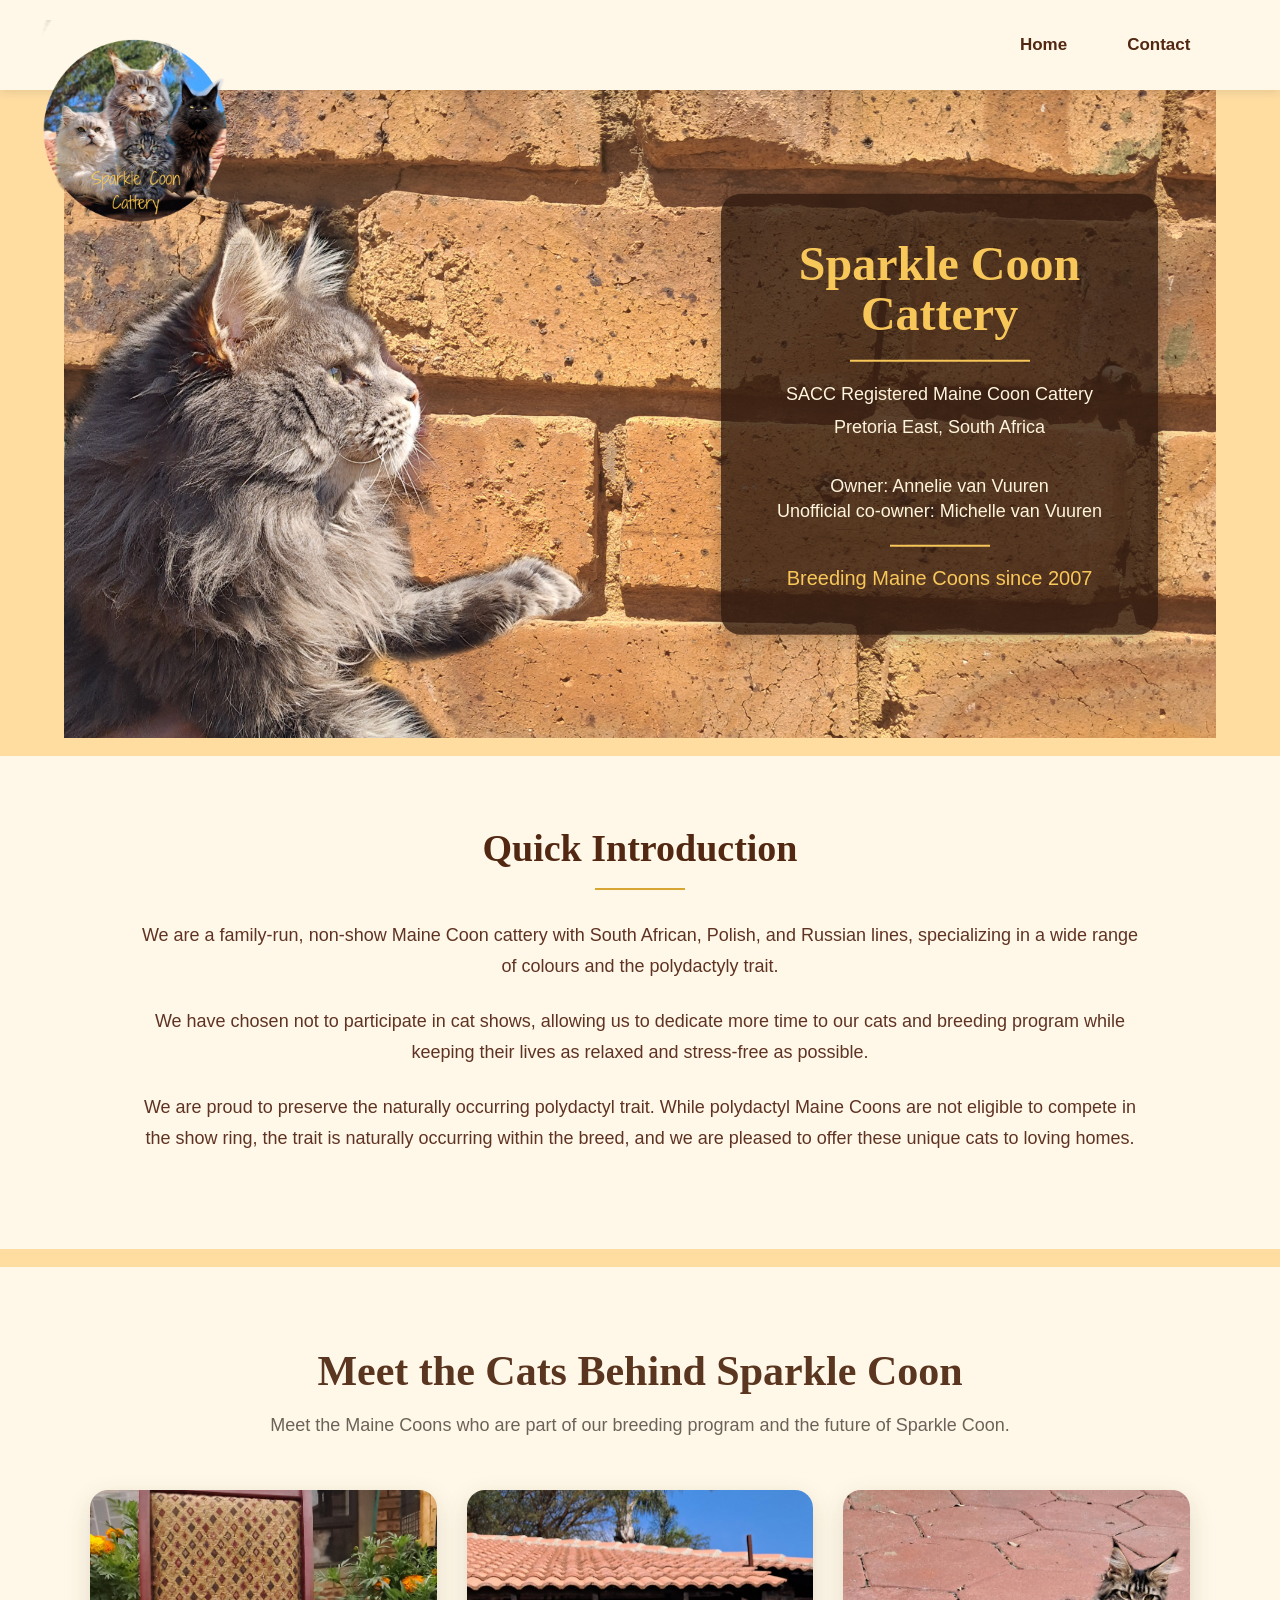
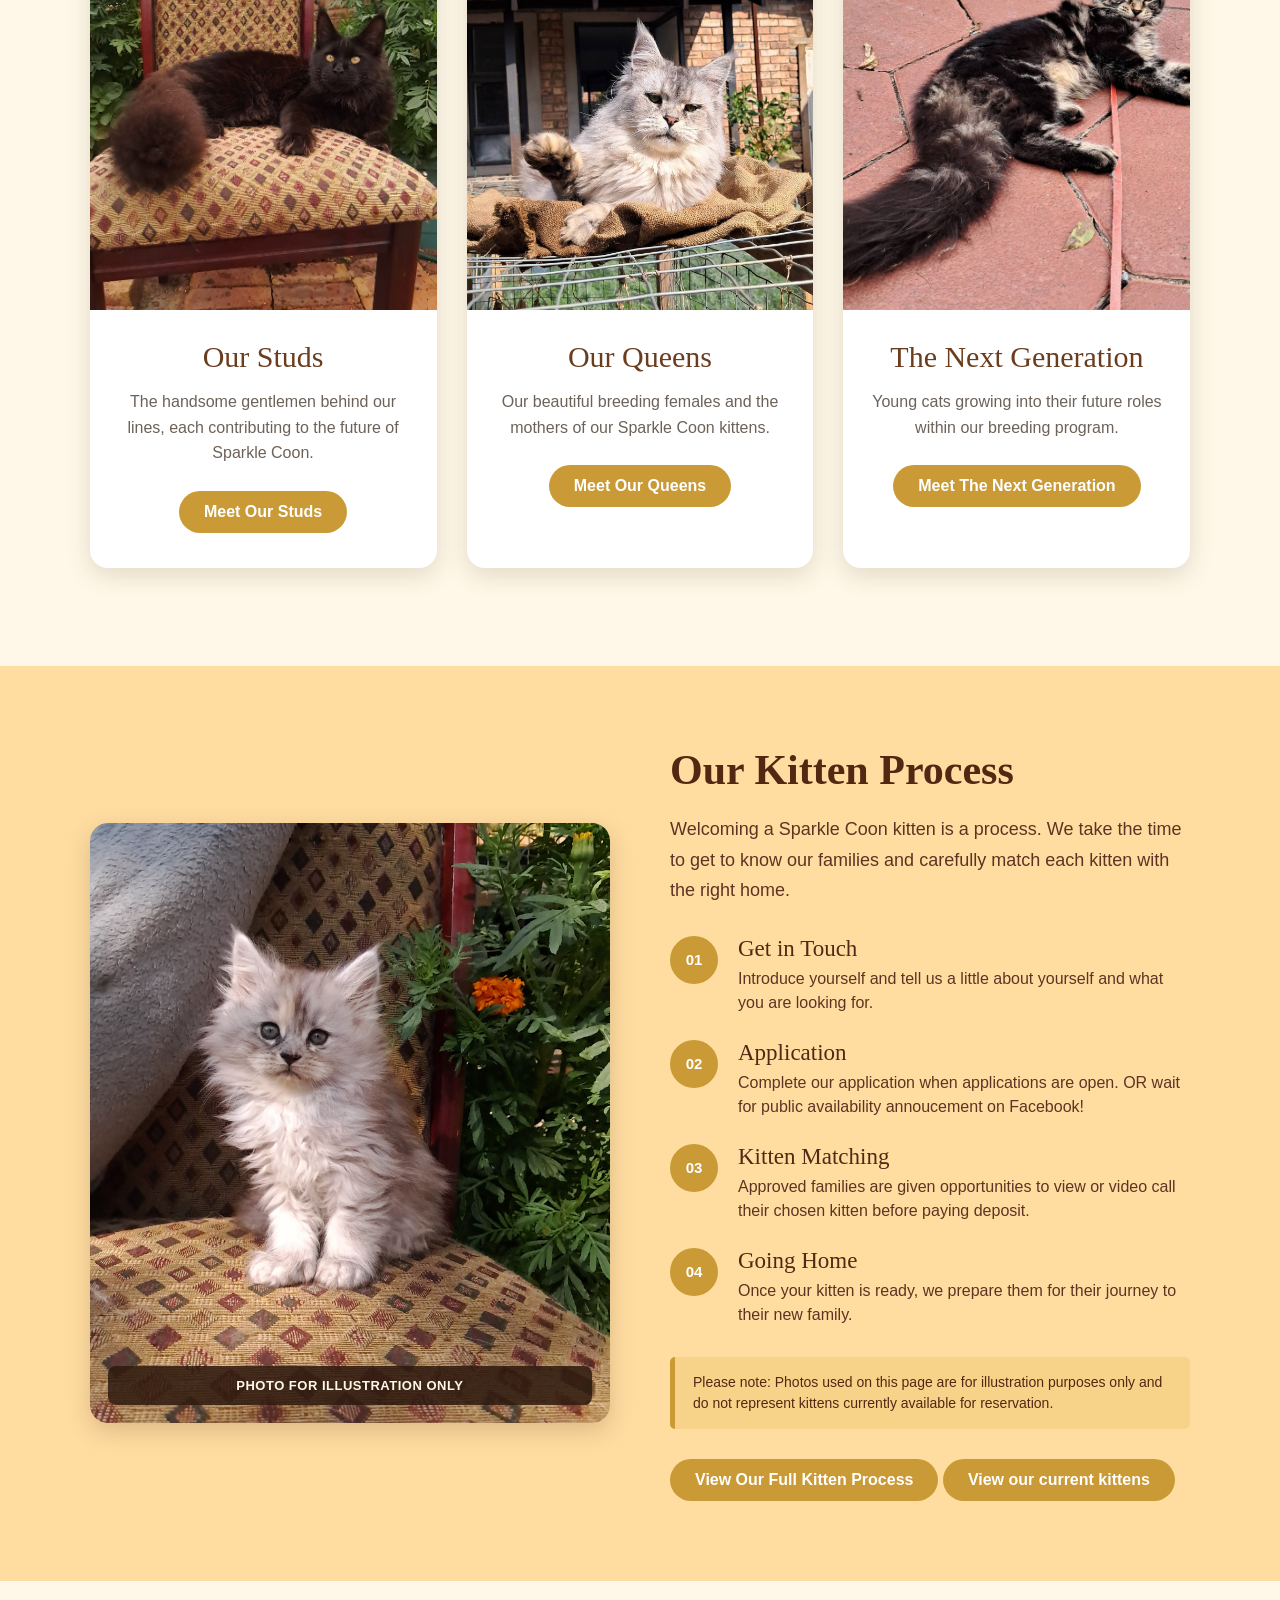
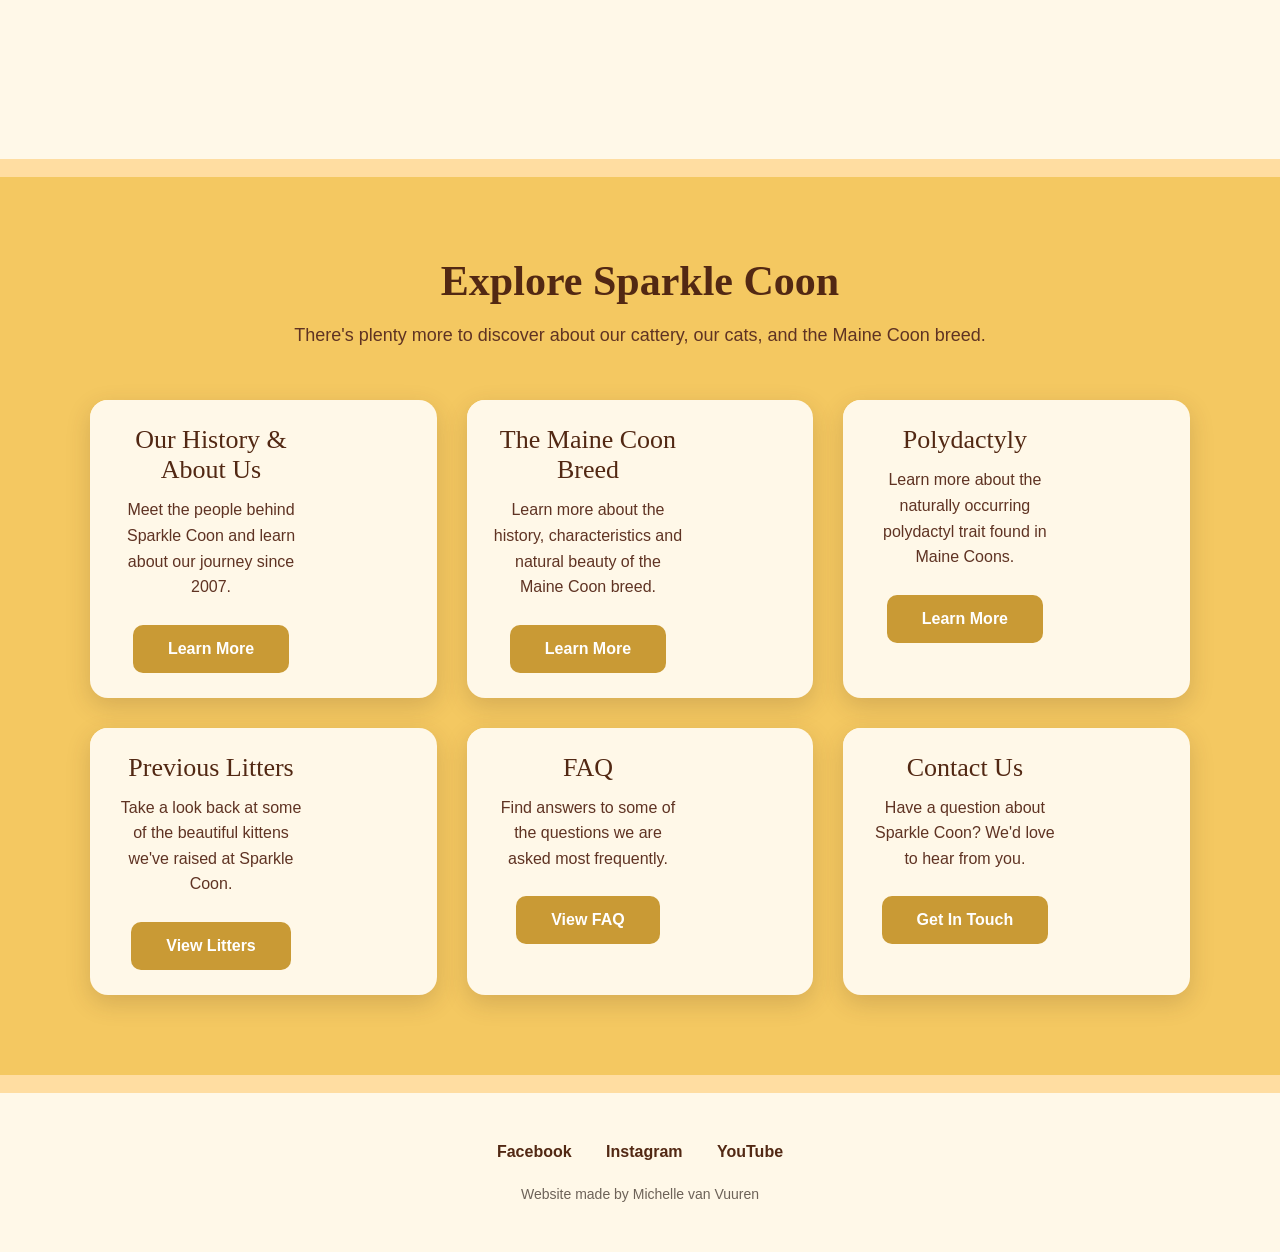
<file: index.html>
<!DOCTYPE html>
<html  lang="en">

<head>
    <meta charset="UTF-8">

    <meta name="viewport" content="width=device-width, initial-scale=1.0">

    <title> Sparkle Coon Cattery </title>
    <link rel="stylesheet" href="style.css">
    
</head>

<body>
    
<header class="site-header">

    <img class="site-logo" src="images/Logo.png" alt="Sparkle Coon Cattery Logo">

    <nav>
        <a href="index.html">Home</a>
        <a href="Contact-us.html">Contact</a>
    </nav>

</header>


<section class="hero">

    <img class="hero-image" src="images/ThunderWelcome.png" alt="Sparkle Coon's Thunder">

    <div class="hero-overlay">

        <h1>Sparkle Coon<br>Cattery</h1>

        <div class="hero-line"></div>

        <p>SACC Registered Maine Coon Cattery</p>

        <p>Pretoria East, South Africa</p>
        <br>
        <p>Owner: Annelie van Vuuren <br>
        Unofficial co-owner: Michelle van Vuuren</p>

        <div class="hero-line small"></div>

        <h3>Breeding Maine Coons since 2007</h3>

    </div>

</section>
<br>
 <section class="about">

    <div class="about-content">

        <h2>Quick Introduction</h2>

        <p>
            We are a family-run, non-show Maine Coon cattery with
            South African, Polish, and Russian lines, specializing
            in a wide range of colours and the polydactyly trait.
        </p>

        <p>
            We have chosen not to participate in cat shows, allowing
            us to dedicate more time to our cats and breeding program
            while keeping their lives as relaxed and stress-free as
            possible.
        </p>

        <p>
            We are proud to preserve the naturally occurring
            polydactyl trait. While polydactyl Maine Coons are not
            eligible to compete in the show ring, the trait is
            naturally occurring within the breed, and we are pleased
            to offer these unique cats to loving homes.
        </p>


    </div>

</section>
<br>

<section class="our-cats">

    <div class="our-cats-heading">
        <h2>Meet the Cats Behind Sparkle Coon</h2>

        <p>
            Meet the Maine Coons who are part of our breeding program
            and the future of Sparkle Coon.
        </p>
    </div>


    <div class="cat-cards">

        <!-- STUDS -->
        <div class="cat-card">

            <div class="cat-image">
                <img src="images/LeeuLeeu.jpg" alt="Sparkle Coon Stud">
            </div>

            <div class="cat-card-content">

                <h3>Our Studs</h3>

                <p>
                    The handsome gentlemen behind our lines,
                    each contributing to the future of Sparkle Coon.
                </p>

                <a href="Studs.html" class="cat-button">
                    Meet Our Studs
                </a>

            </div>

        </div>


        <!-- QUEENS -->
        <div class="cat-card">

            <div class="cat-image">
                <img src="images/Silvy.jpg" alt="Sparkle Coon Queen">
            </div>

            <div class="cat-card-content">

                <h3>Our Queens</h3>

                <p>
                    Our beautiful breeding females and the mothers
                    of our Sparkle Coon kittens.
                </p>

                <a href="queens.html" class="cat-button">
                    Meet Our Queens
                </a>

            </div>

        </div>


        <!-- NEXT GENERATION -->
        <div class="cat-card">

            <div class="cat-image">
                <img src="images/Echonxtgen.jpg" alt="Sparkle Coon Future Breeding Cat">
            </div>

            <div class="cat-card-content">

                <h3>The Next Generation</h3>

                <p>
                    Young cats growing into their future roles
                    within our breeding program.
                </p>

                <a href="Nextgeneration.html" class="cat-button">
                    Meet The Next Generation
                </a>

            </div>

        </div>

    </div>
    <br>
</section>
<section class="kitten-process">

    <div class="kitten-process-content">

        <!-- KITTEN PHOTO -->

        <div class="kitten-process-image">

            <img src="images/BabyMystique.jpg"
                 alt="Maine Coon kitten">

            <div class="kitten-photo-notice">
                PHOTO FOR ILLUSTRATION ONLY
            </div>

        </div>


        <!-- PROCESS INFORMATION -->

        <div class="kitten-process-info">

            <h2>Our Kitten Process</h2>

            <p class="kitten-intro">
                Welcoming a Sparkle Coon kitten is a process.
                We take the time to get to know our families and
                carefully match each kitten with the right home.
            </p>


            <div class="process-step">

                <span class="process-number">01</span>

                <div>
                    <h3>Get in Touch</h3>

                    <p>
                        Introduce yourself and tell us a little
                        about yourself and what you are looking for.
                    </p>
                </div>

            </div>


            <div class="process-step">

                <span class="process-number">02</span>

                <div>
                    <h3>Application</h3>

                    <p>
                        Complete our application when applications
                        are open. OR wait for public availability annoucement on Facebook!
                    </p>
                </div>

            </div>


            <div class="process-step">

                <span class="process-number">03</span>

                <div>
                    <h3>Kitten Matching</h3>

                    <p>
                        Approved families are given opportunities to view or video call their chosen kitten before paying deposit.
                    </p>
                </div>

            </div>


            <div class="process-step">

                <span class="process-number">04</span>

                <div>
                    <h3>Going Home</h3>

                    <p>
                        Once your kitten is ready, we prepare them
                        for their journey to their new family.
                    </p>
                </div>

            </div>


            <p class="kitten-photo-warning">
                Please note: Photos used on this page are for
                illustration purposes only and do not represent
                kittens currently available for reservation.
            </p>


            <a href="Kitten-process.html" class="cat-button">
                View Our Full Kitten Process
            </a>
            <a href="Currentkittens.html" class="cat-button">
                View our current kittens
            </a>

        </div>

    </div>

</section>

  <section class="empty">
        <br>
    </section>
    <br>

    <section class="explore-section">

    <div class="explore-heading">

        <h2>Explore Sparkle Coon</h2>

        <p>
            There's plenty more to discover about our cattery,
            our cats, and the Maine Coon breed.
        </p>

    </div>


    <div class="explore-grid">


        <!-- OUR HISTORY -->

        <div class="explore-card">

            

            <div class="explore-content">

                <h3>Our History &amp; About Us</h3>

                <p>
                    Meet the people behind Sparkle Coon and
                    learn about our journey since 2007.
                </p>

                <a href="Our History.html" class="cat-button">
                    Learn More
                </a>

            </div>

        </div>



        <!-- MAINE COON BREED -->

        <div class="explore-card">

            <div class="explore-content">

                <h3>The Maine Coon Breed</h3>

                <p>
                    Learn more about the history, characteristics
                    and natural beauty of the Maine Coon breed.
                </p>

                <a href="Mainecoon.html" class="cat-button">
                    Learn More
                </a>

            </div>

        </div>



        <!-- POLYDACTYLY -->

        <div class="explore-card">


            <div class="explore-content">

                <h3>Polydactyly</h3>

                <p>
                    Learn more about the naturally occurring
                    polydactyl trait found in Maine Coons.
                </p>

                <a href="Polydactyly.html" class="cat-button">
                    Learn More
                </a>

            </div>

        </div>



        <!-- PREVIOUS LITTERS -->


        <div class="explore-card">

            <div class="explore-content">

                <h3>Previous Litters</h3>

                <p>
                    Take a look back at some of the beautiful
                    kittens we've raised at Sparkle Coon.
                </p>

                <a href="previous-litters.html" class="cat-button">
                    View Litters
                </a>

            </div>

        </div>



        <!-- FAQ -->

        <div class="explore-card">

            <div class="explore-content">

                <h3>FAQ</h3>

                <p>
                    Find answers to some of the questions
                    we are asked most frequently.
                </p>

                <a href="FAQ.html" class="cat-button">
                    View FAQ
                </a>

            </div>

        </div>



        <!-- CONTACT -->

        <div class="explore-card">

            <div class="explore-content">

                <h3>Contact Us</h3>

                <p>
                    Have a question about Sparkle Coon?
                    We'd love to hear from you.
                </p>

                <a href="Contact-us.html" class="cat-button">
                    Get In Touch
                </a>

            </div>

        </div>


    </div>

</section>


    <br>

    <!-- ==============================
     FOOTER
================================= -->

<section class="moreinfo">

    <a href="https://www.facebook.com/Sparklecoon"
       target="_blank">
        Facebook
    </a>

    <a href="https://www.instagram.com/sparklecoon_mainecooncattery/"
       target="_blank">
        Instagram
    </a>

    <a href="https://www.youtube.com/@MaineCoon_SparkleCoon"
       target="_blank">
        YouTube
    </a>

    <p>
        Website made by Michelle van Vuuren
    </p>

</section>
    


    <script src="script.js"></script>
</body>









</html>
</file>
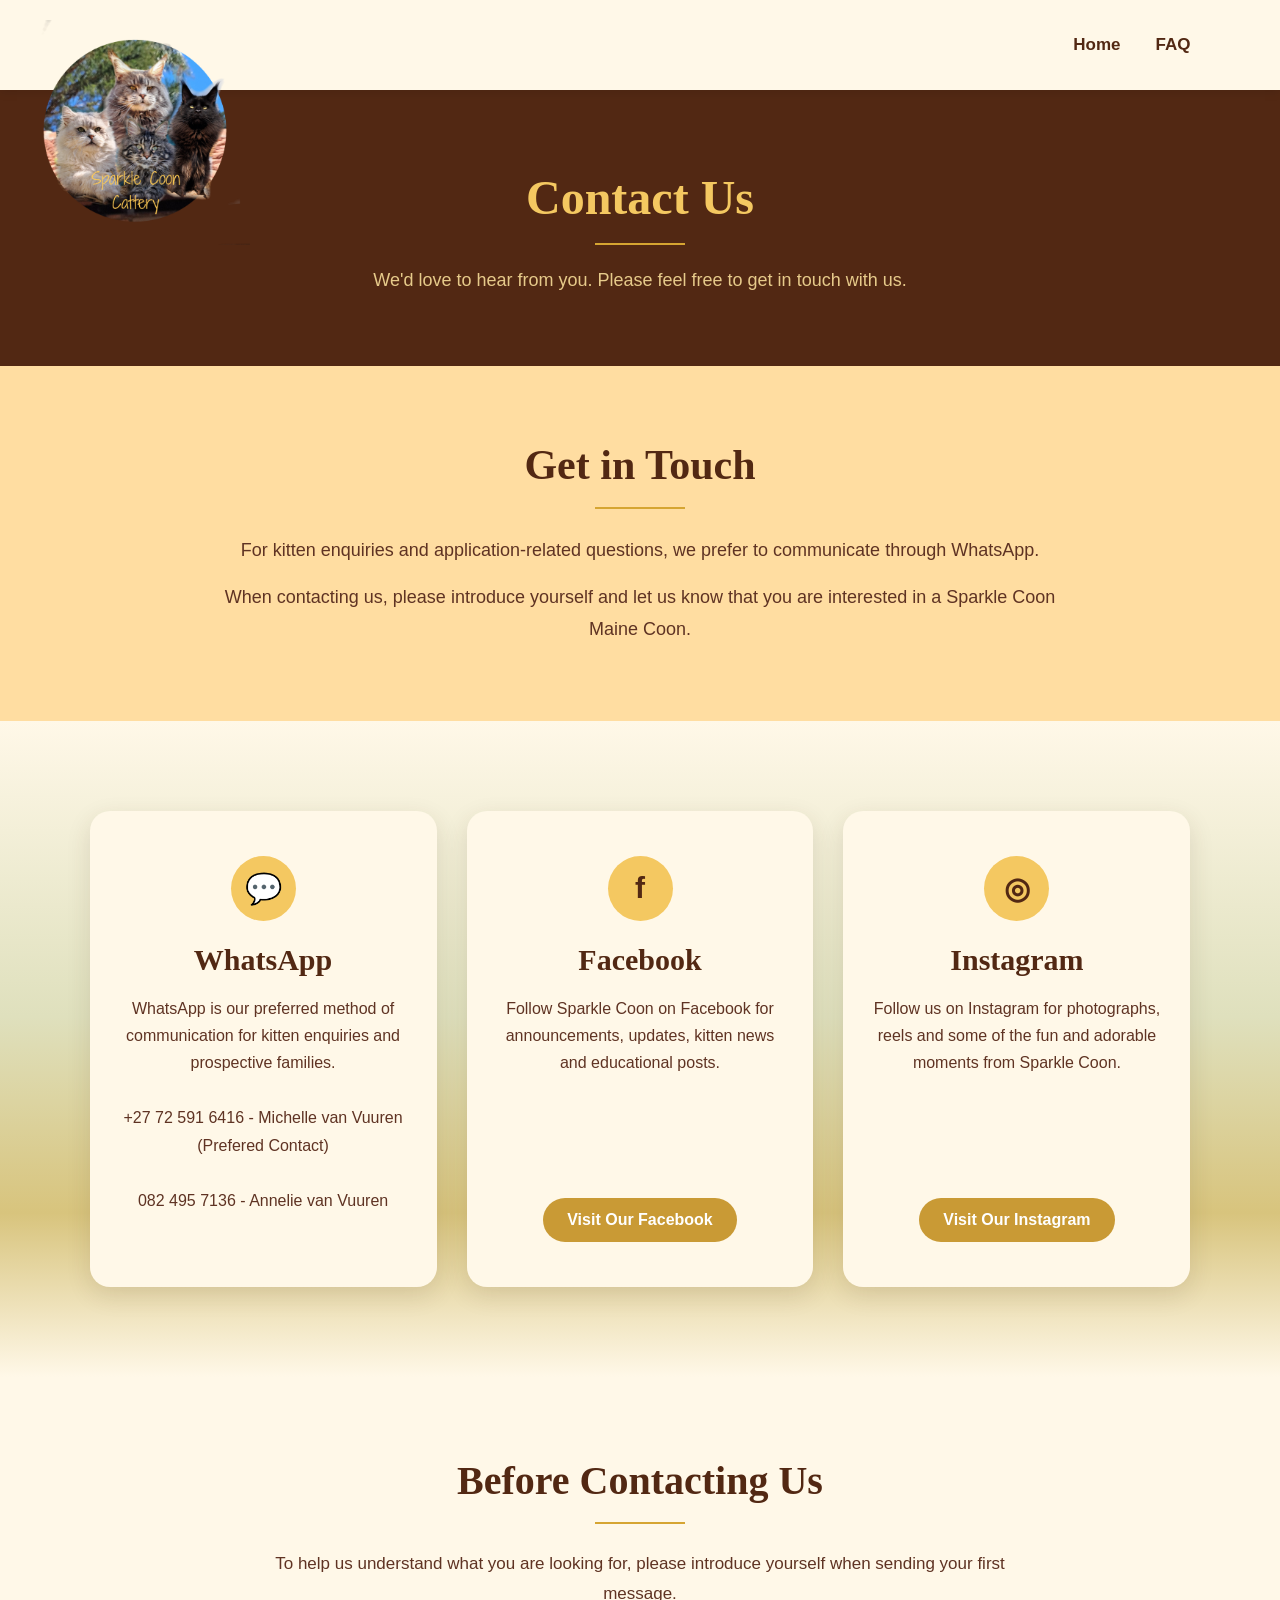
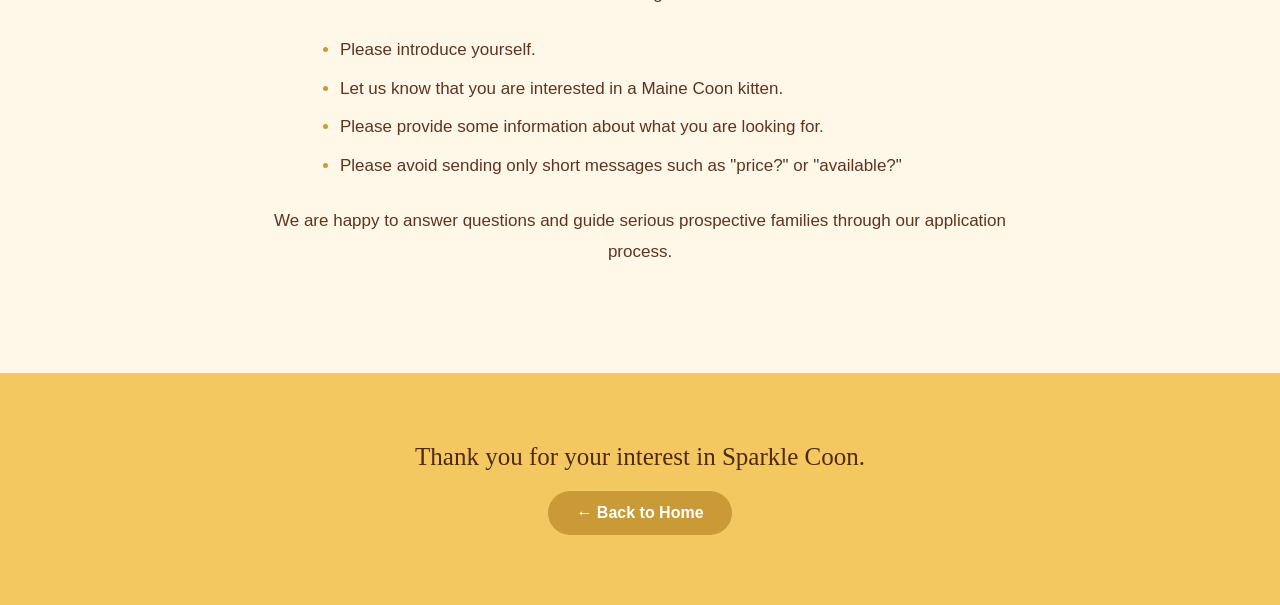
<file: Contact-us.html>
<!DOCTYPE html>
<html lang="en">

<head>

    <meta charset="UTF-8">

    <meta name="viewport" content="width=device-width, initial-scale=1.0">

    <title>Contact Us - Sparkle Coon</title>

    <link rel="stylesheet" href="StyleContact-us.css">

</head>


<body>


<!-- =========================
     HEADER
========================= -->

<header class="site-header">

    <a href="index.html">

        <img
            class="site-logo"
            src="images/Logo.png"
            alt="Sparkle Coon Cattery Logo"
        >

    </a>


    <nav>

        <a href="index.html">Home</a>

        <a href="FAQ.html">FAQ</a>

    </nav>

</header>



<!-- =========================
     PAGE INTRO
========================= -->

<section class="contact-intro">

    <h1>Contact Us</h1>

    <p>
        We'd love to hear from you.
        Please feel free to get in touch with us.
    </p>

</section>



<!-- =========================
     CONTACT INTRODUCTION
========================= -->

<section class="contact-about">

    <h2>Get in Touch</h2>

    <div class="heading-line"></div>

    <p>
        For kitten enquiries and application-related questions,
        we prefer to communicate through WhatsApp.
    </p>

    <p>
        When contacting us, please introduce yourself and let us
        know that you are interested in a Sparkle Coon Maine Coon.
    </p>

</section>



<!-- =========================
     CONTACT OPTIONS
========================= -->

<section class="contact-section">


    <!-- =========================
         WHATSAPP
    ========================== -->

    <div class="contact-card">

        <div class="contact-icon">
            💬
        </div>

        <h2>WhatsApp</h2>

        <p>
            WhatsApp is our preferred method of communication
            for kitten enquiries and prospective families.
        </p>

        <p> +27 72 591 6416 - Michelle van Vuuren (Prefered Contact)</p>
        <p> 082 495 7136 - Annelie van Vuuren </p>
        

    </div>



    <!-- =========================
         FACEBOOK
    ========================== -->

    <div class="contact-card">

        <div class="contact-icon">
            f
        </div>

        <h2>Facebook</h2>

        <p>
            Follow Sparkle Coon on Facebook for announcements,
            updates, kitten news and educational posts.
        </p>

    
        <a href="https://www.facebook.com/Sparklecoon"
        class="contact-button"
       target="_blank">
        
    
            Visit Our Facebook

        </a>

    </div>



    <!-- =========================
         INSTAGRAM
    ========================== -->

    <div class="contact-card">

        <div class="contact-icon">
            ◎
        </div>

        <h2>Instagram</h2>

        <p>
            Follow us on Instagram for photographs, reels and
            some of the fun and adorable moments from Sparkle Coon.
        </p>

        <a
            href="https://www.instagram.com/sparklecoon_mainecooncattery/"
            class="contact-button"
            target="_blank"
        >
            Visit Our Instagram

        </a>

    </div>


</section>



<!-- =========================
     BEFORE CONTACTING US
========================= -->

<section class="contact-note">

    <h2>Before Contacting Us</h2>

    <div class="heading-line"></div>


    <p>
        To help us understand what you are looking for,
        please introduce yourself when sending your first message.
    </p>


    <ul>

        <li>
            Please introduce yourself.
        </li>

        <li>
            Let us know that you are interested in a Maine Coon kitten.
        </li>

        <li>
            Please provide some information about what you are looking for.
        </li>

        <li>
            Please avoid sending only short messages such as
            "price?" or "available?"
        </li>

    </ul>


    <p class="contact-note-bottom">

        We are happy to answer questions and guide serious
        prospective families through our application process.

    </p>

</section>



<!-- =========================
     FOOTER
========================= -->

<section class="contact-footer">

    <p>
        Thank you for your interest in Sparkle Coon.
    </p>

    <a href="index.html" class="cat-button">
        ← Back to Home
    </a>

</section>



</body>

</html>
</file>
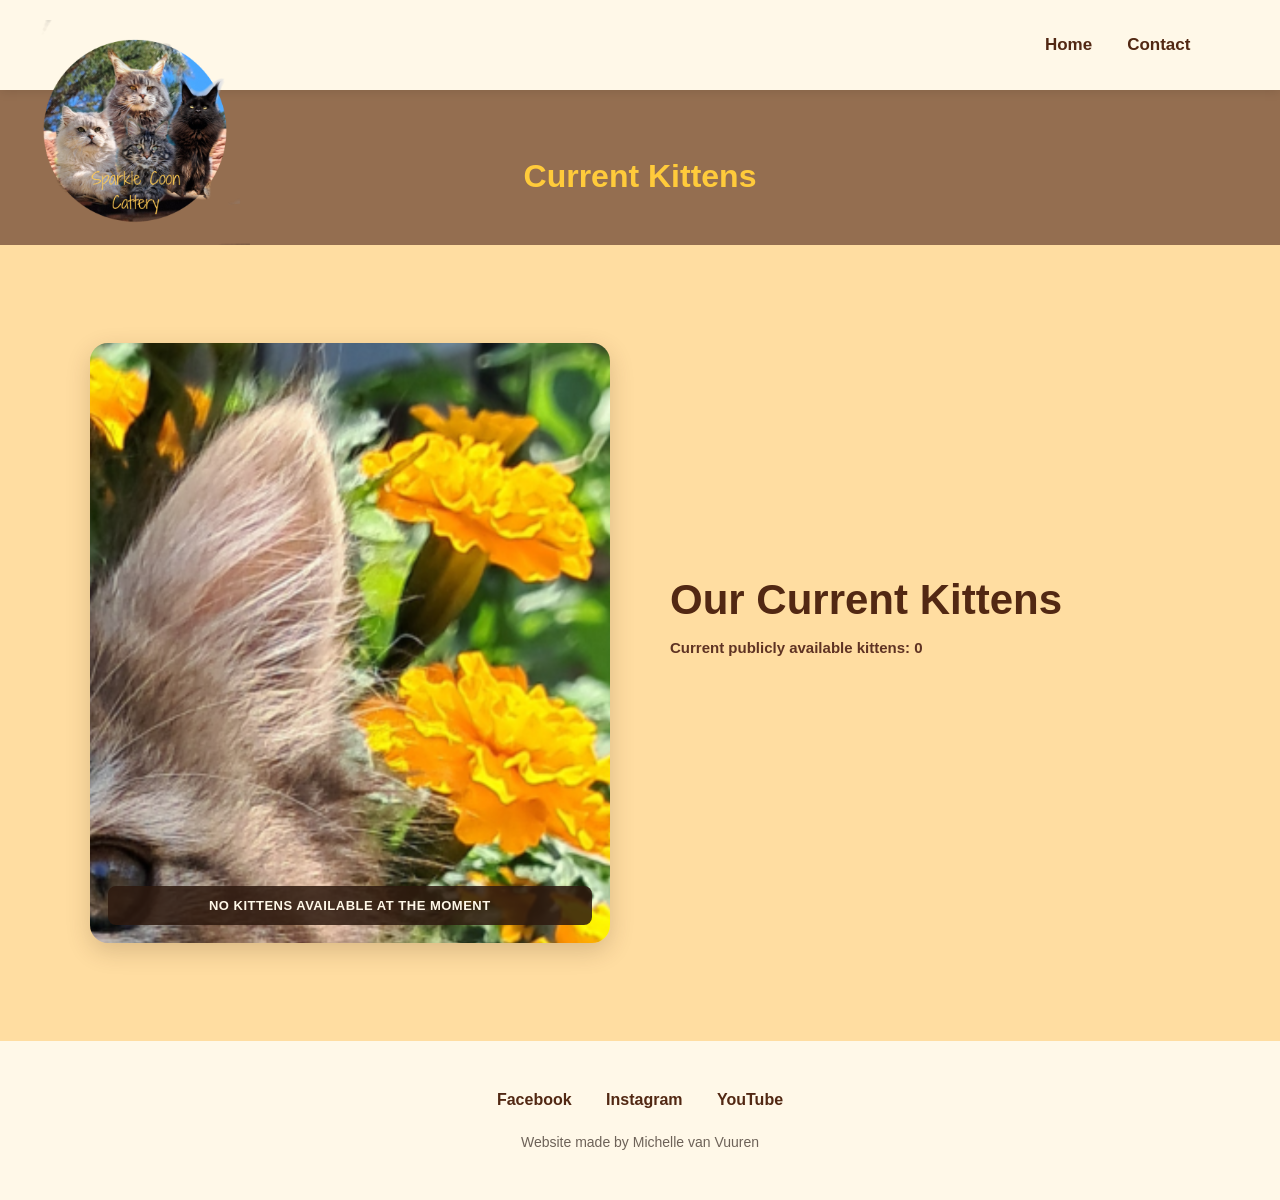
<file: Currentkittens.html>
<!DOCTYPE html>
<html  lang="en">

<head>
    <meta charset="UTF-8">

    <meta name="viewport" content="width=device-width, initial-scale=1.0">

    <title> Sparkle Coon Cattery </title>
    <link rel="stylesheet" href="Currentkittens.css">
    
</head>

<body>
    
<header class="site-header">

    <img class="site-logo" src="images/Logo.png" alt="Sparkle Coon Cattery Logo">

    <nav>
        <a href="index.html">Home</a>
        <a href="Contact-us.html">Contact</a>
    </nav>

</header>

<section class="pagetitle">
    <br>
    <h1> Current Kittens</h1>
    <p> </p>
</section>
<br>

<section class="application-section">

    <div class="application-content">


        <!-- KITTEN PHOTO -->

        <div class="application-image">

            <img src="images/Nokittens.png"
                 alt="Maine Coon kitten">

            <div class="application-photo-notice">

                NO KITTENS AVAILABLE AT THE MOMENT

            </div>

        </div>



        <!-- APPLICATION INFORMATION -->

        <div class="application-info">

            <h2>Our Current Kittens</h2>
            <p><b>Current publicly available kittens: 0</b></p>
            <br>
            <p></p>
</div>
</section>


<br>



<section class="moreinfo">

    <a href="https://www.facebook.com/Sparklecoon"
       target="_blank">
        Facebook
    </a>

    <a href="https://www.instagram.com/sparklecoon_mainecooncattery/"
       target="_blank">
        Instagram
    </a>

    <a href="https://www.youtube.com/@MaineCoon_SparkleCoon"
       target="_blank">
        YouTube
    </a>

    <p>
        Website made by Michelle van Vuuren
    </p>

</section>

</body>

</html>
</file>
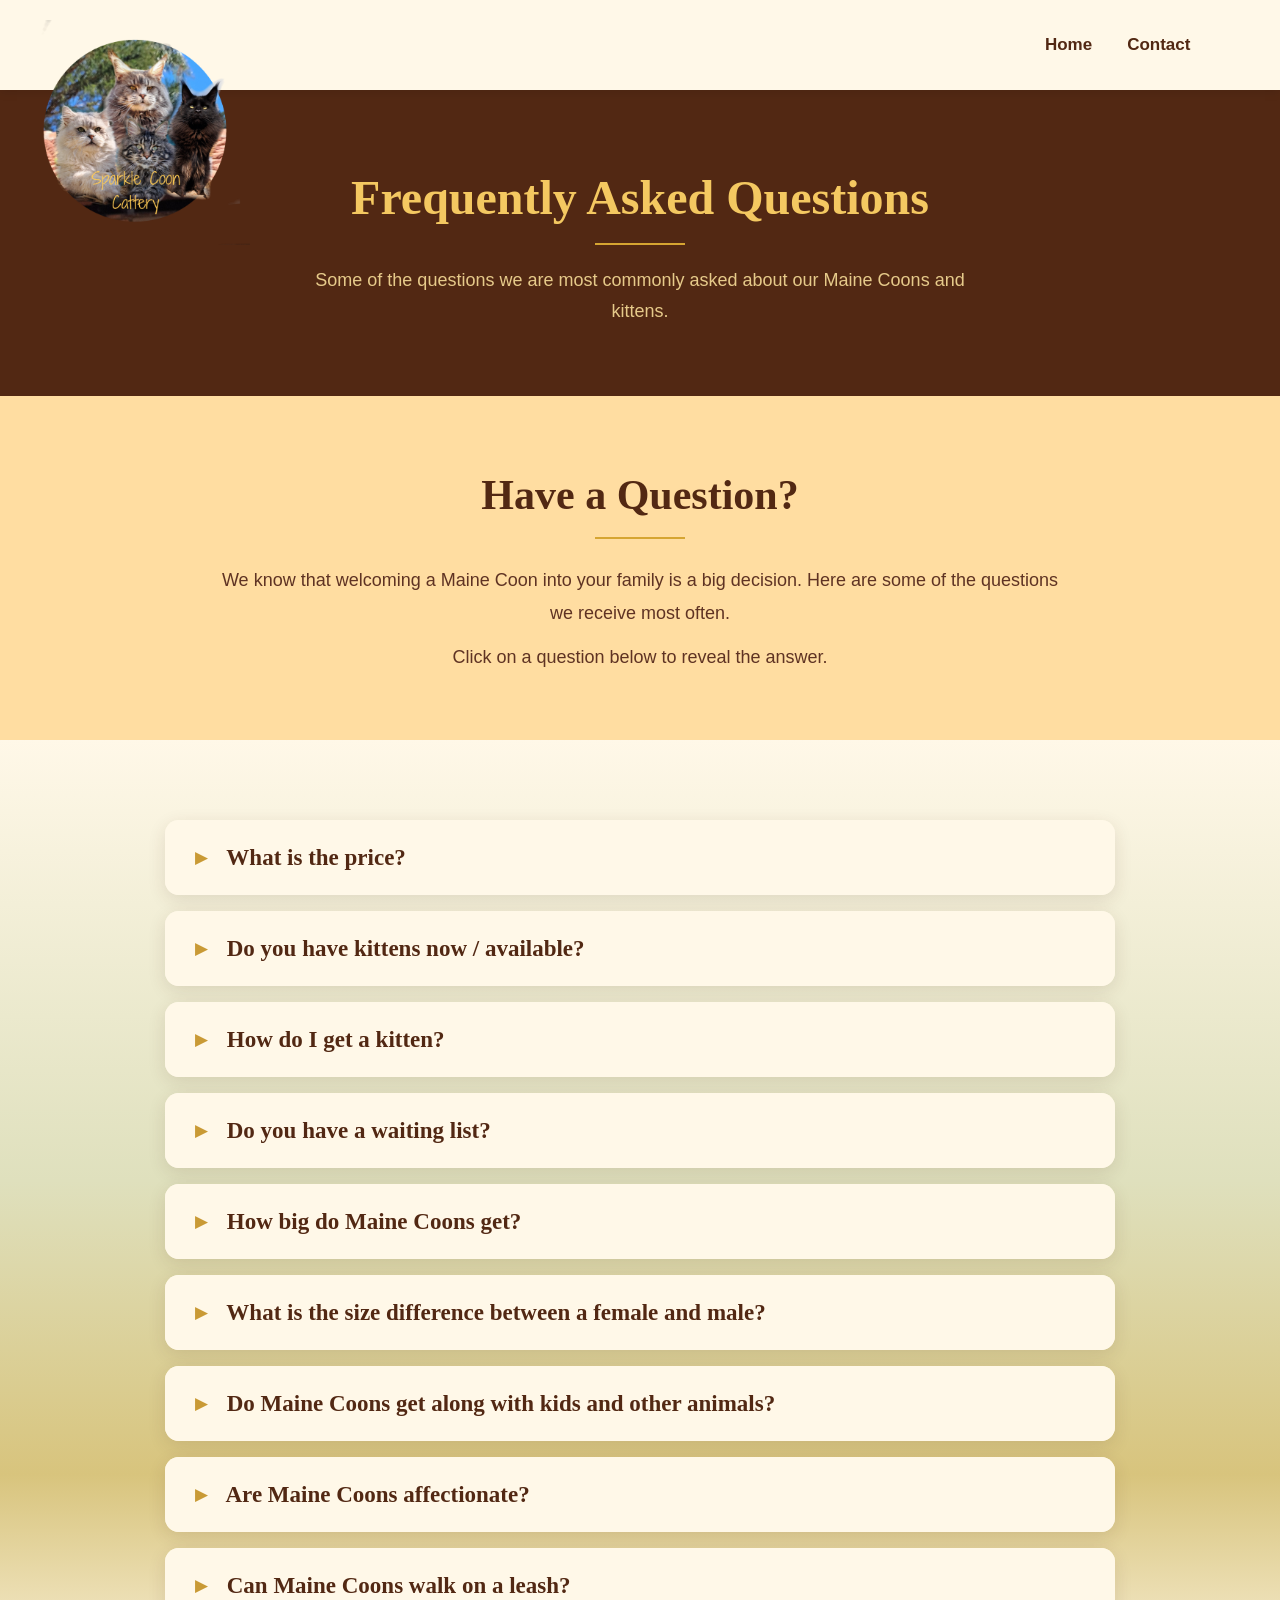
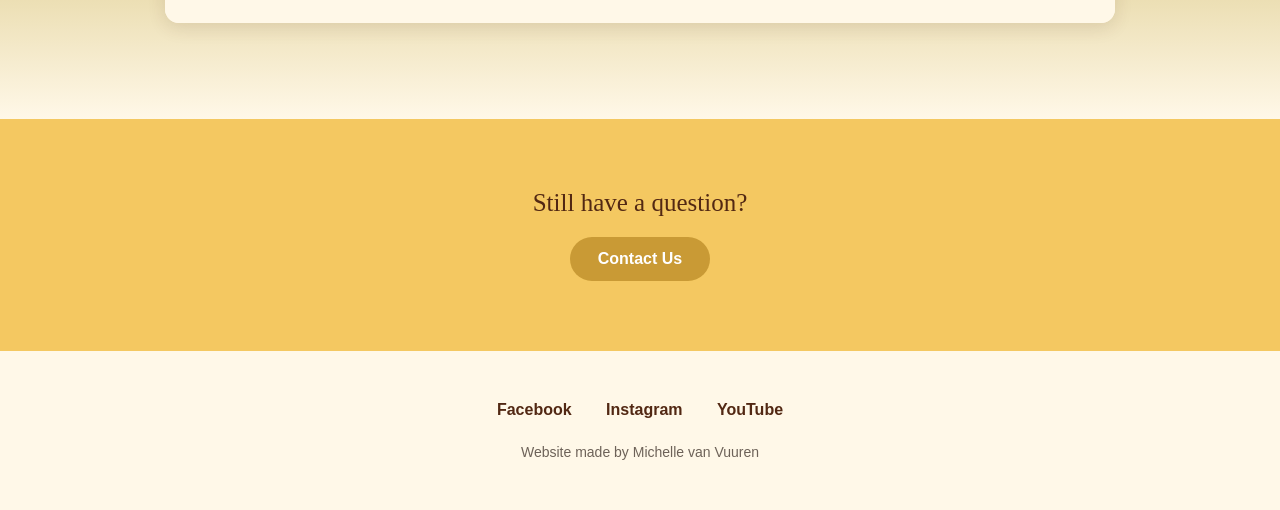
<file: FAQ.html>
<!DOCTYPE html>
<html lang="en">

<head>

    <meta charset="UTF-8">

    <meta name="viewport" content="width=device-width, initial-scale=1.0">

    <title>FAQ - Sparkle Coon</title>

    <link rel="stylesheet" href="StyleFAQ.css">

</head>


<body>


<!-- =========================
     HEADER
========================= -->

<header class="site-header">

    <a href="index.html">

        <img
            class="site-logo"
            src="images/Logo.png"
            alt="Sparkle Coon Cattery Logo"
        >

    </a>


    <nav>

        <a href="index.html">Home</a>

        <a href="Contact-us.html">Contact</a>

    </nav>

</header>



<!-- =========================
     PAGE INTRO
========================= -->

<section class="faq-intro">

    <h1>Frequently Asked Questions</h1>

    <p>
        Some of the questions we are most commonly asked
        about our Maine Coons and kittens.
    </p>

</section>



<!-- =========================
     FAQ INTRODUCTION
========================= -->

<section class="faq-about">

    <h2>Have a Question?</h2>

    <div class="heading-line"></div>

    <p>
        We know that welcoming a Maine Coon into your family
        is a big decision. Here are some of the questions we
        receive most often.
    </p>

    <p>
        Click on a question below to reveal the answer.
    </p>

</section>



<!-- =========================
     FAQ
========================= -->

<section class="faq-section">


    <!-- PRICE -->

    <details class="faq-item">

        <summary>
            What is the price?
        </summary>

        <div class="faq-answer">

            <p>
                Our kitten prices are provided to anyone that contacts us.
                We do not publish our prices publicly on the
                website.
            </p>

        </div>

    </details>



    <!-- AVAILABLE KITTENS -->

    <details class="faq-item">

        <summary>
            Do you have kittens now / available?
        </summary>

        <div class="faq-answer">

            <p>
                Kitten availability changes throughout the
                year. We do not always have kittens available,
                and upcoming litters are not necessarily
                available to everyone.
            </p>

            <p>
                Information about suitable kittens and
                upcoming availability is shared with approved
                applicants.
            </p>

        </div>

    </details>



    <!-- HOW TO GET A KITTEN -->

    <details class="faq-item">

        <summary>
            How do I get a kitten?
        </summary>

        <div class="faq-answer">

            <p>
                Our kitten process begins with an application.
                Please contact us through WhatsApp for more information.
            </p>

            <p>
                Applications are reviewed and suitable
                families are considered when kittens become
                available. We then work with approved families
                to find the right kitten match.
            </p>

            <p>
                We prefer families to meet their kitten
                in person before making their final decision.
                If an in-person visit is not possible, a video
                call is required.
            </p>

        </div>

    </details>



    <!-- WAITING LIST -->

    <details class="faq-item">

        <summary>
            Do you have a waiting list?
        </summary>

        <div class="faq-answer">

            <p>
                We do not use a traditional waiting list.
                Instead, we use an application process.
            </p>

            <p>
                Applications are opened periodically and are
                valid for six months (May be extended upon request). Approved applicants can
                then be contacted when a suitable kitten
                becomes available.
            </p>

        </div>

    </details>



    <!-- SIZE -->

    <details class="faq-item">

        <summary>
            How big do Maine Coons get?
        </summary>

        <div class="faq-answer">

            <p>
                Maine Coons are one of the largest domestic
                cat breeds. Adult cats can vary considerably
                in size, with adults generally weighing around
                4–10 kg depending on the individual cat.
            </p>

            <p>
                Maine Coons are also a slow-maturing breed and
                may continue developing for several years.
            </p>

        </div>

    </details>



    <!-- MALE VS FEMALE -->

    <details class="faq-item">

        <summary>
            What is the size difference between a female and male?
        </summary>

        <div class="faq-answer">

            <p>
                Male Maine Coons are generally larger and
                heavier than females, although there is
                considerable variation between individual cats.
            </p>

            <p>
                A female can still grow into a large Maine Coon,
                while some males may be smaller than expected.
                Size should therefore not be judged by sex alone.
            </p>

        </div>

    </details>



    <!-- CHILDREN AND ANIMALS -->

    <details class="faq-item">

        <summary>
            Do Maine Coons get along with kids and other animals?
        </summary>

        <div class="faq-answer">

            <p>
                Maine Coons are generally known for being
                social and adaptable cats, and many do well
                with children and other animals.
            </p>

            <p>
                However, every cat has its own personality.
                Introductions should always be done gradually
                and with consideration for the individual
                animals involved.
            </p>

        </div>

    </details>



    <!-- AFFECTION -->

    <details class="faq-item">

        <summary>
            Are Maine Coons affectionate?
        </summary>

        <div class="faq-answer">

            <p>
                Yes! Maine Coons are often affectionate and
                enjoy spending time with their families.
            </p>

            <p>
                However, affection can look different from
                cat to cat. Some Maine Coons are very
                people-oriented and enjoy lots of attention,
                while others prefer to stay close to you
                without necessarily sitting on your lap.
            </p>


        </div>

    </details>



    <!-- LEASH -->

    <details class="faq-item">

        <summary>
            Can Maine Coons walk on a leash?
        </summary>

        <div class="faq-answer">

            <p>
                Yes, Maine Coons can be trained to walk on a
                leash. Their intelligence and curious nature
                can make them suitable for leash training.
            </p>

            <p>
                Training should be introduced gradually and
                positively, using a properly fitted harness
                and allowing the cat to become comfortable
                with it first.
            </p>

            <p>
                Not every cat will enjoy leash walking, so it
                is important to follow the individual cat's
                comfort level.
            </p>

        </div>

    </details>


</section>



<!-- =========================
     FOOTER
========================= -->

<section class="faq-footer">

    <p>
        Still have a question?
    </p>

    <a href="Contact-us.html" class="cat-button">
        Contact Us
    </a>

</section>

<section class="moreinfo">

    <a href="https://www.facebook.com/Sparklecoon"
       target="_blank">
        Facebook
    </a>

    <a href="https://www.instagram.com/sparklecoon_mainecooncattery/"
       target="_blank">
        Instagram
    </a>

    <a href="https://www.youtube.com/@MaineCoon_SparkleCoon"
       target="_blank">
        YouTube
    </a>

    <p>
        Website made by Michelle van Vuuren
    </p>

</section>

</body>

</html>
</file>
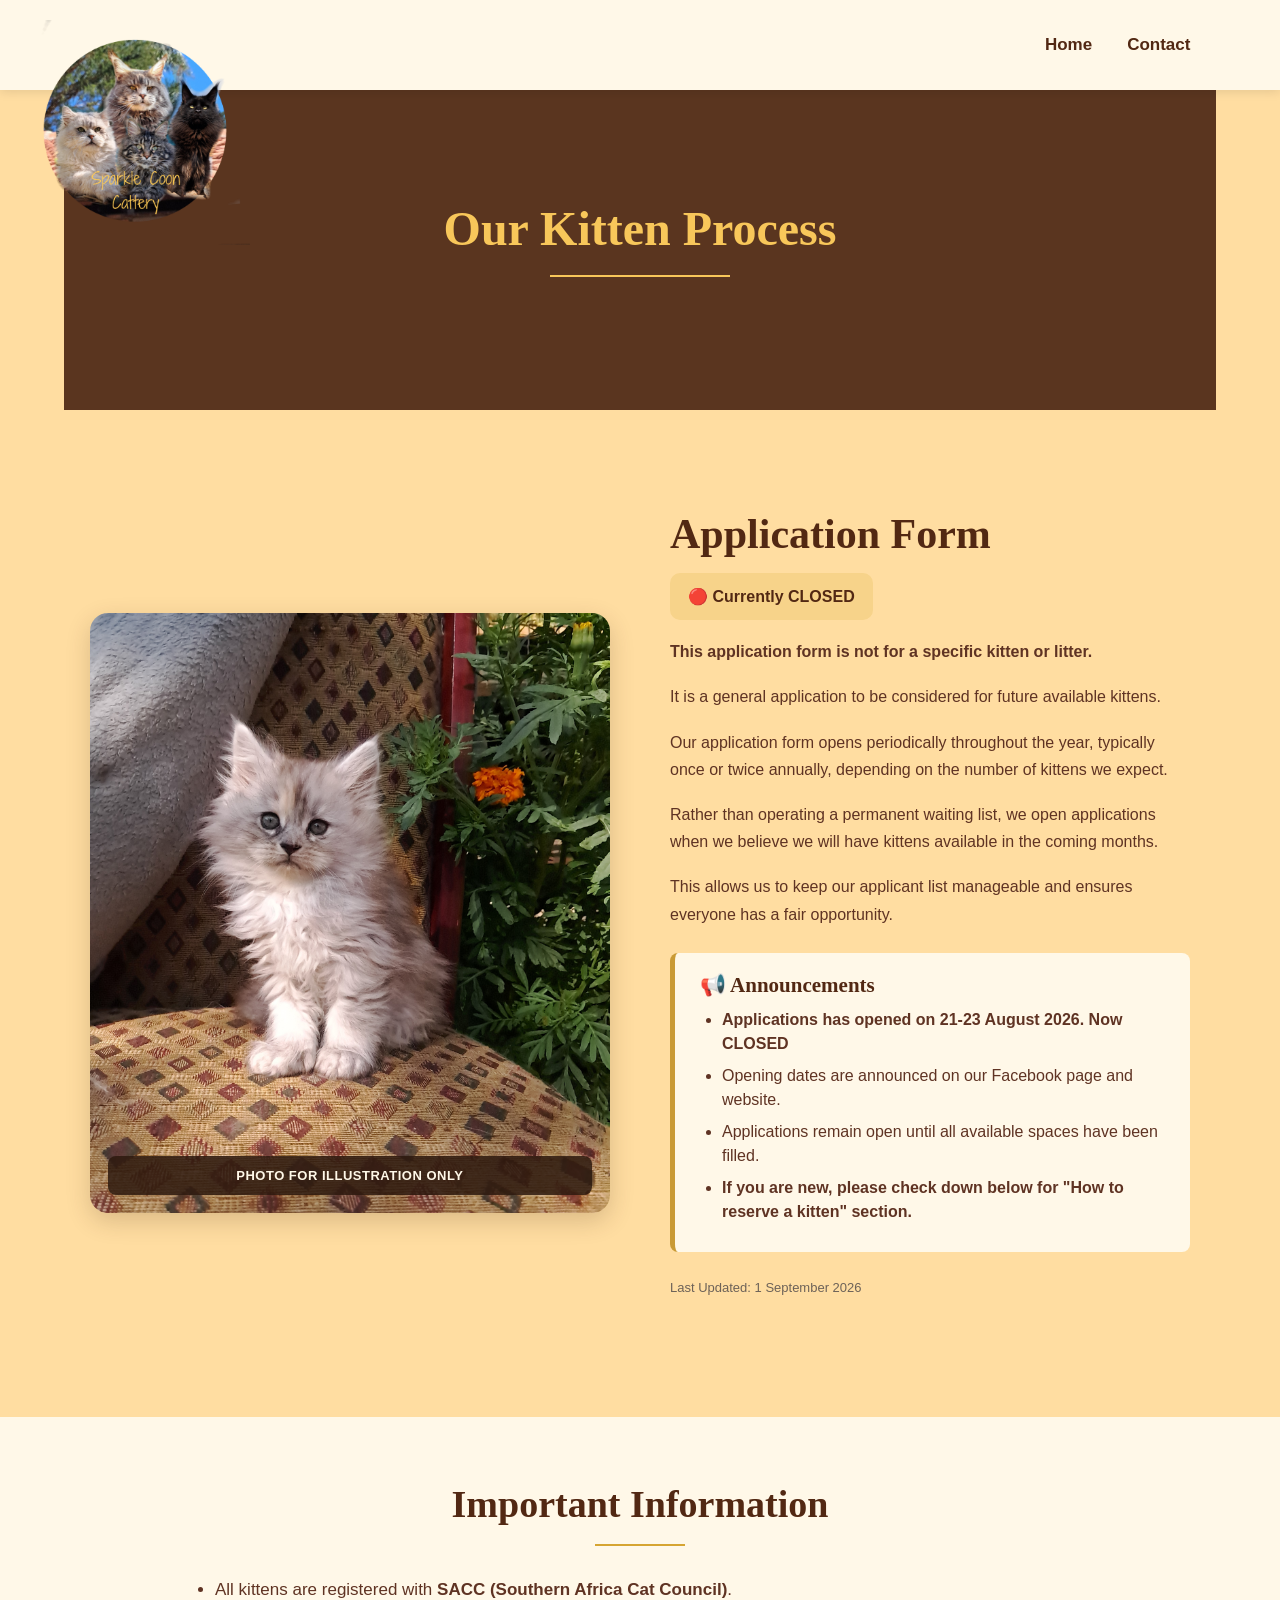
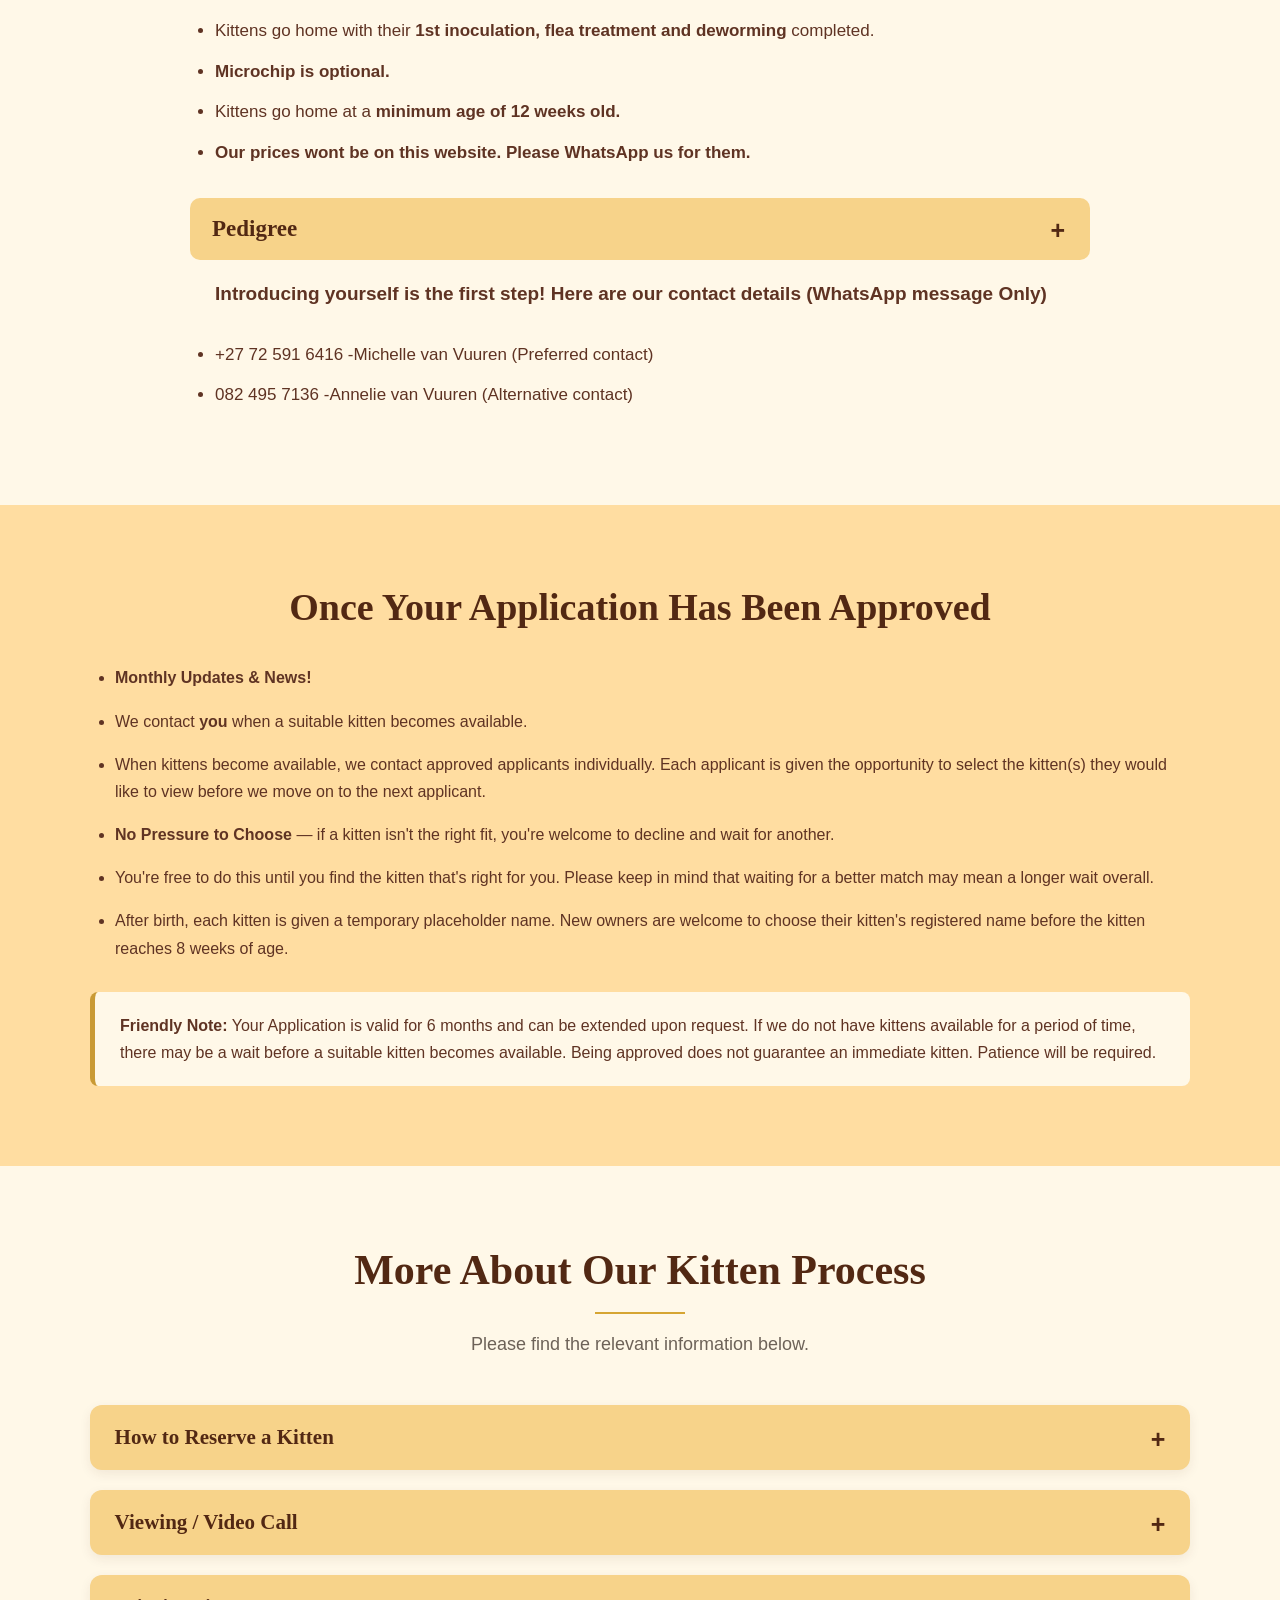
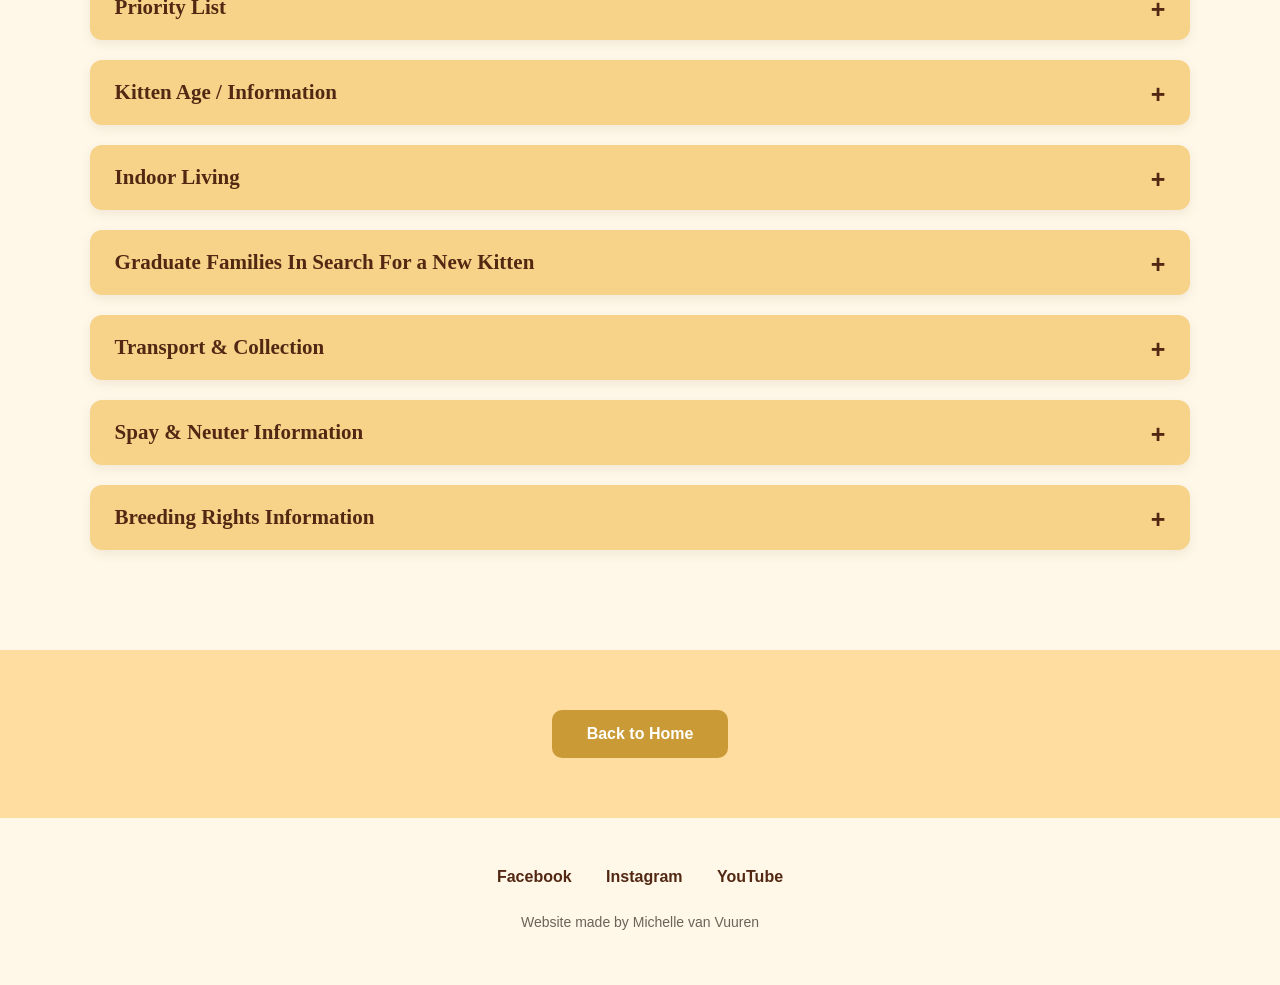
<file: Kitten-process.html>
<!DOCTYPE html>
<html lang="en">

<head>

    <meta charset="UTF-8">

    <meta name="viewport" content="width=device-width, initial-scale=1.0">

    <title>Kitten Process - Sparkle Coon</title>

    <link rel="stylesheet" href="Style-Kitprocess.css">

</head>


<body>


<!-- ==============================
     HEADER
================================= -->

<header class="site-header">

    <img class="site-logo"
         src="images/Logo.png"
         alt="Sparkle Coon Cattery Logo">

    <nav>

        <a href="index.html">Home</a>

        <a href="Contact-us.html">Contact</a>

    </nav>

</header>



<!-- ==============================
     PAGE HERO
================================= -->

<section class="page-hero">

    <div class="page-hero-content">

        <h1>Our Kitten Process</h1>

        <div class="hero-line"></div>

    </div>

</section>



<!-- ==============================
     APPLICATION FORM
================================= -->

<section class="application-section">

    <div class="application-content">


        <!-- KITTEN PHOTO -->

        <div class="application-image">

            <img src="images/BabyMystique.jpg"
                 alt="Maine Coon kitten">

            <div class="application-photo-notice">

                PHOTO FOR ILLUSTRATION ONLY

            </div>

        </div>



        <!-- APPLICATION INFORMATION -->

        <div class="application-info">

            <h2>Application Form</h2>

            <p class="application-status">
                🔴 Currently CLOSED
            </p>


            <p>
                <strong>
                    This application form is not for a specific kitten
                    or litter.
                </strong>
            </p>


            <p>
                It is a general application to be considered for
                future available kittens.
            </p>


            <p>
                Our application form opens periodically throughout
                the year, typically once or twice annually, depending
                on the number of kittens we expect.
            </p>


            <p>
                Rather than operating a permanent waiting list,
                we open applications when we believe we will have
                kittens available in the coming months.
            </p>


            <p>
                This allows us to keep our applicant list manageable
                and ensures everyone has a fair opportunity.
            </p>



            <div class="application-announcement">

                <h3>📢 Announcements</h3>

                <ul>
                    <li> <b> Applications has opened on 21-23 August 2026. Now CLOSED</b></li>
                    <li>
                        Opening dates are announced on our Facebook
                        page and website.
                    </li>

                    <li>
                        Applications remain open until all available
                        spaces have been filled.
                    </li>

                    <li><strong>If you are new, please check down below for "How to reserve a kitten" section.</strong></li>

                </ul>

            </div>


            <p class="last-updated">
                Last Updated: 1 September 2026
            </p>

        </div>

    </div>

</section>



<!-- ==============================
     IMPORTANT INFORMATION
================================= -->

<section class="important-information">

    <div class="important-information-content">

        <h2>Important Information</h2>

        <ul>
            <li>
                All kittens are registered with
                <b>SACC (Southern Africa Cat Council)</b>.
            </li>

            <li>
                Kittens go home with their
                <b>1st inoculation, flea treatment and deworming</b>
                completed.
            </li>

            <li>
                <b>Microchip is optional.</b>
            </li>

            <li>
                Kittens go home at a
                <b>minimum age of 12 weeks old.</b>
            </li>

            <li>
                <strong> Our prices wont be on this website. Please WhatsApp us for them.</strong>
            </li>
        </ul>

        <details class="pedigree-dropdown">

            <summary>Pedigree</summary>

            <div class="pedigree-content">

                <p>
                    Every Sparkle Coon kitten is registered with the
                    South African Cat Council (SACC) and comes with a
                    5-generation pedigree.
                </p>

                <p>
                    On collection day, we will show you your kitten's
                    pedigree as proof of registration and lineage.
                </p>

                <p>
                    The original pedigree certificate will be released
                    once we have received a photograph or scanned copy
                    of your kitten's veterinary booklet, signed by your
                    veterinarian, confirming that your kitten has been
                    spayed or neutered in accordance with our contract.
                </p>

                <p>
                    Please see the
                    <b>Our History / About Us</b> page for information
                    regarding spay &amp; neuter.
                </p>

            </div>

        </details>
        <br>
        <p> <strong> Introducing yourself is the first step! Here are our contact details (WhatsApp message Only)</strong></p>
        <ul>
       <li> +27 72 591 6416 -Michelle van Vuuren (Preferred contact) </li>
       <li>082 495 7136 -Annelie van Vuuren (Alternative contact)</li>
        </ul>
    </div>

</section>



<!-- ==============================
     APPROVED APPLICATION
================================= -->

<section class="approved-section">

    <div class="approved-content">

        <h2>Once Your Application Has Been Approved</h2>


        <ul>

            <li>
                <strong>Monthly Updates &amp; News!</strong>
            </li>


            <li>
                We contact <strong>you</strong> when a suitable kitten
                becomes available.
            </li>


            <li>
                When kittens become available, we contact approved
                applicants individually. Each applicant is given the
                opportunity to select the kitten(s) they would like
                to view before we move on to the next applicant.
            </li>


            <li>
                <strong>No Pressure to Choose</strong> —
                if a kitten isn't the right fit, you're welcome to
                decline and wait for another.
            </li>


            <li>
                You're free to do this until you find the kitten
                that's right for you. Please keep in mind that
                waiting for a better match may mean a longer wait
                overall.
            </li>


            <li>
                After birth, each kitten is given a temporary
                placeholder name. New owners are welcome to choose
                their kitten's registered name before the kitten
                reaches 8 weeks of age.
            </li>

        </ul>


        <div class="friendly-note">

            <strong>Friendly Note:</strong>

            Your Application is valid for 6 months and can be
            extended upon request.

            If we do not have kittens available for a period of time,
            there may be a wait before a suitable kitten becomes
            available.

            Being approved does not guarantee an immediate kitten.
            Patience will be required.

        </div>

    </div>

</section>



<!-- ==============================
     DETAILED INFORMATION
================================= -->

<section class="details-section">

    <div class="section-heading">

        <h2>More About Our Kitten Process</h2>

        <p>
            Please find the relevant information below.
        </p>

    </div>



    <!-- RESERVATION -->

    <details class="process-dropdown">

        <summary>How to Reserve a Kitten</summary>

        <div class="dropdown-content">

            <p>
                There are two ways to welcome a Sparkle Coon kitten
                into your family:
            </p>


            <h3>1. Submit an Application</h3>

            <p>
                Our preferred process is to complete an application
                form.
            </p>

            <p>
                Once approved, you will be contacted when a suitable
                kitten becomes available and given the opportunity
                to view and reserve your kitten before it is
                advertised publicly.
            </p>


            <h3>2. Publicly Available Kittens</h3>

            <p>
                Occasionally, a kitten may become publicly available on our Facebook page,
                if the kitten has not been reserved through our application
                process.
            </p>

            <p>
                These kittens are offered on a first-come,
                first-served basis and can be reserved without
                submitting an application beforehand.
            </p>

            <p>
                In-person viewing or a video call is still mandatory.
            </p>

        </div>

    </details>



    <!-- VIEWING -->

    <details class="process-dropdown">

        <summary>Viewing / Video Call</summary>

        <div class="dropdown-content">

            <p>
                We encourage all families to view their available
                kitten in person whenever possible.
            </p>

            <p>
                If an in-person visit is not feasible, a video call
                is required.
            </p>

            <p>
                Viewings are strictly by appointment only and are
                offered only after you have been given the opportunity
                to view a kitten that has become available for you.
            </p>

            <p>
                We do not offer general cattery visits.
            </p>

            <p>
                To minimise disruption to our cats and family life,
                all viewings take place on weekends only.
            </p>

            <p>
                Whether in person or by video, this gives you the
                opportunity to meet your kitten, see their home
                environment, and meet the rest of our Maine Coons.
            </p>

            <p>
                It also allows us to get to know one another, answer
                any questions, and make sure everyone is comfortable
                before your kitten joins your family.
            </p>

        </div>

    </details>



    <!-- PRIORITY -->

    <details class="process-dropdown">

        <summary>Priority List</summary>

        <div class="dropdown-content">

            <p>
                When kittens become available, they are allocated
                in the following order of priority:
            </p>

            <ol>

                <li>
                    <strong>Our Breeding Program:</strong>
                    We reserve the right to retain any kitten that
                    we feel would benefit our breeding program.
                </li>


                <li>
                    <strong>Registered Breeder Friends:</strong>
                    From time to time, kittens may be placed with
                    trusted, registered breeder friends.
                </li>


                <li>
                    <strong>Graduate Owners:</strong>
                    Families who have previously welcomed a
                    Sparkle Coon kitten into their home are given
                    priority for future kittens.
                </li>


                <li>
                    <strong>Approved Applicants:</strong>
                    Remaining kittens are then offered to approved
                    applicants in accordance with our application
                    process.
                </li>

                <li>
                    <strong>Facebook Availability</strong>
                    If kittens have not found their home with one of our applicants, then they will be advertised as availavle for viewing on our Facebook page.
                    
                    Viewing/Video call is mandatory.

                </li>

            </ol>

        </div>

    </details>



    <!-- KITTEN AGE -->

    <details class="process-dropdown">

        <summary>Kitten Age / Information</summary>

        <div class="dropdown-content">

            <p>
                Our kittens are born and remain with their mother
                in our nursery, where they receive around-the-clock
                care and monitoring.
            </p>


            <h3>4 to 5 Weeks of Age</h3>

            <p>
                Graduate Owners are given the first opportunity to
                view and reserve available kittens.
            </p>


            <h3>5 to 6 Weeks of Age</h3>

            <p>
                If any kittens remain available, they are offered
                to our approved applicants.
            </p>


            <h3>8 Weeks of Age</h3>

            <p>
                This is the latest stage at which new owners should
                submit their kitten's chosen registered name.
            </p>

            <p>
                We then submit the registration application for
                your kitten's SACC 5-generation pedigree.
            </p>


            <h3>9 Weeks of Age</h3>

            <p>
                Kittens attend their first veterinary appointment,
                where they receive their first vaccination, a
                general health examination, and flea treatment.
            </p>


            <h3>12 Weeks of Age</h3>

            <p>
                Provided your kitten is healthy, thriving, and has
                met all developmental milestones, they are ready
                to join their new family.
            </p>

        </div>

    </details>



    <!-- INDOOR -->

    <details class="process-dropdown">

        <summary>Indoor Living</summary>

        <div class="dropdown-content">

            <p>
                We do not require home inspections or photographs
                of your property.
            </p>

            <p>
                However, we do ask that all Sparkle Coon kittens
                are provided with a safe, roam-free home.
            </p>

            <p>
                This means your Maine Coon should be kept indoors
                and only allowed outside if they have access to a
                fully enclosed, escape-proof garden or a secure
                catio.
            </p>

            <p>
                Keeping your Maine Coon safe from traffic,
                predators, disease, theft, and other outdoor hazards
                helps ensure they live a long, healthy, and happy
                life.
            </p>

        </div>

    </details>



    <!-- GRADUATES -->

    <details class="process-dropdown">

        <summary>Graduate Families In Search For a New Kitten</summary>

        <div class="dropdown-content">

            <p>
                Already have a Sparkle Coon and would like another
                kitten?
            </p>

            <p>
                We would love to welcome you back!
            </p>

            <p>
                If you are interested in adding another Sparkle Coon
                kitten to your family, please contact
                Annelie van Vuuren and provide:
            </p>

            <ul>

                <li>
                    Recent photos and/or an update on your
                    Sparkle Coon Maine Coon.
                </li>

                <li>
                    Proof that your cat has been spayed or neutered
                    (mandatory).
                </li>

            </ul>


            <h3>Contact Details</h3>

            <p>
                <strong>Annelie van Vuuren</strong>
            </p>

            <p>
                082 495 7136 (WhatsApp preferred)
            </p>


            <p>
                Once we have received the required information and
                everything is in order, you will be added to our
                Sparkle Coon Family List.
            </p>

            <p>
                This list is reserved exclusively for previous
                Sparkle Coon owners and gives graduate families
                priority when future kittens become available.
            </p>

        </div>

    </details>



    <!-- TRANSPORT -->

    <details class="process-dropdown">

        <summary>Transport &amp; Collection</summary>

        <div class="dropdown-content">

            <p>
                We prefer that owners collect their kitten in person,
                as this allows for a smooth handover and gives you
                the opportunity to meet your kitten before taking
                them home.
            </p>

            <p>
                If collecting your kitten in person is not possible,
                we are happy for our kittens to travel with a trusted
                pet courier service.
            </p>

            <p>
                The owner is responsible for researching, selecting,
                booking, and paying the transport company directly.
            </p>

            <p>
                Please note that additional costs may apply to
                prepare your kitten for travel.
            </p>

            <p>
                These may include veterinary requirements, health
                documentation, or any other requirements specified
                by the transport company.
            </p>

            <p>
                These costs are the responsibility of the owner.
            </p>

            <p>
                We kindly ask that you research the transport process,
                courier company, and associated costs before
                contacting us about a kitten.
            </p>

        </div>

    </details>



    <!-- SPAY -->

    <details class="process-dropdown">

        <summary>Spay &amp; Neuter Information</summary>

        <div class="dropdown-content">

            <p>
                All Sparkle Coon kittens are sold as pet-only and
                must be spayed or neutered by their owner.
            </p>

            <p>
                We do not practice Early Spay and Neuter (ESN),
                as we believe it is in the best interests of our
                kittens to be sterilised at a more appropriate age
                to support their growth and development.
            </p>

            <p>
                Our sterilisation requirements are as follows:
            </p>

            <ul>

                <li>
                    Females: Between 6 and 8 months of age.
                </li>

                <li>
                    Males: From 6 months up to 12 months of age.
                </li>

            </ul>

            <p>
                Once your kitten has been sterilised, please send us
                a photograph or scanned copy of your kitten's
                veterinary booklet, signed by your veterinarian,
                as proof of sterilisation.
            </p>

            <p>
                Once this has been received, your kitten's SACC
                5-generation pedigree will be released to you.
            </p>

        </div>

    </details>



    <!-- BREEDING RIGHTS -->

    <details class="process-dropdown">

        <summary>Breeding Rights Information</summary>

        <div class="dropdown-content">

            <p>
                All Sparkle Coon kittens are sold as pet-only.
                Breeding rights are not routinely offered and will
                only be considered under specific circumstances.
            </p>

            <p><b>
                To be considered for breeding rights, the following
                requirements must be met:
            </p></b>

            <ol>

                <li>
                    You must be a registered breeder with a
                    recognised cat registry.
                </li>

                <li>
                    You must already have an established breeding
                    pair. We do not provide breeding pairs to new
                    or beginner breeders.
                </li>

                <li>
                    You must meet us in person before any decision
                    is made.
                </li>

            </ol>

            <p>
                We are always happy to answer questions and share
                our knowledge with new breeders.
            </p>

            <p>
                However, we believe it is important to gain
                experience and establish a breeding program before
                introducing Sparkle Coon lines.
            </p>

            <p><b>
                Please note that meeting these requirements does
                not guarantee that breeding rights will be granted.
                We reserve the right to decline any breeding enquiry
                at our sole discretion.
            </p></b>

        </div>

    </details>

</section>



<!-- ==============================
     BACK TO HOME
================================= -->

<section class="bottom-navigation">

    <a href="index.html" class="cat-button">
        Back to Home
    </a>

</section>



<!-- ==============================
     FOOTER
================================= -->

<section class="moreinfo">

    <a href="https://www.facebook.com/Sparklecoon"
       target="_blank">
        Facebook
    </a>

    <a href="https://www.instagram.com/sparklecoon_mainecooncattery/"
       target="_blank">
        Instagram
    </a>

    <a href="https://www.youtube.com/@MaineCoon_SparkleCoon"
       target="_blank">
        YouTube
    </a>

    <p>
        Website made by Michelle van Vuuren
    </p>

</section>


</body>

</html>
</file>
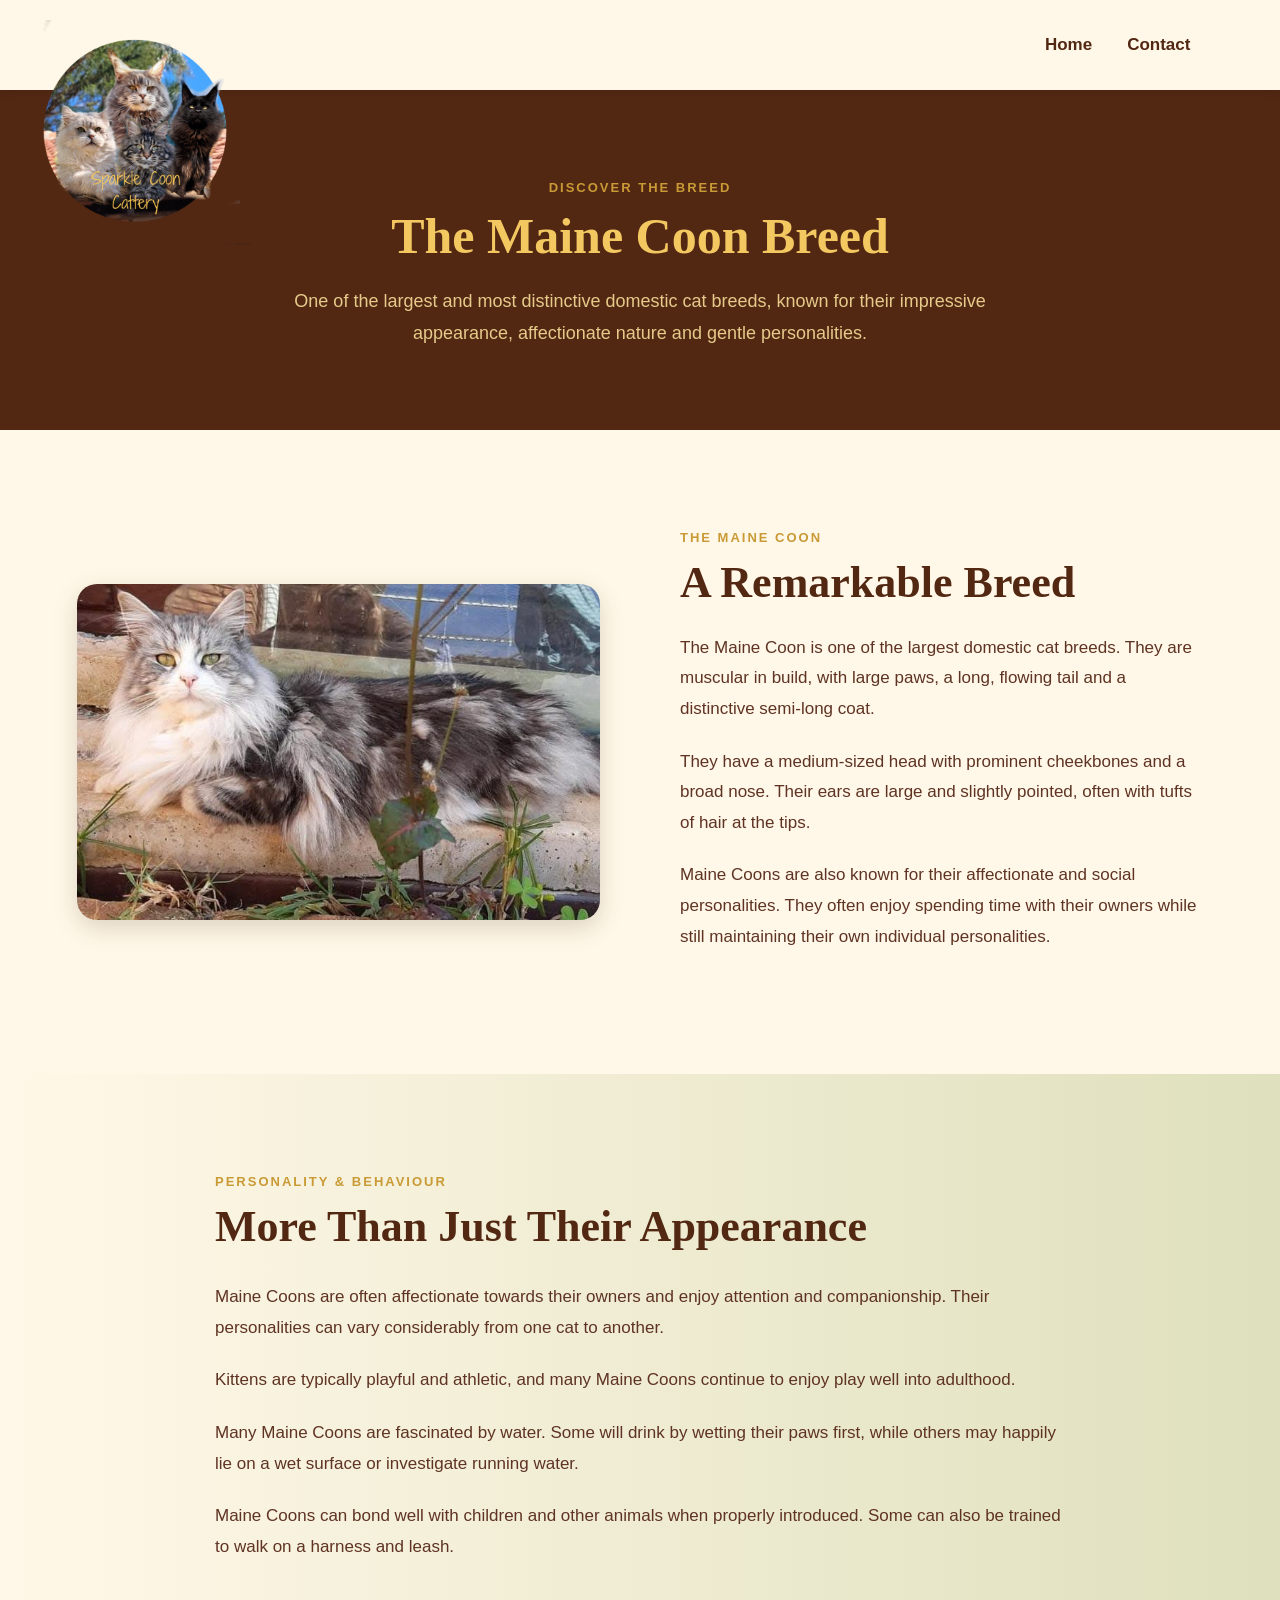
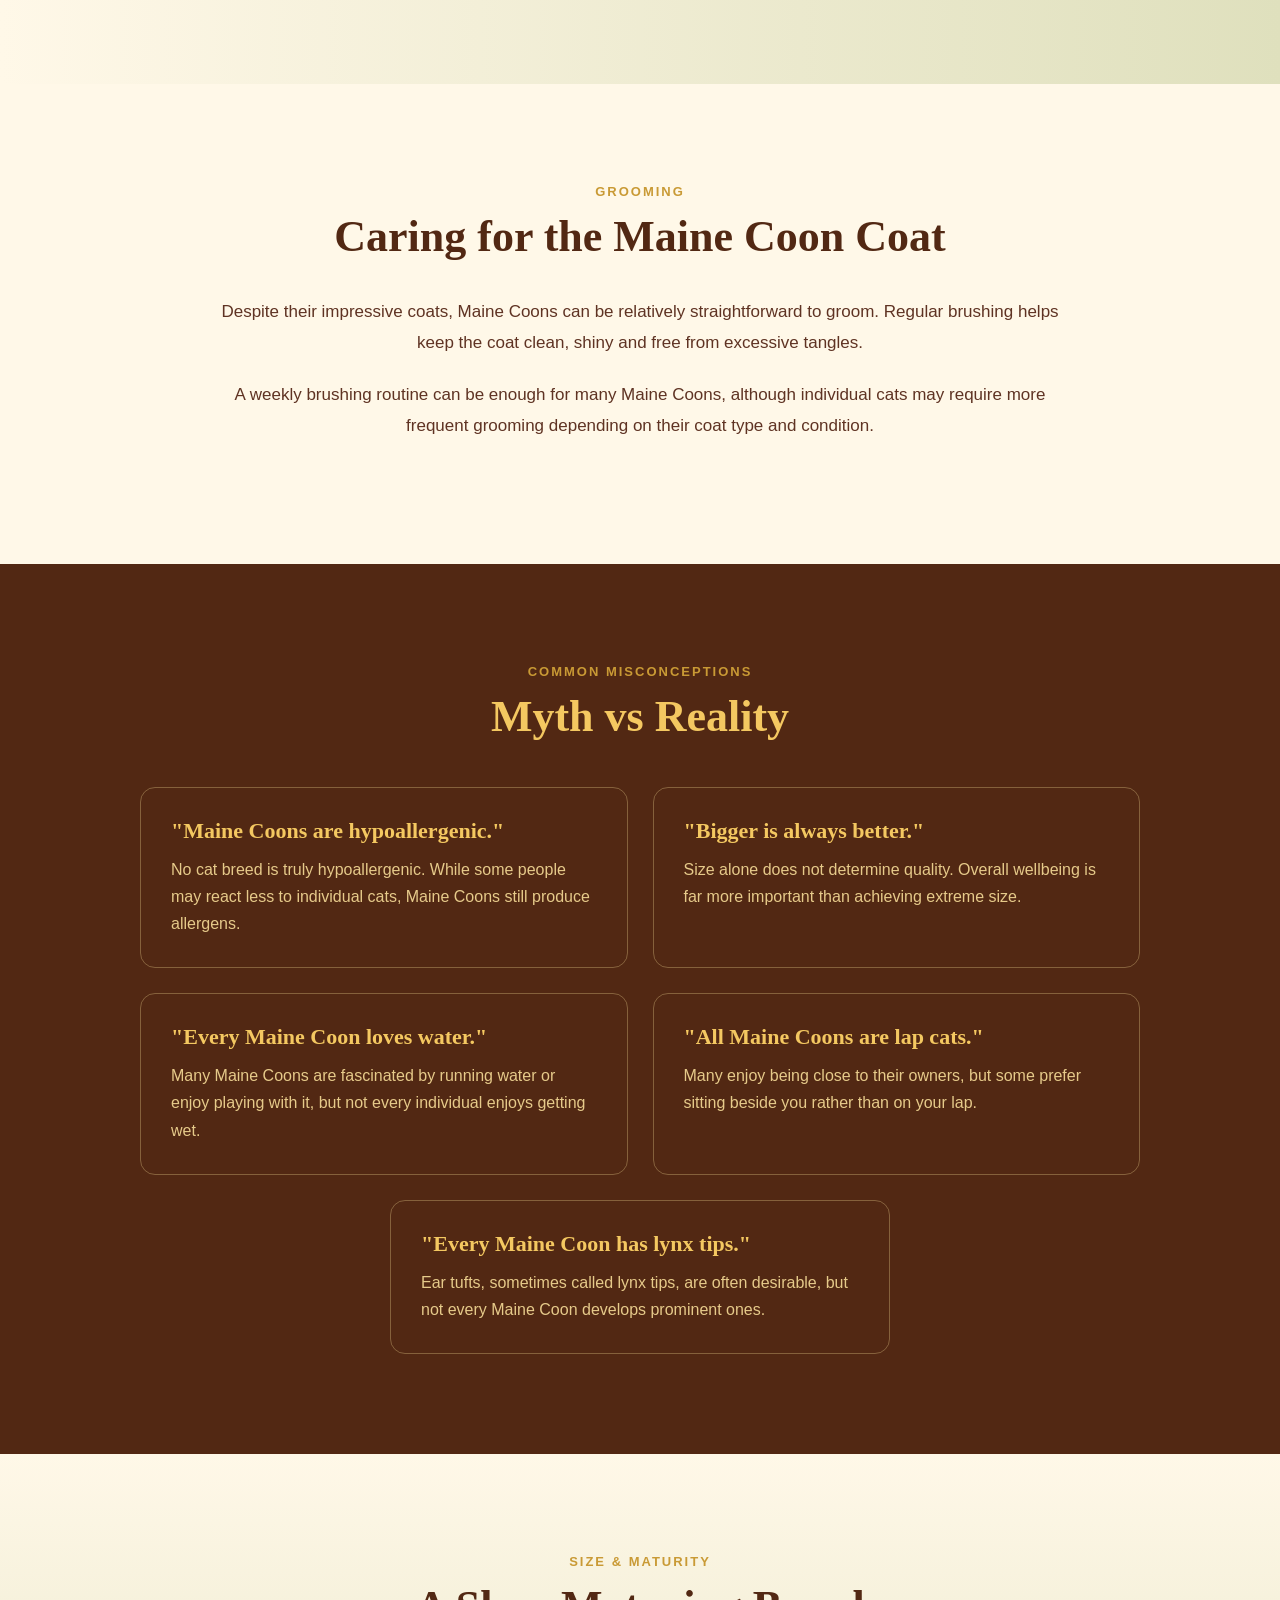
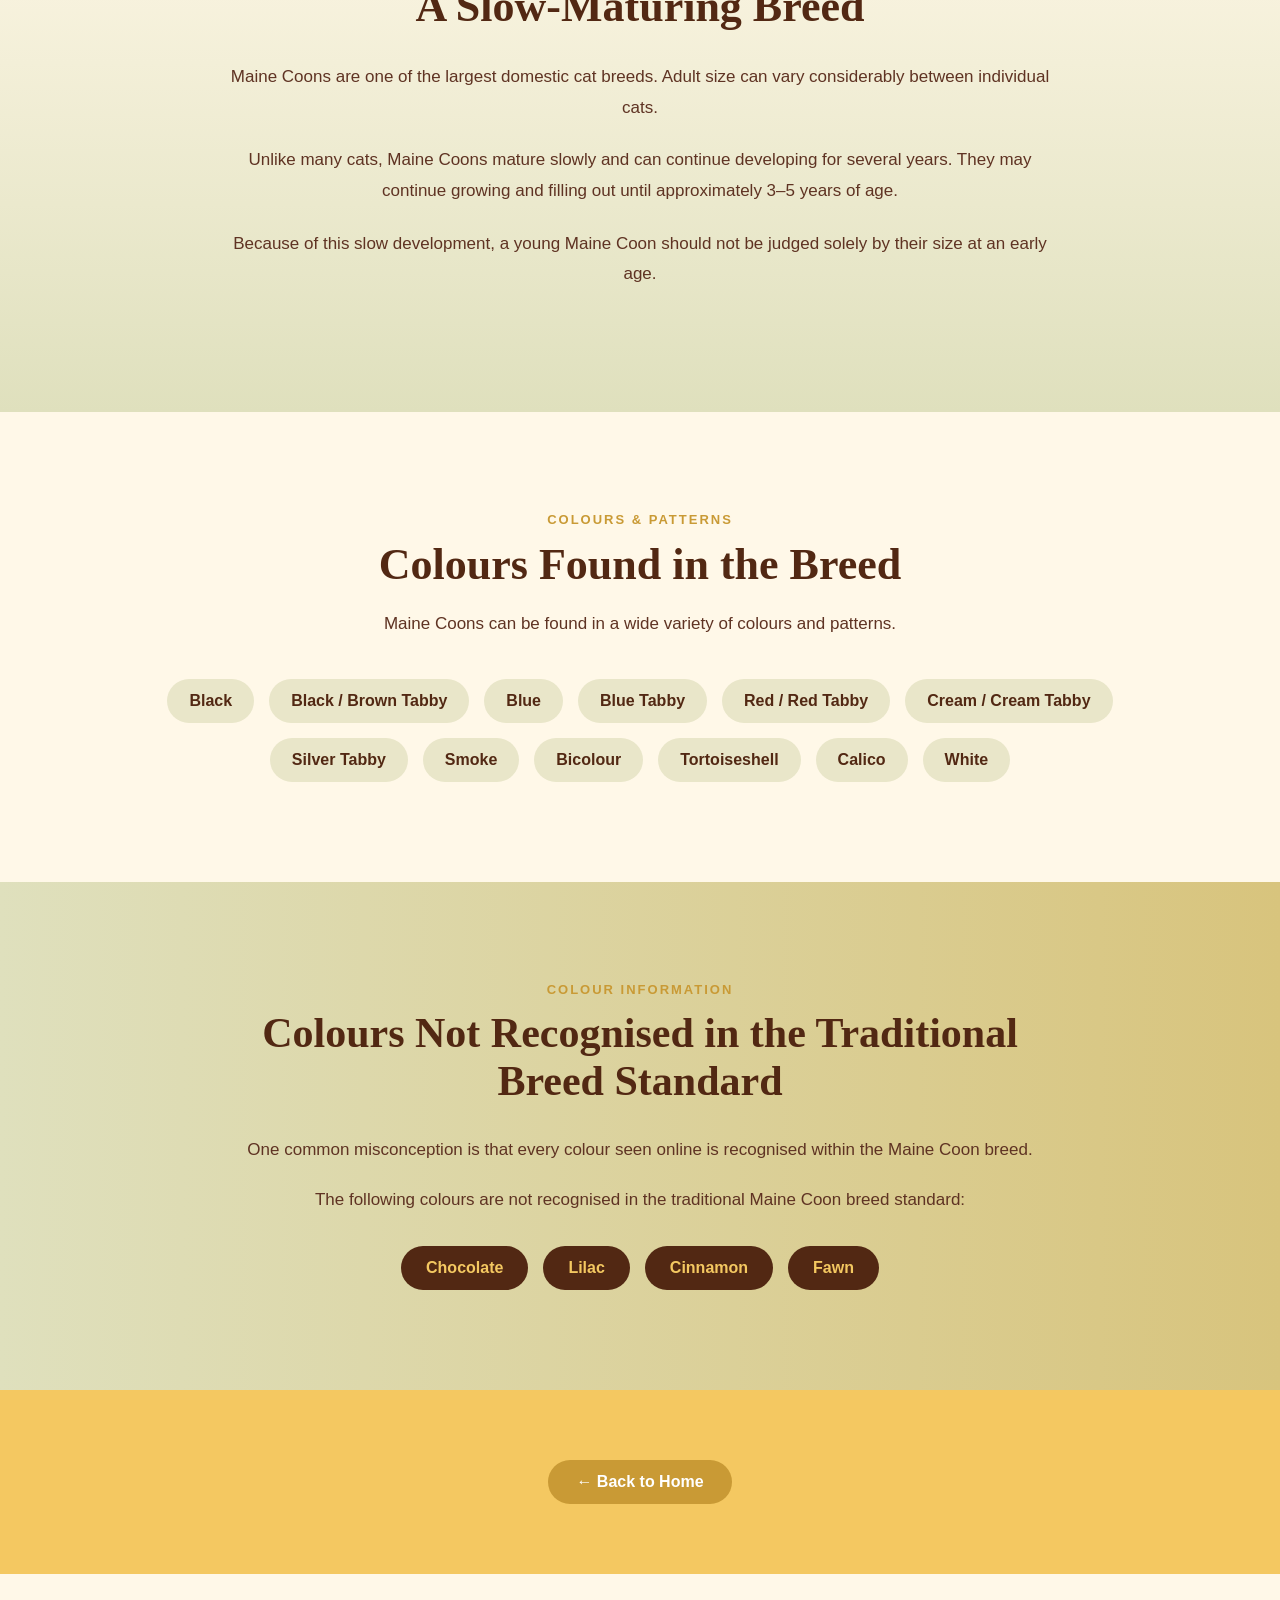
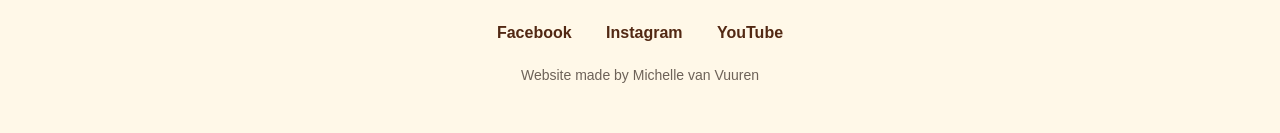
<file: Mainecoon.html>
<!DOCTYPE html>
<html lang="en">

<head>

    <meta charset="UTF-8">

    <meta name="viewport" content="width=device-width, initial-scale=1.0">

    <title>The Maine Coon Breed - Sparkle Coon</title>

    <link rel="stylesheet" href="stylemainecoon.css">

</head>


<body>


<!-- =========================
     HEADER
========================= -->

<header class="site-header">

    <img
        class="site-logo"
        src="images/Logo.png"
        alt="Sparkle Coon Cattery Logo"
    >

    <nav>

        <a href="index.html">Home</a>

        <a href="Contact-us.html">Contact</a>

    </nav>

</header>



<!-- =========================
     PAGE INTRO
========================= -->

<section class="breed-intro">

    <p class="breed-label">DISCOVER THE BREED</p>

    <h1>The Maine Coon Breed</h1>

    <p>
        One of the largest and most distinctive domestic cat breeds,
        known for their impressive appearance, affectionate nature
        and gentle personalities.
    </p>

</section>



<!-- =========================
     BREED INTRODUCTION
========================= -->

<section class="breed-feature">

    <div class="breed-feature-image">

        <img
            src="images/Pearl.jpg"
            alt="Maine Coon cat Pearl"
        >

    </div>


    <div class="breed-feature-text">

        <p class="breed-label">THE MAINE COON</p>

        <h2>A Remarkable Breed</h2>

        <p>
            The Maine Coon is one of the largest domestic cat breeds.
            They are muscular in build, with large paws, a long,
            flowing tail and a distinctive semi-long coat.
        </p>

        <p>
            They have a medium-sized head with prominent cheekbones
            and a broad nose. Their ears are large and slightly
            pointed, often with tufts of hair at the tips.
        </p>

        <p>
            Maine Coons are also known for their affectionate and
            social personalities. They often enjoy spending time
            with their owners while still maintaining their own
            individual personalities.
        </p>

    </div>

</section>






<!-- =========================
     PERSONALITY
========================= -->

<section class="personality-section">

    <div class="personality-text">

        <p class="breed-label">PERSONALITY & BEHAVIOUR</p>

        <h2>More Than Just Their Appearance</h2>

        <p>
            Maine Coons are often affectionate towards their owners
            and enjoy attention and companionship. Their personalities
            can vary considerably from one cat to another.
        </p>

        <p>
            Kittens are typically playful and athletic, and many Maine
            Coons continue to enjoy play well into adulthood.
        </p>

        <p>
            Many Maine Coons are fascinated by water. Some will drink
            by wetting their paws first, while others may happily lie
            on a wet surface or investigate running water.
        </p>

        <p>
            Maine Coons can bond well with children and other animals
            when properly introduced. Some can also be trained to walk
            on a harness and leash.
        </p>

    </div>

</section>



<!-- =========================
     GROOMING
========================= -->

<section class="grooming-section">

    <p class="breed-label">GROOMING</p>

    <h2>Caring for the Maine Coon Coat</h2>

    <div class="grooming-content">

        <p>
            Despite their impressive coats, Maine Coons can be
            relatively straightforward to groom. Regular brushing
            helps keep the coat clean, shiny and free from excessive
            tangles.
        </p>

        <p>
            A weekly brushing routine can be enough for many Maine
            Coons, although individual cats may require more frequent
            grooming depending on their coat type and condition.
        </p>

    </div>

</section>



<!-- =========================
     COMMON MISCONCEPTIONS
========================= -->

<section class="misconceptions-section">

    <p class="breed-label">COMMON MISCONCEPTIONS</p>

    <h2>Myth vs Reality</h2>


    <div class="misconceptions">


        <div class="misconception">

            <h3>"Maine Coons are hypoallergenic."</h3>

            <p>
                No cat breed is truly hypoallergenic. While some people
                may react less to individual cats, Maine Coons still
                produce allergens.
            </p>

        </div>


        <div class="misconception">

            <h3>"Bigger is always better."</h3>

            <p>
                Size alone does not determine quality. Overall wellbeing
                is far more important than achieving extreme size.
            </p>

        </div>


        <div class="misconception">

            <h3>"Every Maine Coon loves water."</h3>

            <p>
                Many Maine Coons are fascinated by running water or enjoy
                playing with it, but not every individual enjoys getting
                wet.
            </p>

        </div>


        <div class="misconception">

            <h3>"All Maine Coons are lap cats."</h3>

            <p>
                Many enjoy being close to their owners, but some prefer
                sitting beside you rather than on your lap.
            </p>

        </div>


        <div class="misconception">

            <h3>"Every Maine Coon has lynx tips."</h3>

            <p>
                Ear tufts, sometimes called lynx tips, are often desirable,
                but not every Maine Coon develops prominent ones.
            </p>

        </div>


    </div>

</section>



<!-- =========================
     SIZE & MATURITY
========================= -->

<section class="size-section">

    <div class="size-content">

        <p class="breed-label">SIZE & MATURITY</p>

        <h2>A Slow-Maturing Breed</h2>

        <p>
            Maine Coons are one of the largest domestic cat breeds.
            Adult size can vary considerably between individual cats.
        </p>

        <p>
            Unlike many cats, Maine Coons mature slowly and can continue
            developing for several years. They may continue growing and
            filling out until approximately 3–5 years of age.
        </p>

        <p>
            Because of this slow development, a young Maine Coon should
            not be judged solely by their size at an early age.
        </p>

    </div>

</section>



<!-- =========================
     COLOURS
========================= -->

<section class="colours-section">

    <p class="breed-label">COLOURS & PATTERNS</p>

    <h2>Colours Found in the Breed</h2>

    <p class="colours-intro">
        Maine Coons can be found in a wide variety of colours and
        patterns.
    </p>


    <div class="colour-list">

        <span>Black</span>

        <span>Black / Brown Tabby</span>

        <span>Blue</span>

        <span>Blue Tabby</span>

        <span>Red / Red Tabby</span>

        <span>Cream / Cream Tabby</span>

        <span>Silver Tabby</span>

        <span>Smoke</span>

        <span>Bicolour</span>

        <span>Tortoiseshell</span>

        <span>Calico</span>

        <span>White</span>

    </div>

</section>



<!-- =========================
     COLOURS NOT RECOGNISED
========================= -->

<section class="not-recognised-section">

    <p class="breed-label">COLOUR INFORMATION</p>

    <h2>Colours Not Recognised in the Traditional Breed Standard</h2>

    <div class="not-recognised-content">

        <p>
            One common misconception is that every colour seen online
            is recognised within the Maine Coon breed.
        </p>

        <p>
            The following colours are not recognised in the traditional
            Maine Coon breed standard:
        </p>


        <div class="not-recognised-list">

            <span>Chocolate</span>

            <span>Lilac</span>

            <span>Cinnamon</span>

            <span>Fawn</span>

        </div>

    </div>

</section>



<!-- =========================
     FOOTER
========================= -->

<section class="breed-footer">

    <a href="index.html" class="cat-button">
        ← Back to Home
    </a>

</section>

<section class="moreinfo">

    <a href="https://www.facebook.com/Sparklecoon"
       target="_blank">
        Facebook
    </a>

    <a href="https://www.instagram.com/sparklecoon_mainecooncattery/"
       target="_blank">
        Instagram
    </a>

    <a href="https://www.youtube.com/@MaineCoon_SparkleCoon"
       target="_blank">
        YouTube
    </a>

    <p>
        Website made by Michelle van Vuuren
    </p>

</section>

</body>

</html>
</file>
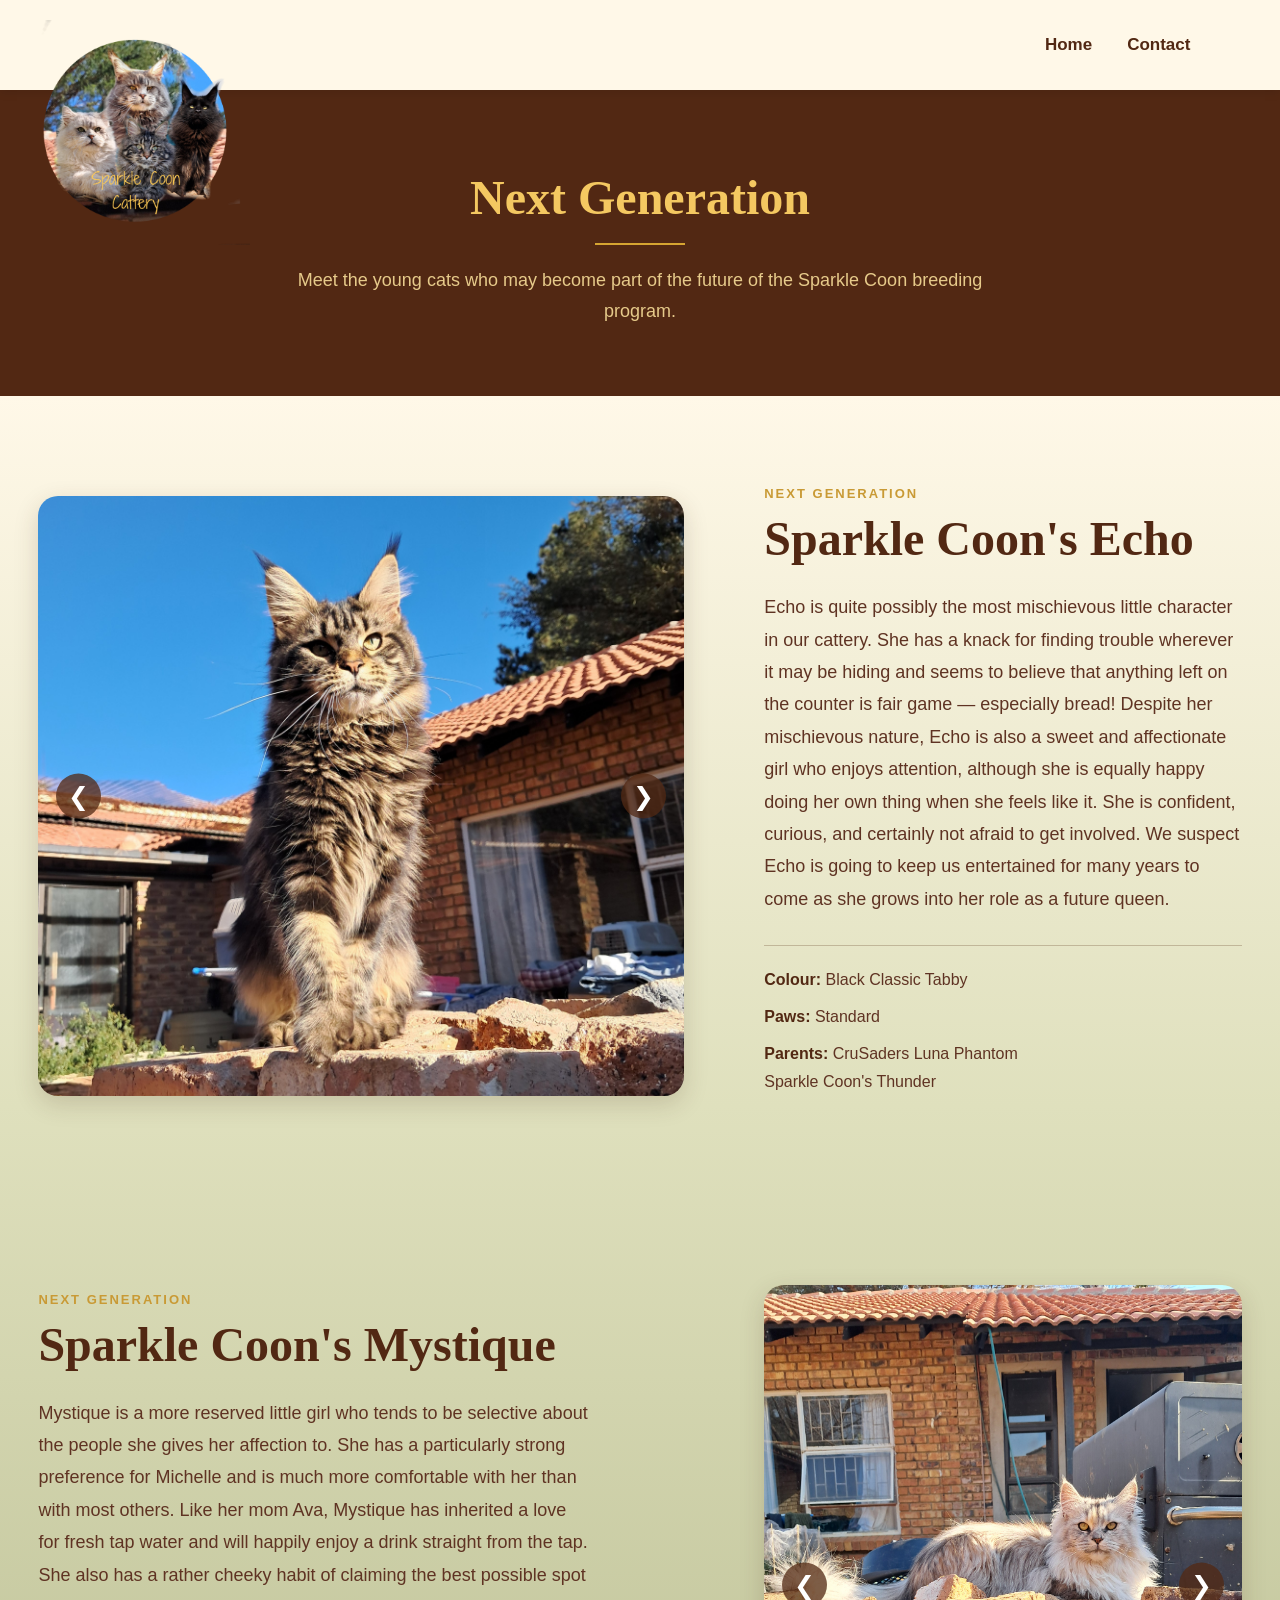
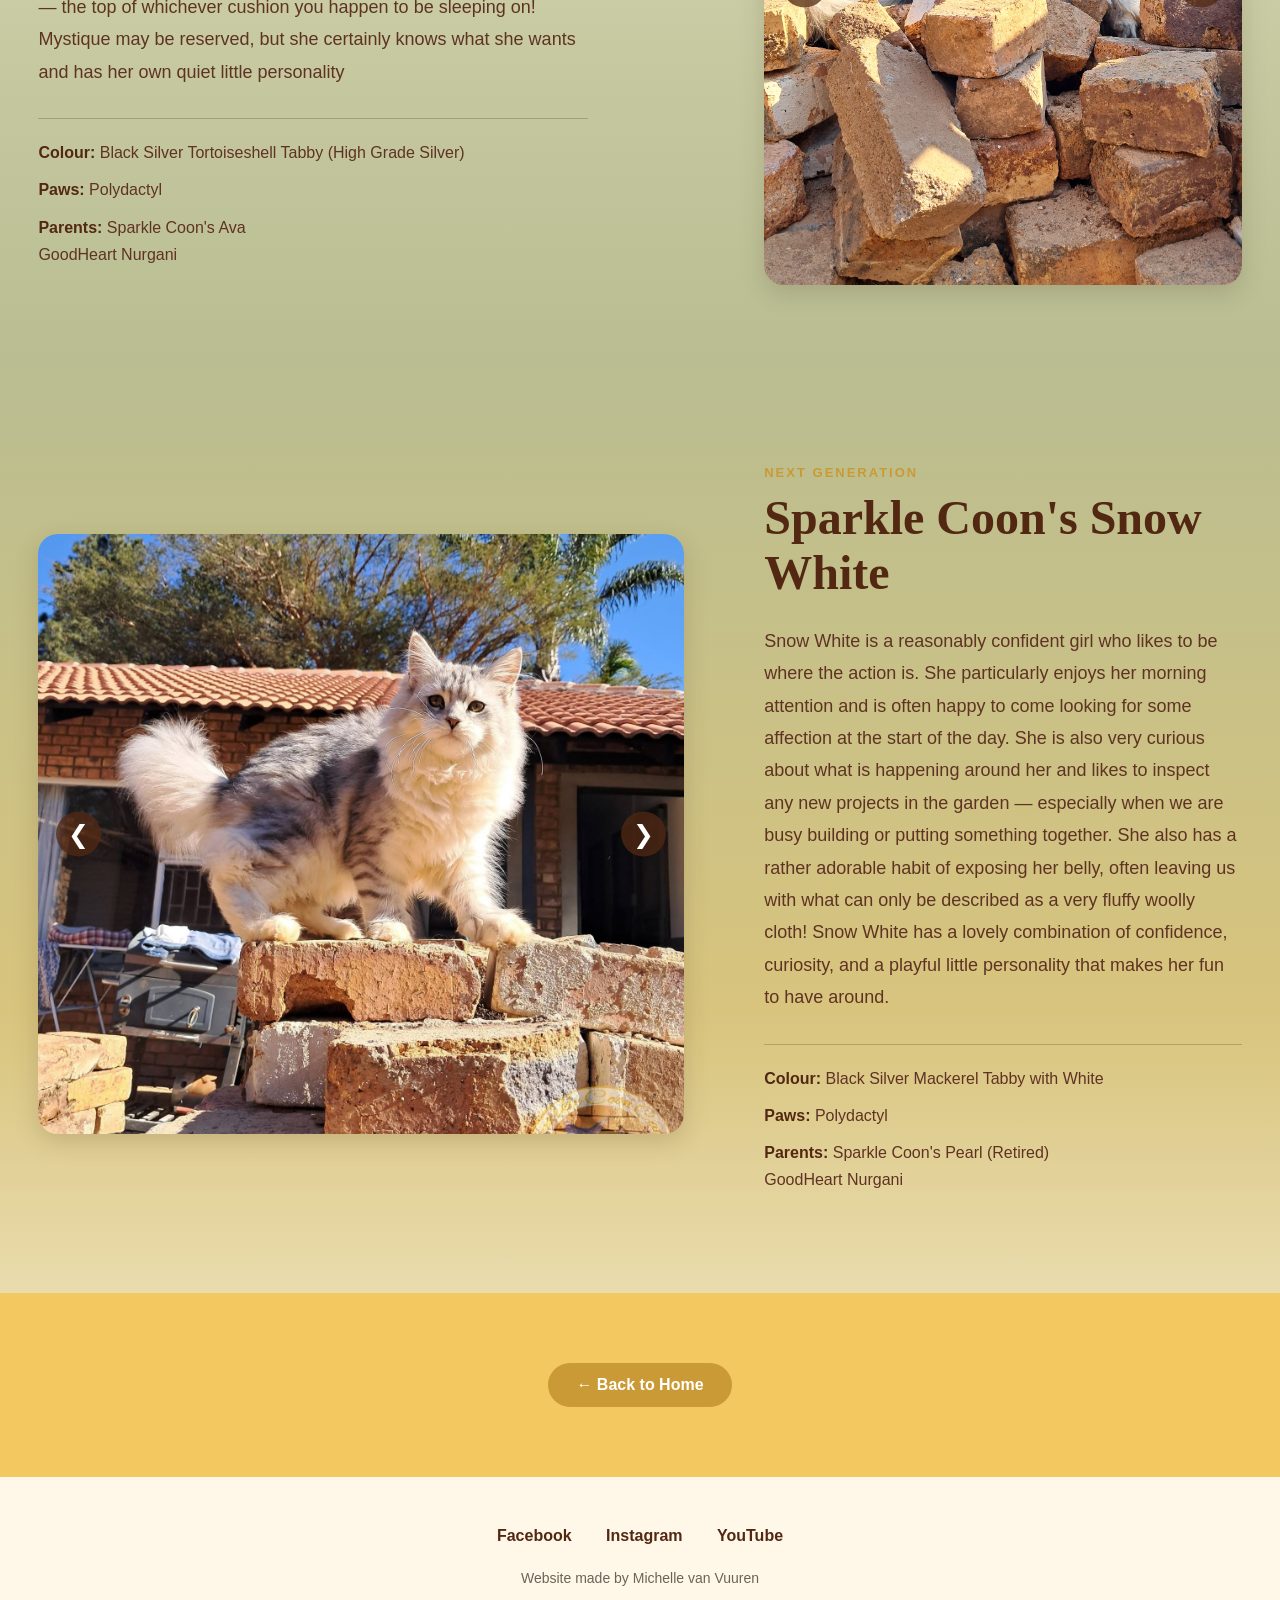
<file: Nextgeneration.html>
<!DOCTYPE html>
<html lang="en">

<head>

    <meta charset="UTF-8">

    <meta name="viewport" content="width=device-width, initial-scale=1.0">

    <title>Next Generation - Sparkle Coon</title>

    <link rel="stylesheet" href="StyleNextgeneration.css">

</head>


<body>


<!-- =========================
     HEADER
========================= -->

<header class="site-header">

    <img
        class="site-logo"
        src="images/Logo.png"
        alt="Sparkle Coon Cattery Logo"
    >

    <nav>

        <a href="index.html">Home</a>

        <a href="Contact-us.html">Contact</a>

    </nav>

</header>



<!-- =========================
     PAGE INTRO
========================= -->

<section class="nextgeneration-intro">

    <h1>Next Generation</h1>

    <p>
        Meet the young cats who may become part of
        the future of the Sparkle Coon breeding program.
    </p>

</section>



<div class="nextgeneration-page">


<!-- =========================
     FIRST CAT
========================= -->

<section class="generation-section">

    <div class="generation-images">

        <div class="generation-slideshow">

            <img
                src="images/Echo.jpg"
                alt="Sparkle Coon Next Generation"
                class="generation-slide active"
            >

            <img
                src="images/Echonxtgen.jpg"
                alt="Sparkle Coon Next Generation"
                class="generation-slide"
            >

            <img
                src="images/Echo2.jpg"
                alt="Sparkle Coon Next Generation"
                class="generation-slide"
            >

            <button
                class="slide-arrow previous"
                onclick="changeSlide(this, -1)"
            >
                &#10094;
            </button>

            <button
                class="slide-arrow next"
                onclick="changeSlide(this, 1)"
            >
                &#10095;
            </button>

        </div>

    </div>


    <div class="generation-information">

        <p class="generation-label">
            NEXT GENERATION
        </p>

        <h2>Sparkle Coon's Echo</h2>

        <p class="generation-description">
            Echo is quite possibly the most mischievous little character in our cattery. She has a knack for finding trouble wherever it may be hiding and seems to believe that anything left on the counter is fair game — especially bread!

Despite her mischievous nature, Echo is also a sweet and affectionate girl who enjoys attention, although she is equally happy doing her own thing when she feels like it. She is confident, curious, and certainly not afraid to get involved. We suspect Echo is going to keep us entertained for many years to come as she grows into her role as a future queen.
        </p>


        <div class="generation-details">

            <p>
                <strong>Colour:</strong>
                Black Classic Tabby
            </p>


            <p>
                <strong>Paws:</strong>
                Standard
            </p>

            <p>
                <strong>Parents:</strong>
                CruSaders Luna Phantom <br>
                Sparkle Coon's Thunder
            </p>

        </div>

    </div>

</section>



<!-- =========================
     SECOND CAT
========================= -->

<section class="generation-section reverse">

    <div class="generation-images">

        <div class="generation-slideshow">

            <img
                src="images/Mystique5.jpg"
                alt="Sparkle Coon Next Generation"
                class="generation-slide active"
            >

            <img
                src="images/Mystique3.jpg"
                alt="Sparkle Coon Next Generation"
                class="generation-slide"
            >

            <img
                src="images/Mystique.jpg"
                alt="Sparkle Coon Next Generation"
                class="generation-slide"
            >

            <img
                src="images/Mystique2.jpg"
                alt="Sparkle Coon Next Generation"
                class="generation-slide"
            >

            <button
                class="slide-arrow previous"
                onclick="changeSlide(this, -1)"
            >
                &#10094;
            </button>

            <button
                class="slide-arrow next"
                onclick="changeSlide(this, 1)"
            >
                &#10095;
            </button>

        </div>

    </div>


    <div class="generation-information">

        <p class="generation-label">
            NEXT GENERATION
        </p>

        <h2>Sparkle Coon's Mystique</h2>

        <p class="generation-description">
            Mystique is a more reserved little girl who tends to be selective about the people she gives her affection to. She has a particularly strong preference for Michelle and is much more comfortable with her than with most others. Like her mom Ava, Mystique has inherited a love for fresh tap water and will happily enjoy a drink straight from the tap.

She also has a rather cheeky habit of claiming the best possible spot — the top of whichever cushion you happen to be sleeping on! Mystique may be reserved, but she certainly knows what she wants and has her own quiet little personality
        </p>


        <div class="generation-details">

            <p>
                <strong>Colour:</strong>
                Black Silver Tortoiseshell Tabby (High Grade Silver)
            </p>

            <p>
                <strong>Paws:</strong>
                Polydactyl
            </p>

            <p>
                <strong>Parents:</strong>
                Sparkle Coon's Ava <br>
                GoodHeart Nurgani
            </p>

        </div>

    </div>

</section>



<!-- =========================
     THIRD CAT
========================= -->

<section class="generation-section">

    <div class="generation-images">

        <div class="generation-slideshow">

            <img
                src="images/Snowwhite.jpg"
                alt="Sparkle Coon Next Generation"
                class="generation-slide active"
            >

            <img
                src="images/Snowwhite2.jpg"
                alt="Sparkle Coon Next Generation"
                class="generation-slide"
            >

            <img
                src="images/Snowwhite4.jpg"
                alt="Sparkle Coon Next Generation"
                class="generation-slide"
            >


            <button
                class="slide-arrow previous"
                onclick="changeSlide(this, -1)"
            >
                &#10094;
            </button>

            <button
                class="slide-arrow next"
                onclick="changeSlide(this, 1)"
            >
                &#10095;
            </button>

        </div>

    </div>


    <div class="generation-information">

        <p class="generation-label">
            NEXT GENERATION
        </p>

        <h2>Sparkle Coon's Snow White</h2>

        <p class="generation-description">
            Snow White is a reasonably confident girl who likes to be where the action is. She particularly enjoys her morning attention and is often happy to come looking for some affection at the start of the day. She is also very curious about what is happening around her and likes to inspect any new projects in the garden — especially when we are busy building or putting something together.

She also has a rather adorable habit of exposing her belly, often leaving us with what can only be described as a very fluffy woolly cloth! Snow White has a lovely combination of confidence, curiosity, and a playful little personality that makes her fun to have around.
        </p>


        <div class="generation-details">

            <p>
                <strong>Colour:</strong>
                Black Silver Mackerel Tabby with White
            </p>

            <p>
                <strong>Paws:</strong>
                Polydactyl
            </p>

            <p>
                <strong>Parents:</strong>
                Sparkle Coon's Pearl (Retired) <br>
                GoodHeart Nurgani
            </p>

        </div>

    </div>

</section>



<!-- =========================
     FOURTH CAT
========================= -->








<!-- =========================
     BACK TO HOME
========================= -->

<section class="generation-footer">

    <a href="index.html" class="cat-button">
        ← Back to Home
    </a>

</section>



<!-- =========================
     SLIDESHOW JAVASCRIPT
========================= -->

<script>

function changeSlide(button, direction) {

    const slideshow =
        button.closest(".generation-slideshow");

    const slides =
        slideshow.querySelectorAll(".generation-slide");

    let currentIndex = 0;


    slides.forEach((slide, index) => {

        if (slide.classList.contains("active")) {

            currentIndex = index;

        }

    });


    slides[currentIndex].classList.remove("active");


    let newIndex =
        currentIndex + direction;


    if (newIndex >= slides.length) {

        newIndex = 0;

    }


    if (newIndex < 0) {

        newIndex = slides.length - 1;

    }


    slides[newIndex].classList.add("active");

}

</script>

<section class="moreinfo">

    <a href="https://www.facebook.com/Sparklecoon"
       target="_blank">
        Facebook
    </a>

    <a href="https://www.instagram.com/sparklecoon_mainecooncattery/"
       target="_blank">
        Instagram
    </a>

    <a href="https://www.youtube.com/@MaineCoon_SparkleCoon"
       target="_blank">
        YouTube
    </a>

    <p>
        Website made by Michelle van Vuuren
    </p>

</section>
</body>

</html>
</file>
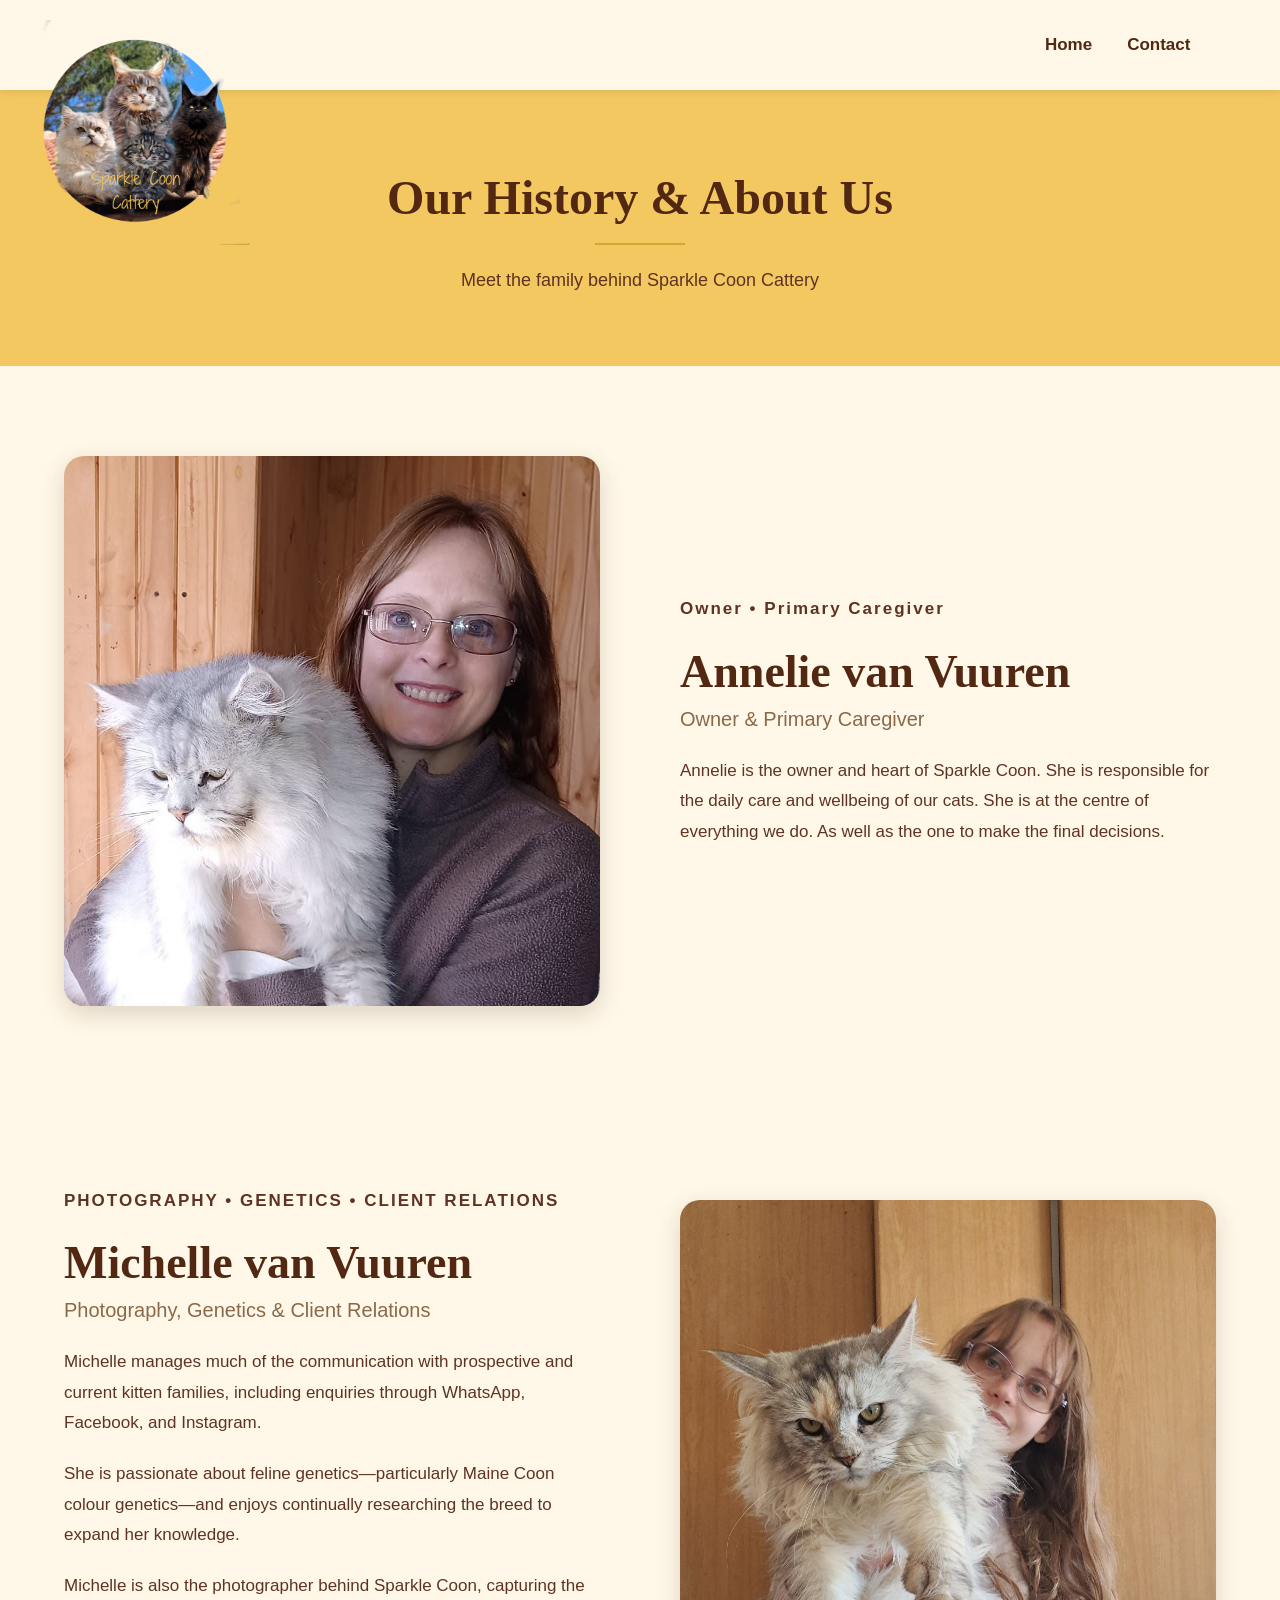
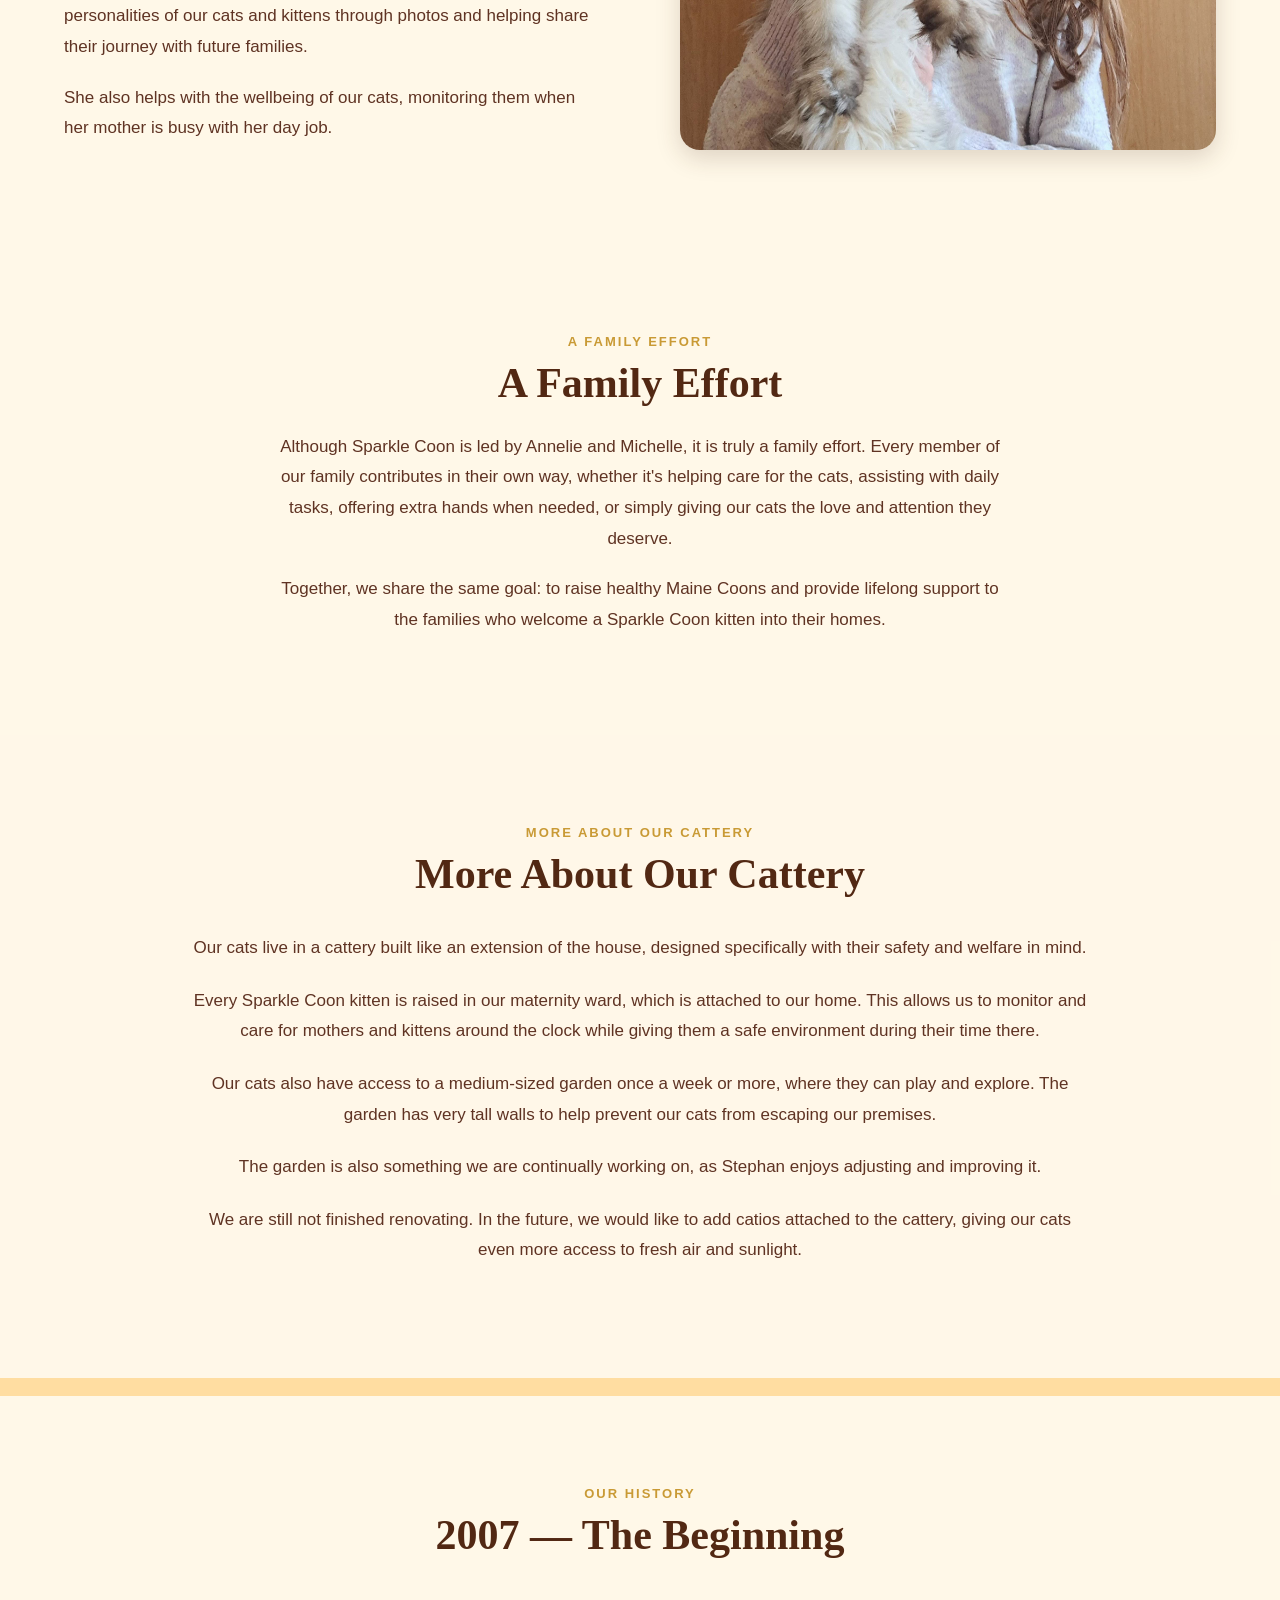
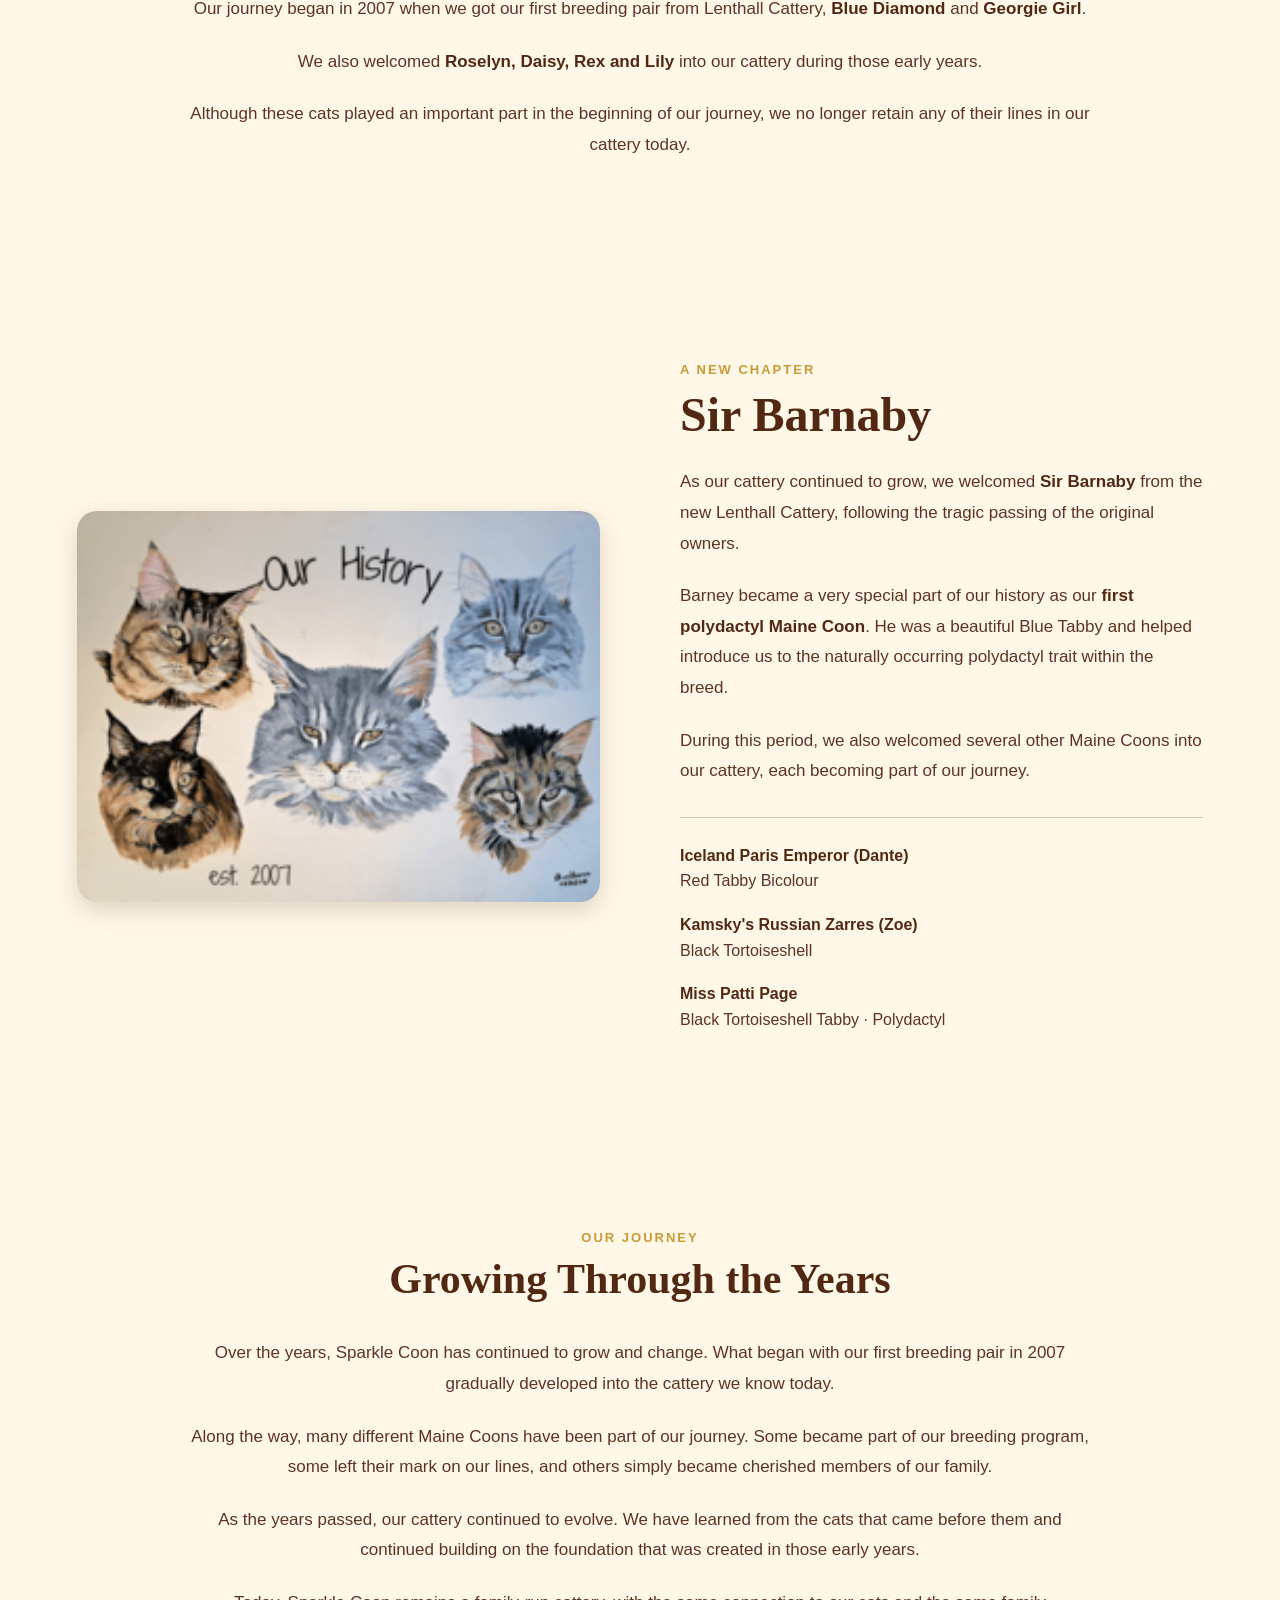
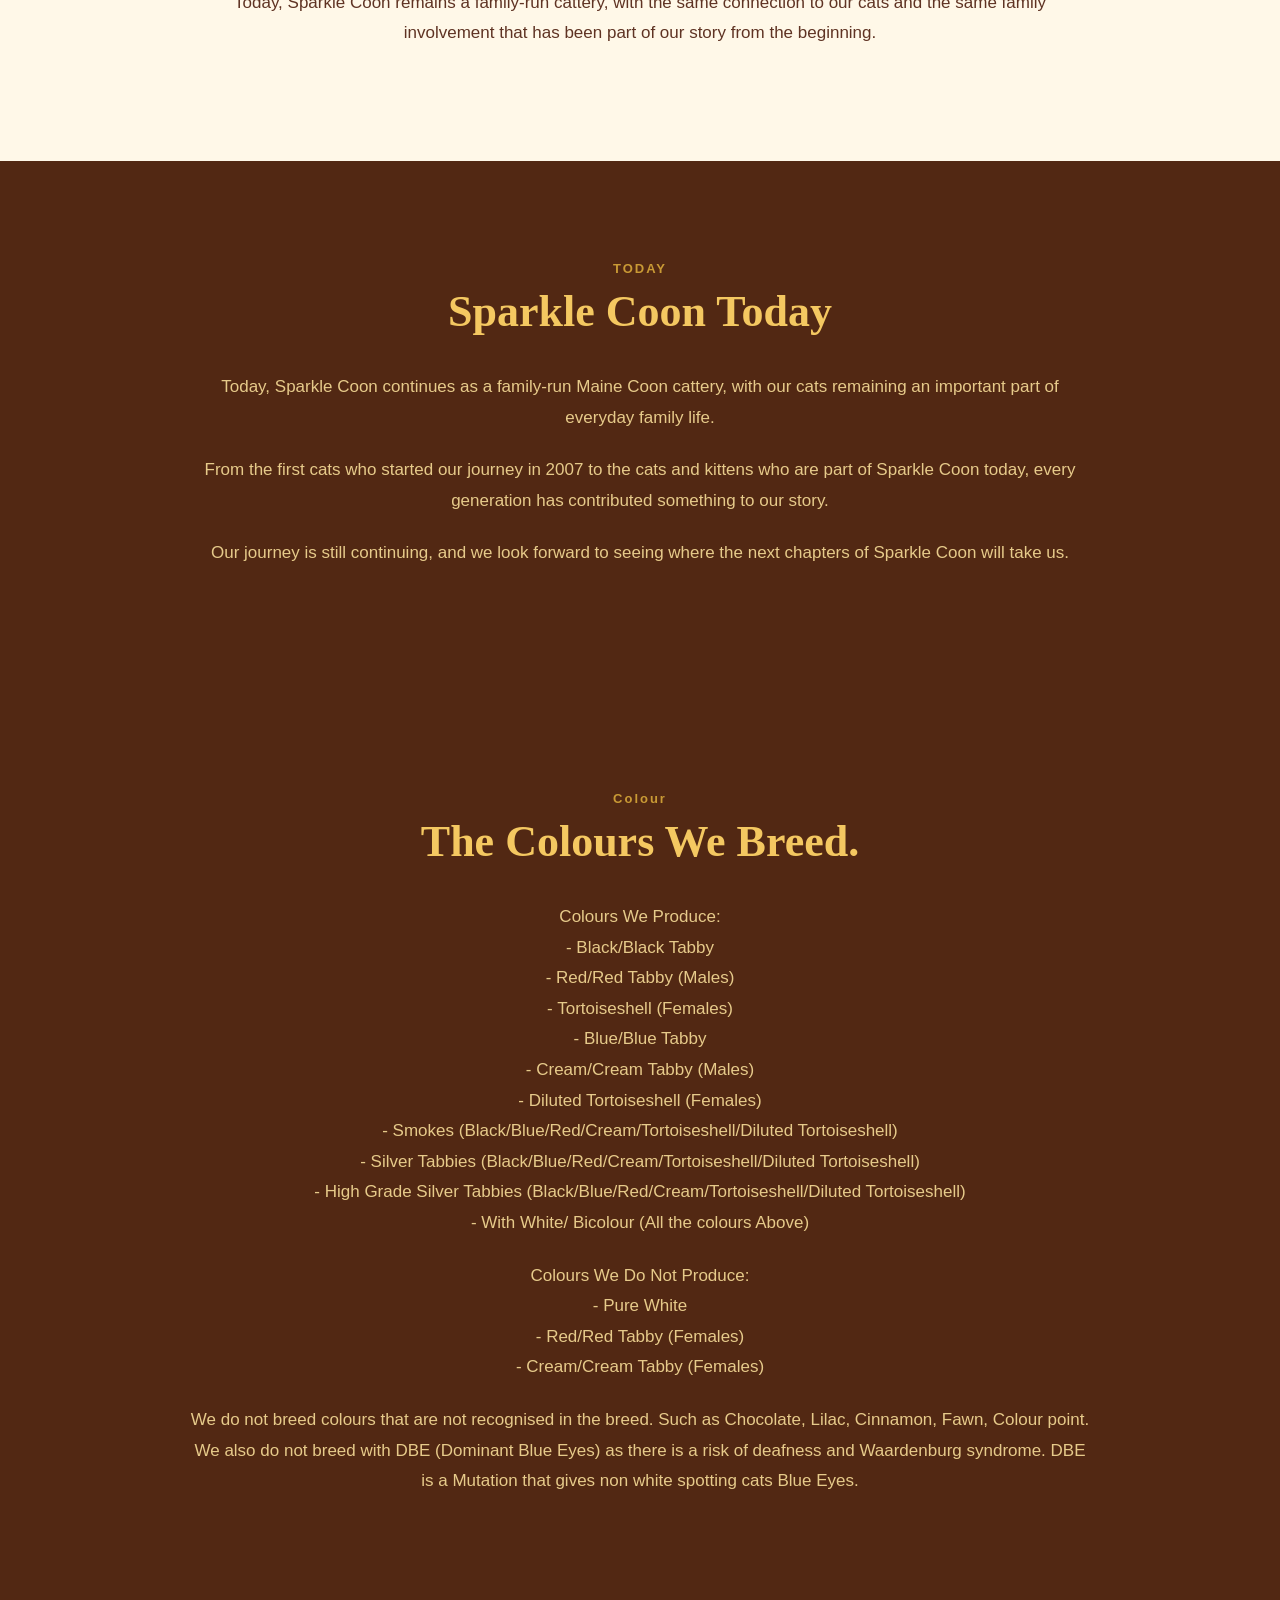
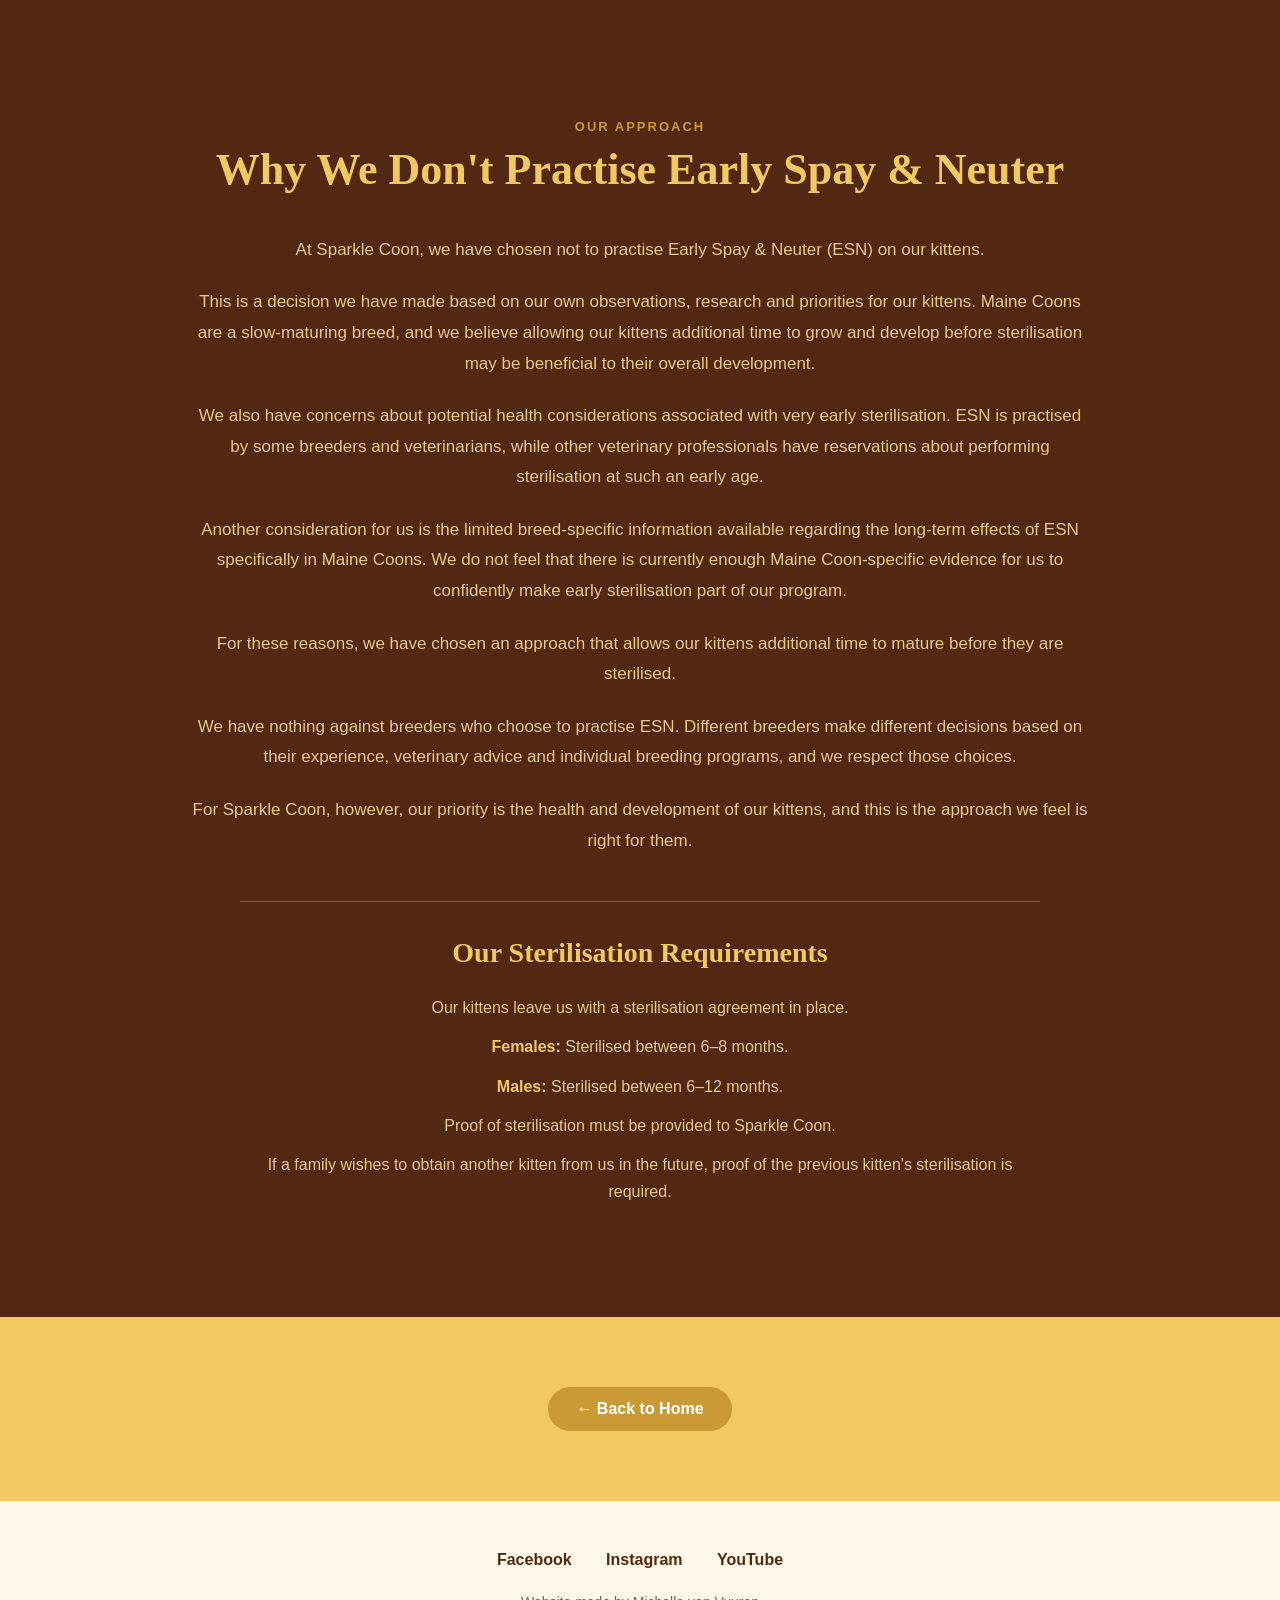
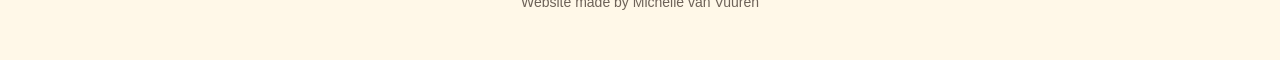
<file: Our History.html>
<!DOCTYPE html>
<html lang="en">

<head>

    <meta charset="UTF-8">

    <meta name="viewport" content="width=device-width, initial-scale=1.0">

    <title>Our History & About Us - Sparkle Coon</title>

    <link rel="stylesheet" href="styleabout.css">

</head>


<body>


<!-- =========================
     HEADER
========================= -->

<header class="site-header">

    <img
        class="site-logo"
        src="images/Logo.png"
        alt="Sparkle Coon Cattery Logo"
    >

    <nav>

        <a href="index.html">Home</a>

        <a href="Contact-us.html">Contact</a>

    </nav>

</header>



<!-- =========================
     PAGE INTRO
========================= -->

<section class="about-intro">

    <h1>Our History & About Us</h1>

    <p>
        Meet the family behind Sparkle Coon Cattery
    </p>

</section>



<!-- =========================
     MEET THE FAMILY
========================= -->

<section class="about-section">

    <div class="about-image">

        <img
            src="images/Annelie.jpg"
            alt="Annelie van Vuuren"
        >

    </div>


    <div class="about-information">

        <p class="about-label">Owner • Primary Caregiver</p>

        <h2>Annelie van Vuuren</h2>

        <h3>Owner & Primary Caregiver</h3>

        <p>
            Annelie is the owner and heart of Sparkle Coon.
            She is responsible for the daily care and wellbeing
            of our cats. She is at the centre of everything we do. As well as the one to make the final decisions.
        </p>

    </div>

</section>



<!-- =========================
     MICHELLE
========================= -->

<section class="about-section reverse">

    <div class="about-image">

        <img
            src="images/Michelle.jpg"
            alt="Michelle van Vuuren"
        >

    </div>


    <div class="about-information">

        <p class="about-label">PHOTOGRAPHY • GENETICS • CLIENT RELATIONS</p>

        <h2>Michelle van Vuuren</h2>

        <h3>Photography, Genetics & Client Relations</h3>

        <p>
            Michelle manages much of the communication with
            prospective and current kitten families, including
            enquiries through WhatsApp, Facebook, and Instagram.
        </p>

        <p>
            She is passionate about feline genetics—particularly
            Maine Coon colour genetics—and enjoys continually
            researching the breed to expand her knowledge.
        </p>

        <p>
            Michelle is also the photographer behind Sparkle Coon,
            capturing the personalities of our cats and kittens
            through photos and helping share their journey with
            future families.
        </p>

        <p>
            She also helps with the wellbeing of our cats,
            monitoring them when her mother is busy with her
            day job.
        </p>

    </div>

</section>



<!-- =========================
     A FAMILY EFFORT
========================= -->

<section class="family-effort">

    <p class="about-label">A FAMILY EFFORT</p>

    <h2>A Family Effort</h2>

    <p>
        Although Sparkle Coon is led by Annelie and Michelle,
        it is truly a family effort. Every member of our family
        contributes in their own way, whether it's helping care
        for the cats, assisting with daily tasks, offering extra
        hands when needed, or simply giving our cats the love
        and attention they deserve.
    </p>

    <p>
        Together, we share the same goal: to raise healthy
        Maine Coons and provide lifelong support to the families
        who welcome a Sparkle Coon kitten into their homes.
    </p>

</section>

<!-- =========================
     MORE ABOUT OUR CATTERY
========================= -->

<section class="cattery-section">

    <p class="about-label">MORE ABOUT OUR CATTERY</p>

    <h2>More About Our Cattery</h2>

    <div class="cattery-text">

        <p>
            Our cats live in a cattery built like an extension of
            the house, designed specifically with their safety and
            welfare in mind.
        </p>

        <p>
            Every Sparkle Coon kitten is raised in our maternity ward,
            which is attached to our home. This allows us to monitor
            and care for mothers and kittens around the clock while
            giving them a safe environment during their time there.
        </p>

        <p>
            Our cats also have access to a medium-sized garden once
            a week or more, where they can play and explore. The garden
            has very tall walls to help prevent our cats from escaping
            our premises.
        </p>

        <p>
            The garden is also something we are continually working on,
            as Stephan enjoys adjusting and improving it.
        </p>

        <p>
            We are still not finished renovating. In the future, we
            would like to add catios attached to the cattery, giving
            our cats even more access to fresh air and sunlight.
        </p>

    </div>

</section>

<section class="space">
    <br>

</section>

<!-- =========================
     OUR HISTORY
========================= -->

<section class="history-section">

    <p class="about-label">OUR HISTORY</p>

    <h2>2007 — The Beginning</h2>

    <div class="history-text">

        <p>
            Our journey began in 2007 when we got our first breeding
            pair from Lenthall Cattery, <strong>Blue Diamond</strong>
            and <strong>Georgie Girl</strong>.
        </p>

        <p>
            We also welcomed <strong>Roselyn, Daisy, Rex and Lily</strong>
            into our cattery during those early years.
        </p>

        <p>
            Although these cats played an important part in the
            beginning of our journey, we no longer retain any of
            their lines in our cattery today.
        </p>

    </div>

</section>


<!-- =========================
     SIR BARNABY / HISTORY
========================= -->

<section class="history-feature">

    <div class="history-image">

        <img src="images/OurHistory.png" alt="Painting of some of Sparkle Coon's founding cats">

    </div>


    <div class="history-feature-text">

        <p class="about-label">A NEW CHAPTER</p>

        <h2>Sir Barnaby</h2>

        <p>
            As our cattery continued to grow, we welcomed
            <strong>Sir Barnaby</strong> from the new Lenthall Cattery,
            following the tragic passing of the original owners.
        </p>

        <p>
            Barney became a very special part of our history as our
            <strong>first polydactyl Maine Coon</strong>. He was a
            beautiful Blue Tabby and helped introduce us to the
            naturally occurring polydactyl trait within the breed.
        </p>

        <p>
            During this period, we also welcomed several other Maine
            Coons into our cattery, each becoming part of our journey.
        </p>

        <div class="history-cats">

            <p>
                <strong>Iceland Paris Emperor (Dante)</strong><br>
                Red Tabby Bicolour
            </p>

            <p>
                <strong>Kamsky's Russian Zarres (Zoe)</strong><br>
                Black Tortoiseshell
            </p>

            <p>
                <strong>Miss Patti Page</strong><br>
                Black Tortoiseshell Tabby · Polydactyl
            </p>

        </div>

    </div>

</section>


<!-- =========================
     GROWING THROUGH THE YEARS
========================= -->

<section class="growing-section">

    <p class="about-label">OUR JOURNEY</p>

    <h2>Growing Through the Years</h2>

    <div class="growing-text">

        <p>
            Over the years, Sparkle Coon has continued to grow and
            change. What began with our first breeding pair in 2007
            gradually developed into the cattery we know today.
        </p>

        <p>
            Along the way, many different Maine Coons have been part
            of our journey. Some became part of our breeding program,
            some left their mark on our lines, and others simply became
            cherished members of our family.
        </p>

        <p>
            As the years passed, our cattery continued to evolve.
            We have learned from the cats that came before them and
            continued building on the foundation that was created in
            those early years.
        </p>

        <p>
            Today, Sparkle Coon remains a family-run cattery, with the
            same connection to our cats and the same family involvement
            that has been part of our story from the beginning.
        </p>

    </div>

</section>


<!-- =========================
     SPARKLE COON TODAY
========================= -->

<section class="today-section">

    <p class="about-label">TODAY</p>

    <h2>Sparkle Coon Today</h2>

    <div class="today-text">

        <p>
            Today, Sparkle Coon continues as a family-run Maine Coon
            cattery, with our cats remaining an important part of
            everyday family life.
        </p>

        <p>
            From the first cats who started our journey in 2007 to the
            cats and kittens who are part of Sparkle Coon today, every
            generation has contributed something to our story.
        </p>

        <p>
            Our journey is still continuing, and we look forward to
            seeing where the next chapters of Sparkle Coon will take us.
        </p>

    </div>

</section>

<section class="today-section">

    <p class="about-label">Colour</p>

    <h2>The Colours We Breed.</h2>

    <div class="today-text">

        <p>
            
        </p>

        <p>
            Colours We Produce: <br>
            - Black/Black Tabby <br>
            - Red/Red Tabby (Males) <br>
            - Tortoiseshell (Females) <br>
            - Blue/Blue Tabby <br>
            - Cream/Cream Tabby (Males) <br>
            - Diluted Tortoiseshell (Females) <br>
            - Smokes (Black/Blue/Red/Cream/Tortoiseshell/Diluted Tortoiseshell)<br>
            - Silver Tabbies (Black/Blue/Red/Cream/Tortoiseshell/Diluted Tortoiseshell)<br>
            - High Grade Silver Tabbies (Black/Blue/Red/Cream/Tortoiseshell/Diluted Tortoiseshell)<br>
            - With White/ Bicolour (All the colours Above)

        </p>

        <p>
            Colours We Do Not Produce: <br>
            - Pure White <br>
            - Red/Red Tabby (Females) <br>
            - Cream/Cream Tabby (Females) <br>

        </p>

        <p> We do not breed colours that are not recognised in the breed. Such as Chocolate, Lilac, Cinnamon, Fawn, Colour point.
            We also do not breed with DBE (Dominant Blue Eyes) as there is a risk of deafness and Waardenburg syndrome. DBE is a Mutation that gives non white spotting cats Blue Eyes.
        </p>

    </div>

</section>




<!-- =========================
     EARLY SPAY & NEUTER
========================= -->

<section class="esn-section">

    <p class="about-label">OUR APPROACH</p>

    <h2>Why We Don't Practise Early Spay & Neuter</h2>

    <div class="esn-text">

        <p>
            At Sparkle Coon, we have chosen not to practise Early
            Spay & Neuter (ESN) on our kittens.
        </p>

        <p>
            This is a decision we have made based on our own
            observations, research and priorities for our kittens.
            Maine Coons are a slow-maturing breed, and we believe
            allowing our kittens additional time to grow and develop
            before sterilisation may be beneficial to their overall
            development.
        </p>

        <p>
            We also have concerns about potential health considerations
            associated with very early sterilisation. ESN is practised
            by some breeders and veterinarians, while other veterinary
            professionals have reservations about performing
            sterilisation at such an early age.
        </p>

        <p>
            Another consideration for us is the limited breed-specific
            information available regarding the long-term effects of
            ESN specifically in Maine Coons. We do not feel that there
            is currently enough Maine Coon-specific evidence for us to
            confidently make early sterilisation part of our program.
        </p>

        <p>
            For these reasons, we have chosen an approach that allows
            our kittens additional time to mature before they are
            sterilised.
        </p>

        <p>
            We have nothing against breeders who choose to practise
            ESN. Different breeders make different decisions based on
            their experience, veterinary advice and individual breeding
            programs, and we respect those choices.
        </p>

        <p>
            For Sparkle Coon, however, our priority is the health and
            development of our kittens, and this is the approach we
            feel is right for them.
        </p>

    </div>

    <div class="esn-requirements">

        <h3>Our Sterilisation Requirements</h3>

        <p>
            Our kittens leave us with a sterilisation agreement in
            place.
        </p>

        <p>
            <strong>Females:</strong> Sterilised between 6–8 months.
        </p>

        <p>
            <strong>Males:</strong> Sterilised between 6–12 months.
        </p>

        <p>
            Proof of sterilisation must be provided to Sparkle Coon.
        </p>

        <p>
            If a family wishes to obtain another kitten from us in
            the future, proof of the previous kitten's sterilisation
            is required.
        </p>

    </div>

</section>








<!-- =========================
     BACK TO HOME
========================= -->

<section class="about-footer">

    <a href="index.html" class="cat-button">
        ← Back to Home
    </a>

</section>

<section class="moreinfo">

    <a href="https://www.facebook.com/Sparklecoon"
       target="_blank">
        Facebook
    </a>

    <a href="https://www.instagram.com/sparklecoon_mainecooncattery/"
       target="_blank">
        Instagram
    </a>

    <a href="https://www.youtube.com/@MaineCoon_SparkleCoon"
       target="_blank">
        YouTube
    </a>

    <p>
        Website made by Michelle van Vuuren
    </p>

</section>

</body>

</html>
</file>
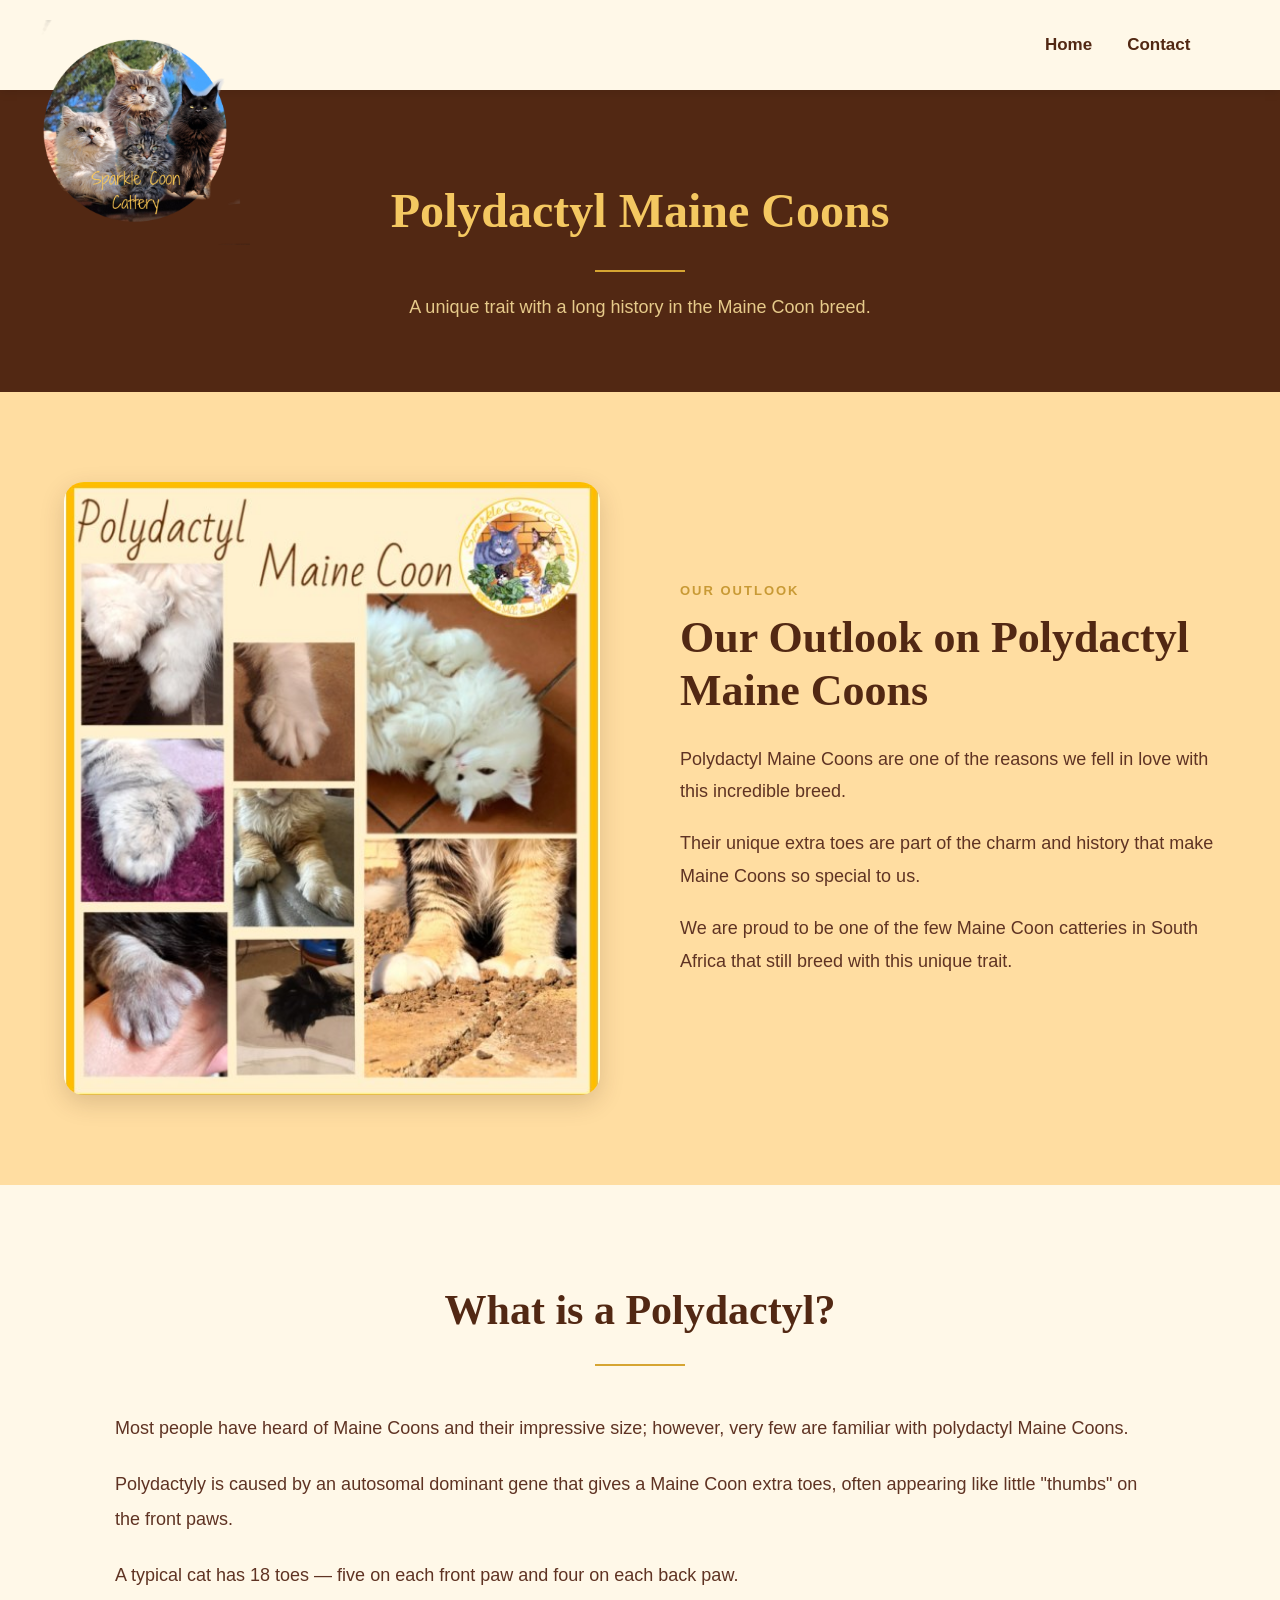
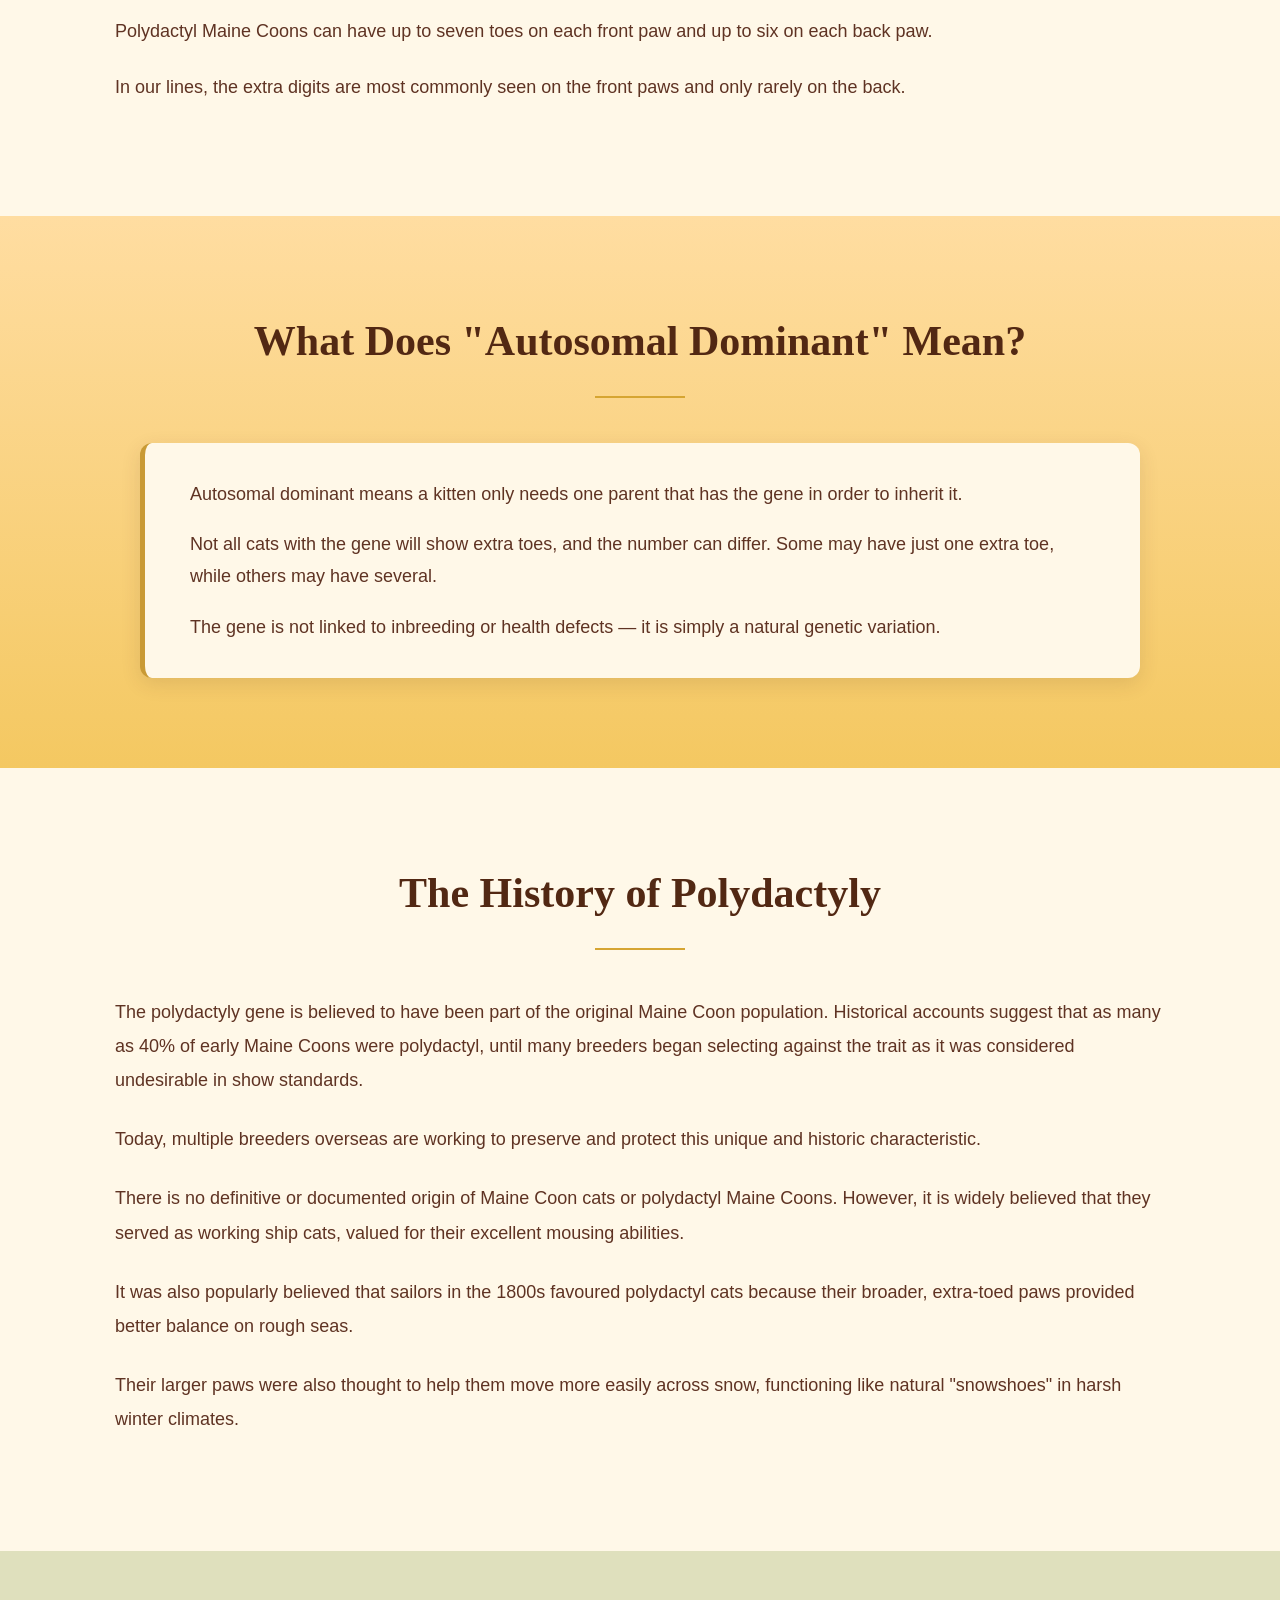
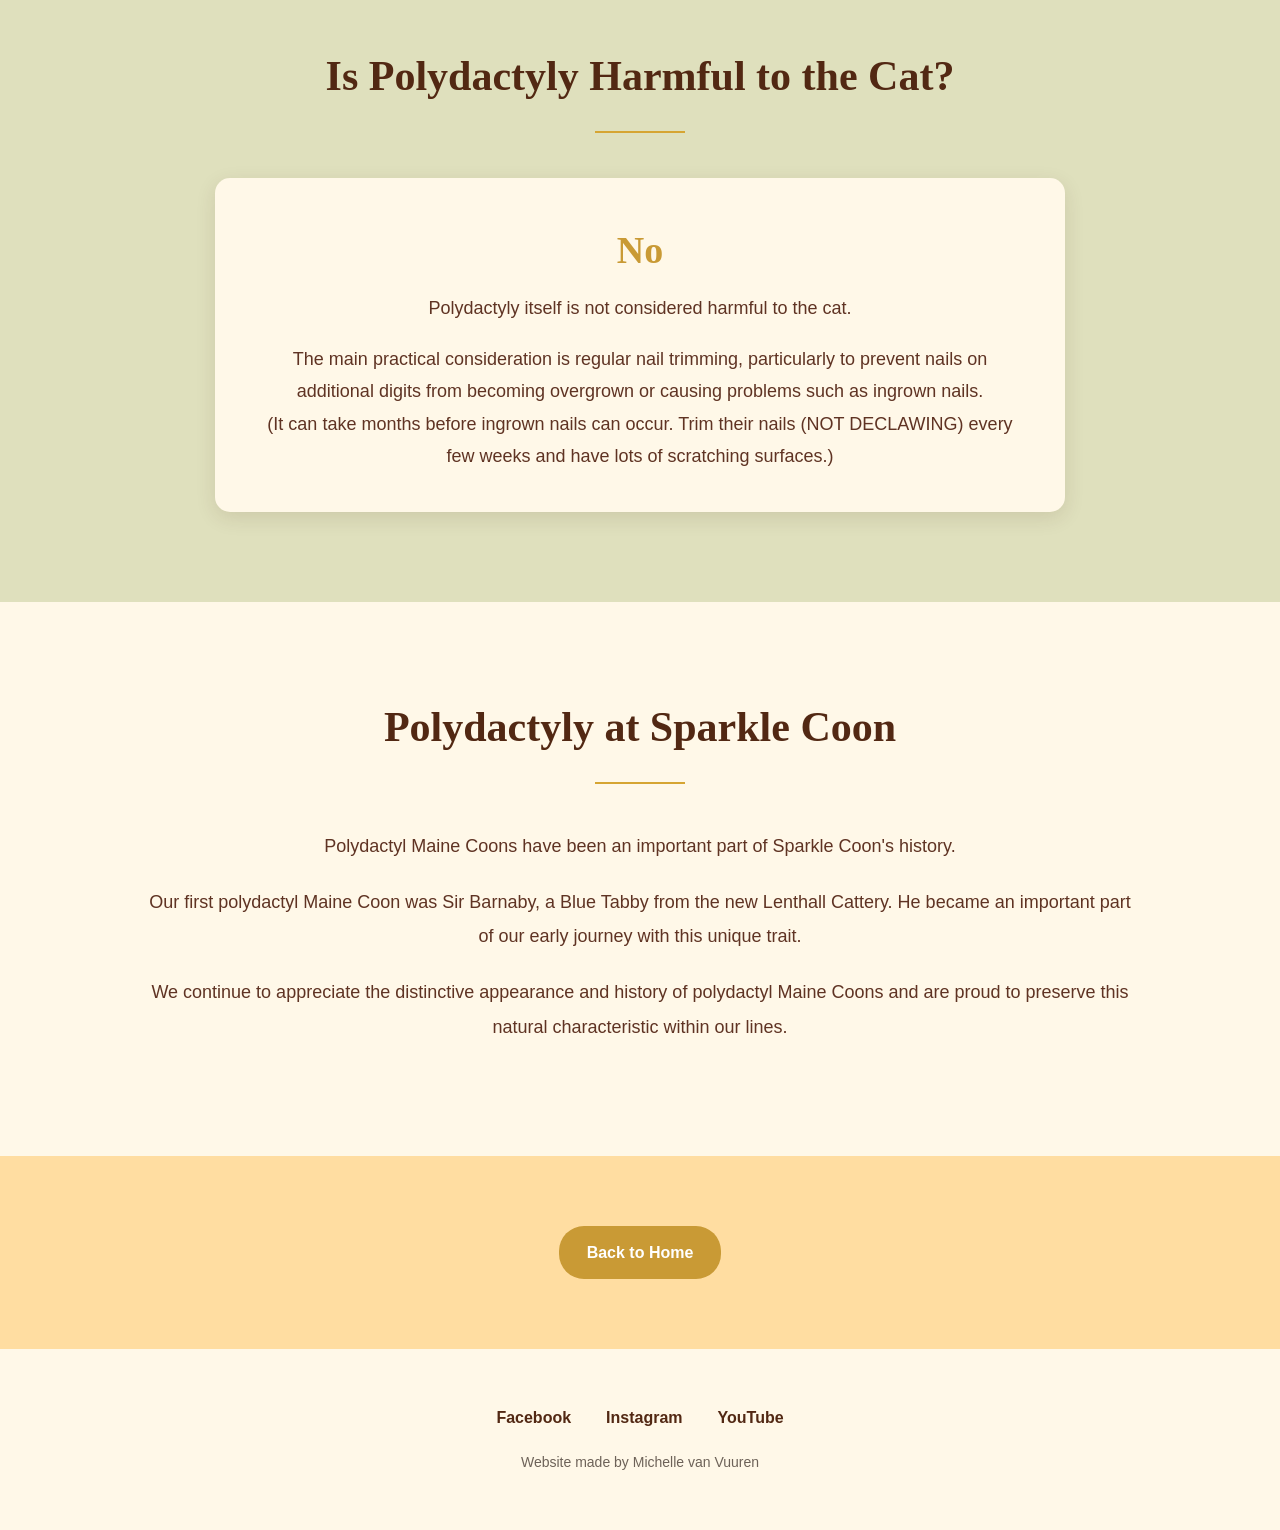
<file: Polydactyly.html>
<!DOCTYPE html>
<html lang="en">

<head>
    <meta charset="UTF-8">
    <meta name="viewport" content="width=device-width, initial-scale=1.0">

    <title>Polydactyly - Sparkle Coon</title>

    <link rel="stylesheet" href="stylepoly.css">
</head>

<body>

    <!-- =========================
         HEADER
    ========================== -->

    <header class="site-header">

        <a href="index.html">
            <img src="images/Logo.png" alt="Sparkle Coon Cattery" class="site-logo">
        </a>

        <nav>
            <a href="index.html">Home</a>
            <a href="contact.html">Contact</a>
        </nav>

    </header>


    <!-- =========================
         PAGE INTRO
    ========================== -->

    <section class="poly-intro">

        <h1>Polydactyl Maine Coons</h1>

        <p>
            A unique trait with a long history in the Maine Coon breed.
        </p>

    </section>


    <!-- =========================
         OUTLOOK
    ========================== -->

    <section class="poly-section">

        <div class="poly-image">

            <img src="images/Polydactyly.jpg"
                 alt="Polydactyl Maine Coon paws">

        </div>


        <div class="poly-information">

            <div class="poly-label">
                OUR OUTLOOK
            </div>

            <h2>Our Outlook on Polydactyl Maine Coons</h2>

            <p>
                Polydactyl Maine Coons are one of the reasons we fell in love
                with this incredible breed.
            </p>

            <p>
                Their unique extra toes are part of the charm and history that
                make Maine Coons so special to us.
            </p>

            <p>
                We are proud to be one of the few Maine Coon catteries in
                South Africa that still breed with this unique trait.
            </p>

        </div>

    </section>


    <!-- =========================
         WHAT IS POLYDACTYLY
    ========================== -->

    <section class="poly-content">

        <div class="section-heading">

            <h2>What is a Polydactyl?</h2>

            <div class="heading-line"></div>

        </div>


        <div class="content-box">

            <p>
                Most people have heard of Maine Coons and their impressive size;
                however, very few are familiar with polydactyl Maine Coons.
            </p>

            <p>
                Polydactyly is caused by an autosomal dominant gene that gives
                a Maine Coon extra toes, often appearing like little
                "thumbs" on the front paws.
            </p>

            <p>
                A typical cat has 18 toes — five on each front paw and four
                on each back paw.
            </p>

            <p>
                Polydactyl Maine Coons can have up to seven toes on each front
                paw and up to six on each back paw.
            </p>

            <p>
                In our lines, the extra digits are most commonly seen on the
                front paws and only rarely on the back.
            </p>

        </div>

    </section>


    <!-- =========================
         GENETICS
    ========================== -->

    <section class="poly-highlight">

        <div class="section-heading">

            <h2>What Does "Autosomal Dominant" Mean?</h2>

            <div class="heading-line"></div>

        </div>


        <div class="genetics-box">

            <p>
                Autosomal dominant means a kitten only needs one parent that
                has the gene in order to inherit it.
            </p>

            <p>
                Not all cats with the gene will show extra toes, and the number
                can differ. Some may have just one extra toe, while others may
                have several.
            </p>

            <p>
                The gene is not linked to inbreeding or health defects —
                it is simply a natural genetic variation.
            </p>

        </div>

    </section>


    <!-- =========================
         HISTORY
    ========================== -->

    <section class="poly-content history-section">

        <div class="section-heading">

            <h2>The History of Polydactyly</h2>

            <div class="heading-line"></div>

        </div>


        <div class="history-text">

            <p>
                The polydactyly gene is believed to have been part of the
                original Maine Coon population. Historical accounts suggest
                that as many as 40% of early Maine Coons were polydactyl,
                until many breeders began selecting against the trait as it
                was considered undesirable in show standards.
            </p>

            <p>
                Today, multiple breeders overseas are working to preserve
                and protect this unique and historic characteristic.
            </p>

            <p>
                There is no definitive or documented origin of Maine Coon cats
                or polydactyl Maine Coons. However, it is widely believed that
                they served as working ship cats, valued for their excellent
                mousing abilities.
            </p>

            <p>
                It was also popularly believed that sailors in the 1800s
                favoured polydactyl cats because their broader, extra-toed paws
                provided better balance on rough seas.
            </p>

            <p>
                Their larger paws were also thought to help them move more
                easily across snow, functioning like natural "snowshoes"
                in harsh winter climates.
            </p>

        </div>

    </section>


    <!-- =========================
         HEALTH
    ========================== -->

    <section class="poly-health">

        <div class="section-heading">

            <h2>Is Polydactyly Harmful to the Cat?</h2>

            <div class="heading-line"></div>

        </div>


        <div class="health-box">

            <h3>No</h3>

            <p>
                Polydactyly itself is not considered harmful to the cat.
            </p>

            <p>
                The main practical consideration is regular nail trimming,
                particularly to prevent nails on additional digits from
                becoming overgrown or causing problems such as ingrown nails.<br>
                (It can take months before ingrown nails can occur. Trim their nails (NOT DECLAWING) every few weeks and have lots of scratching surfaces.)
            </p>

        </div>

    </section>


    <!-- =========================
         SPARKLE COON
    ========================== -->

    <section class="poly-history">

        <div class="section-heading">

            <h2>Polydactyly at Sparkle Coon</h2>

            <div class="heading-line"></div>

        </div>


        <div class="sparkle-history">

            <p>
                Polydactyl Maine Coons have been an important part of
                Sparkle Coon's history.
            </p>

            <p>
                Our first polydactyl Maine Coon was Sir Barnaby, a Blue Tabby
                from the new Lenthall Cattery. He became an important part of
                our early journey with this unique trait.
            </p>

            <p>
                We continue to appreciate the distinctive appearance and
                history of polydactyl Maine Coons and are proud to preserve
                this natural characteristic within our lines.
            </p>

        </div>

    </section>


    <!-- =========================
         FOOTER
    ========================== -->

    <section class="poly-footer">

        <a href="index.html" class="cat-button">
            Back to Home
        </a>

    </section>


    <footer class="site-footer">

        <div class="footer-links">

            <a href="https://www.facebook.com/Sparklecoon">Facebook</a>
            <a href="https://www.instagram.com/sparklecoon_mainecooncattery/">Instagram</a>
            <a href="https://www.youtube.com/@MaineCoon_SparkleCoon">YouTube</a>

        </div>

        <p>
            Website made by Michelle van Vuuren
        </p>

    </footer>


</body>
</html>
</file>
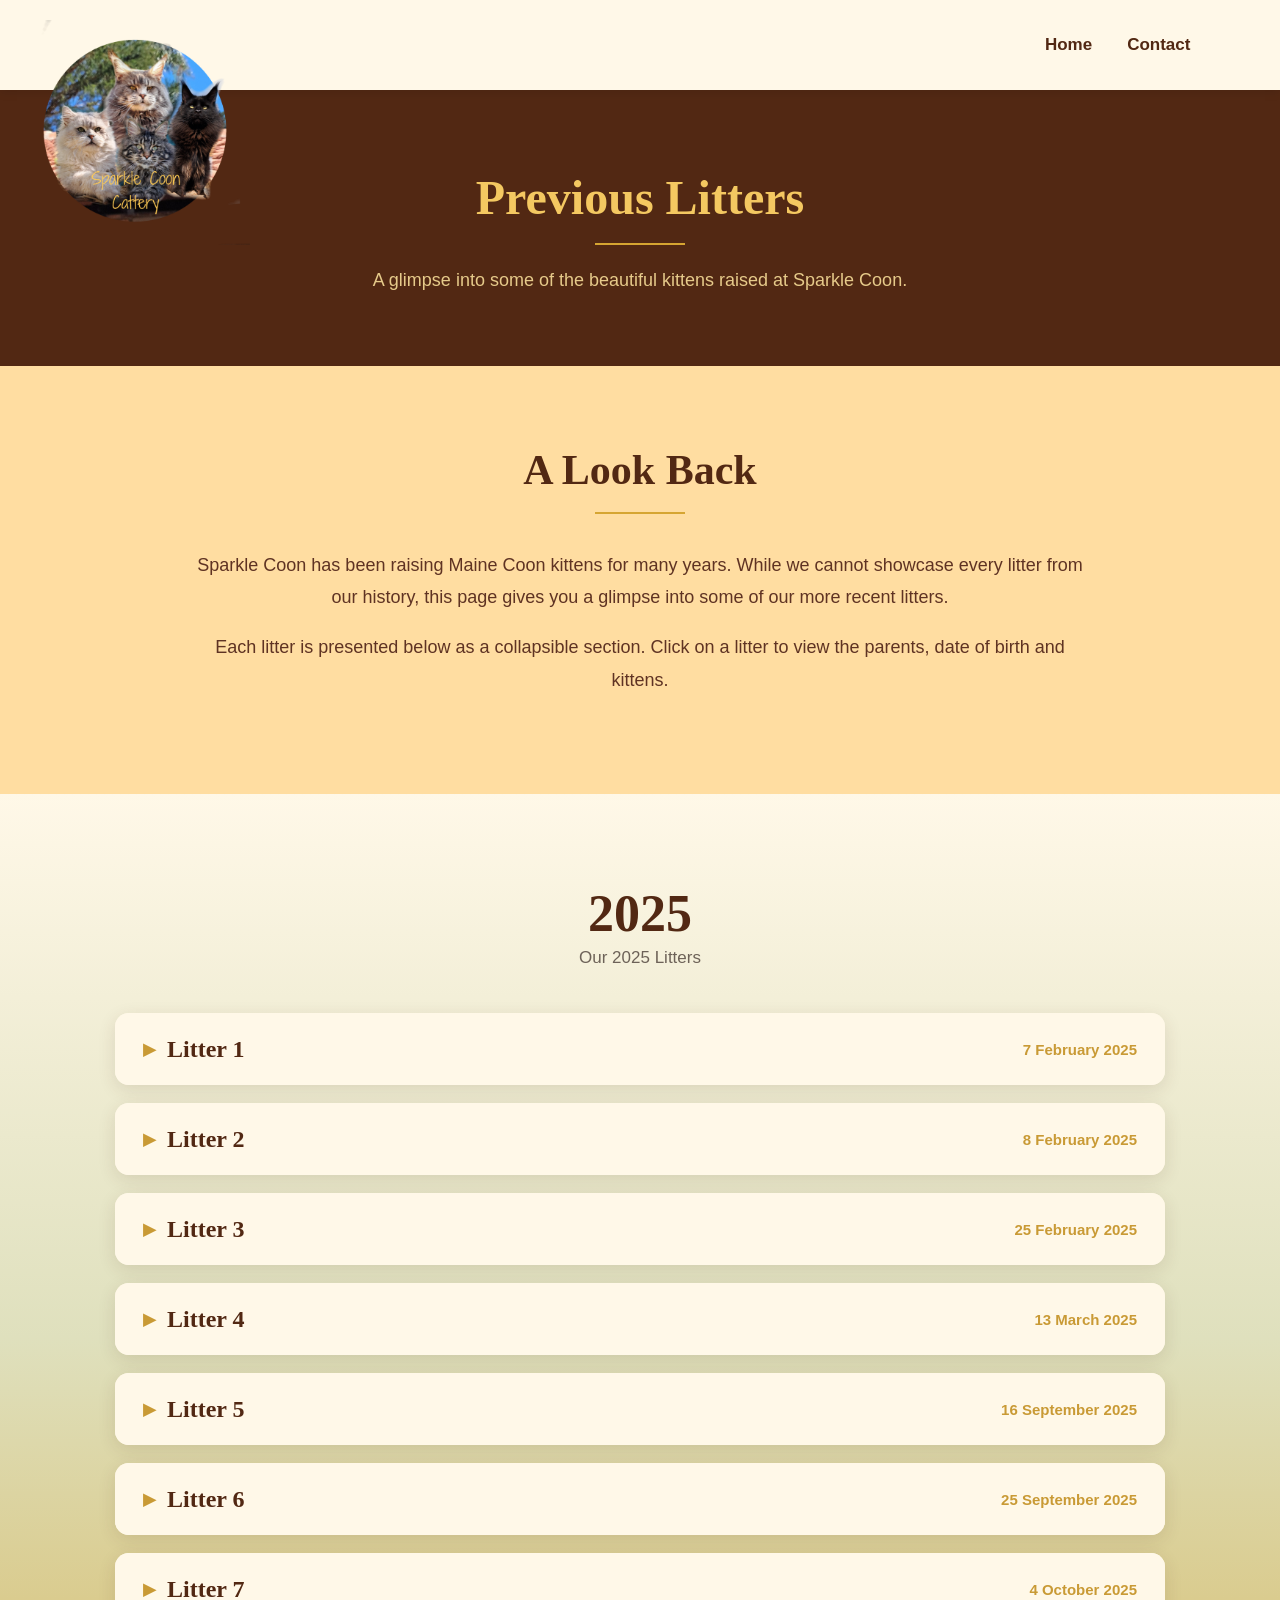
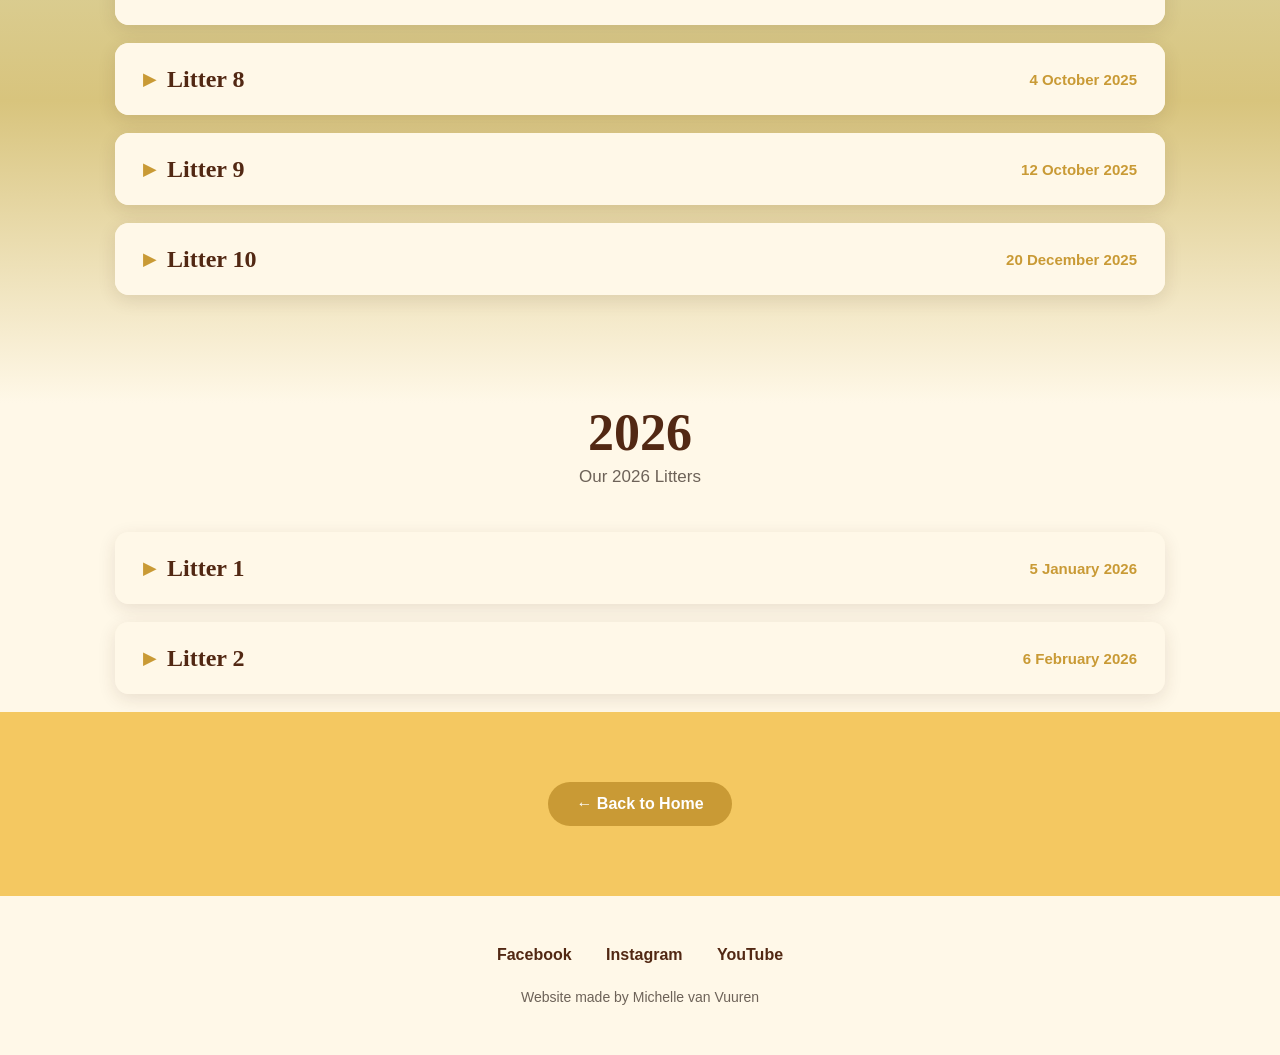
<file: previous-litters.html>
<!DOCTYPE html>
<html lang="en">

<head>

    <meta charset="UTF-8">

    <meta name="viewport" content="width=device-width, initial-scale=1.0">

    <title>Previous Litters - Sparkle Coon</title>

    <link rel="stylesheet" href="stylepreviouslitters.css">

</head>


<body>


<!-- =========================
     HEADER
========================= -->

<header class="site-header">

    <a href="index.html">

        <img
            class="site-logo"
            src="images/Logo.png"
            alt="Sparkle Coon Cattery Logo"
        >

    </a>


    <nav>

        <a href="index.html">Home</a>

        <a href="Contact-us.html">Contact</a>

    </nav>

</header>



<!-- =========================
     PAGE INTRO
========================= -->

<section class="litters-intro">

    <h1>Previous Litters</h1>

    <p>
        A glimpse into some of the beautiful kittens
        raised at Sparkle Coon.
    </p>

</section>



<!-- =========================
     INTRODUCTION
========================= -->

<section class="litters-about">

    <div class="section-heading">

        <h2>A Look Back</h2>

        <div class="heading-line"></div>

    </div>


    <p>
        Sparkle Coon has been raising Maine Coon kittens for many years.
        While we cannot showcase every litter from our history, this page
        gives you a glimpse into some of our more recent litters.
    </p>

    <p>
        Each litter is presented below as a collapsible section. Click on
        a litter to view the parents, date of birth and kittens.
    </p>

</section>



<!-- =========================
     2025
========================= -->

<section class="litters-page">

    <div class="year-heading">

        <h2>2025</h2>

        <p>Our 2025 Litters</p>

    </div>



    <!-- =========================
         LITTER 1
    ========================== -->

    <details class="litter-card">

        <summary>

            <span class="litter-number">Litter 1</span>

            <span class="litter-date">7 February 2025</span>

        </summary>


        <div class="litter-content">

            <div class="litter-details">

                <h3>Parents</h3>

                <p>
                    <strong>Mother:</strong>
                    Sparkle Coon's Silvy
                </p>

                <p>
                    <strong>Father:</strong>
                    Sparkle Coon's Thunder
                </p>


                <h3>Kittens</h3>

                <ul>

                    <li>Lokkanat</li>

                    <li>Bibbetet</li>

                </ul>

            </div>


            <div class="litter-photos">

            <img src="images/Lokkanat & Bibbetet.png"
                
            >
            </div>

        </div>

    </details>



    <!-- =========================
         LITTER 2
    ========================== -->

    <details class="litter-card">

        <summary>

            <span class="litter-number">Litter 2</span>

            <span class="litter-date">8 February 2025</span>

        </summary>


        <div class="litter-content">

            <div class="litter-details">

                <h3>Parents</h3>

                <p>
                    <strong>Mother:</strong>
                    Sparkle Coon's Lexi
                </p>

                <p>
                    <strong>Father:</strong>
                    Sparkle Coon's Sir Lucky of Barnaby
                </p>


                <h3>Kittens</h3>

                <ul>

                    <li>Kerneels</li>

                    <li>Milo</li>

                    <li>Loki</li>

                    <li>Diva Sabaa</li>

                    <li>Maple</li>

                </ul>

            </div>


            <div class="litter-photos">
                <img src="images/Lexilitter2025.png"
                
                 >

            </div>

        </div>

    </details>



    <!-- =========================
         LITTER 3
    ========================== -->

    <details class="litter-card">

        <summary>

            <span class="litter-number">Litter 3</span>

            <span class="litter-date">25 February 2025</span>

        </summary>


        <div class="litter-content">

            <div class="litter-details">

                <h3>Parents</h3>

                <p>
                    <strong>Mother:</strong>
                    Sparkle Coon's Reese
                </p>

                <p>
                    <strong>Father:</strong>
                    GoodHeart Nurgani
                </p>


                <h3>Kittens</h3>

                <ul>

                    <li>Jupiter</li>

                </ul>

            </div>


            <div class="litter-photos">

                <img src="images/Jupiter.png"
                
            >

            </div>

        </div>

    </details>



    <!-- =========================
         LITTER 4
    ========================== -->

    <details class="litter-card">

        <summary>

            <span class="litter-number">Litter 4</span>

            <span class="litter-date">13 March 2025</span>

        </summary>


        <div class="litter-content">

            <div class="litter-details">

                <h3>Parents</h3>

                <p>
                    <strong>Mother:</strong>
                    Sparkle Coon's Jade
                </p>

                <p>
                    <strong>Father:</strong>
                    GoodHeart Nurgani
                </p>


                <h3>Kittens</h3>

                <ul>

                    <li>Bella</li>

                    <li>Diego</li>

                    <li>Doug</li>

                </ul>

            </div>


            <div class="litter-photos">

                <img src="images/Jadelitter2025.png"
                
                 >

            </div>

        </div>

    </details>



    <!-- =========================
         LITTER 5
    ========================== -->

    <details class="litter-card">

        <summary>

            <span class="litter-number">Litter 5</span>

            <span class="litter-date">16 September 2025</span>

        </summary>


        <div class="litter-content">

            <div class="litter-details">

                <h3>Parents</h3>

                <p>
                    <strong>Mother:</strong>
                    Sparkle Coon's Ava
                </p>

                <p>
                    <strong>Father:</strong>
                    GoodHeart Nurgani
                </p>


                <h3>Kittens</h3>

                <ul>

                    <li>Fatoum Freyer</li>

                    <li>Pixie</li>

                    <li>Mystique</li>

                </ul>

            </div>


            <div class="litter-photos">

                <img src="images/Avalitter2025.png"
                
                 >

            </div>

        </div>

    </details>



    <!-- =========================
         LITTER 6
    ========================== -->

    <details class="litter-card">

        <summary>

            <span class="litter-number">Litter 6</span>

            <span class="litter-date">25 September 2025</span>

        </summary>


        <div class="litter-content">

            <div class="litter-details">

                <h3>Parents</h3>

                <p>
                    <strong>Mother:</strong>
                    Sparkle Coon's Tayla
                </p>

                <p>
                    <strong>Father:</strong>
                    GoodHeart Nurgani
                </p>


                <h3>Kittens</h3>

                <ul>

                    <li>Finn</li>

                    <li>Drogo</li>

                </ul>

            </div>


            <div class="litter-photos">

                <img src="images/Taylalitter2025.png"
                
                 >

            </div>

        </div>

    </details>



    <!-- =========================
         LITTER 7
    ========================== -->

    <details class="litter-card">

        <summary>

            <span class="litter-number">Litter 7</span>

            <span class="litter-date">4 October 2025</span>

        </summary>


        <div class="litter-content">

            <div class="litter-details">

                <h3>Parents</h3>

                <p>
                    <strong>Mother:</strong>
                    Sparkle Coon's Lexi
                </p>

                <p>
                    <strong>Father:</strong>
                    Sparkle Coon's Thunder
                </p>


                <h3>Kittens</h3>

                <ul>

                    <li>Leo</li>

                </ul>

            </div>


            <div class="litter-photos">

                <img src="images/LexiLeo.png"
                
                 >

            </div>

        </div>

    </details>



    <!-- =========================
         LITTER 8
    ========================== -->

    <details class="litter-card">

        <summary>

            <span class="litter-number">Litter 8</span>

            <span class="litter-date">4 October 2025</span>

        </summary>


        <div class="litter-content">

            <div class="litter-details">

                <h3>Parents</h3>

                <p>
                    <strong>Mother:</strong>
                    CruSaders Luna Phantom
                </p>

                <p>
                    <strong>Father:</strong>
                    Sparkle Coon's Thunder
                </p>


                <h3>Kittens</h3>

                <ul>

                    <li>Stryker</li>

                    <li>Sir Meliodas</li>

                    <li>Nynx</li>

                    <li>Echo</li>

                    <li>Miro</li>

                </ul>

            </div>


            <div class="litter-photos">

                <img src="images/Lunilitter2025.png"
                
                 >

            </div>

        </div>

    </details>



    <!-- =========================
         LITTER 9
    ========================== -->

    <details class="litter-card">

        <summary>

            <span class="litter-number">Litter 9</span>

            <span class="litter-date">12 October 2025</span>

        </summary>


        <div class="litter-content">

            <div class="litter-details">

                <h3>Parents</h3>

                <p>
                    <strong>Mother:</strong>
                    Sparkle Coon's Reese
                </p>

                <p>
                    <strong>Father:</strong>
                    GoodHeart Nurgani
                </p>


                <h3>Kittens</h3>

                <ul>

                    <li>Mila</li>

                    <li>Calico</li>

                </ul>

            </div>


            <div class="litter-photos">

                <img src="images/Reeselitter2025.png"
                
                 >

            </div>

        </div>

    </details>



    <!-- =========================
         LITTER 10
    ========================== -->

    <details class="litter-card">

        <summary>

            <span class="litter-number">Litter 10</span>

            <span class="litter-date">20 December 2025</span>

        </summary>


        <div class="litter-content">

            <div class="litter-details">

                <h3>Parents</h3>

                <p>
                    <strong>Mother:</strong>
                    Sparkle Coon's Pearl
                </p>

                <p>
                    <strong>Father:</strong>
                    GoodHeart Nurgani
                </p>


                <h3>Kittens</h3>

                <ul>

                    <li>Lady Aelin</li>

                    <li>Snow White</li>

                </ul>

            </div>


            <div class="litter-photos">

                <img src="images/Pearllitter2025.png"
                
                 >

            </div>

        </div>

    </details>


</section>


<!-- =========================
     2026
========================= -->

<div class="year-heading">

    <h2>2026</h2>

    <p>Our 2026 Litters</p>

</div>


<!-- =========================
     2026 LITTER 1
========================= -->

<details class="litter-card">

    <summary>

        <span class="litter-number">Litter 1</span>

        <span class="litter-date">5 January 2026</span>

    </summary>


    <div class="litter-content">

        <div class="litter-details">

            <h3>Parents</h3>

            <p>
                <strong>Mother:</strong>
                Sparkle Coon's Silvy
            </p>

            <p>
                <strong>Father:</strong>
                Sparkle Coon's Thunder
            </p>


            <h3>Kittens</h3>

            <ul>

                <li>Duke Grey</li>

                <li>Allistor</li>

                <li>Lilo</li>

                <li>Frost</li>

            </ul>

        </div>


        <div class="litter-photos">

            <img src="images/Silvylitter2025.png"
                
                 >

        </div>

    </div>

</details>



<!-- =========================
     2026 LITTER 2
========================= -->

<details class="litter-card">

    <summary>

        <span class="litter-number">Litter 2</span>

        <span class="litter-date">6 February 2026</span>

    </summary>


    <div class="litter-content">

        <div class="litter-details">

            <h3>Parents</h3>

            <p>
                <strong>Mother:</strong>
                Sparkle Coon's Jade
            </p>

            <p>
                <strong>Father:</strong>
                GoodHeart Nurgani
            </p>


            <h3>Kittens</h3>

            <ul>

                <li>Hades</li>

                <li>Zeus</li>

            </ul>

        </div>


        <div class="litter-photos">

            <img src="images/Jade2litter2025.png"
                
                 >

        </div>

    </div>

</details>




<!-- =========================
     FOOTER BUTTON
========================= -->

<section class="litters-footer">

    <a href="index.html" class="cat-button">
        ← Back to Home
    </a>

</section>

<section class="moreinfo">

    <a href="https://www.facebook.com/Sparklecoon"
       target="_blank">
        Facebook
    </a>

    <a href="https://www.instagram.com/sparklecoon_mainecooncattery/"
       target="_blank">
        Instagram
    </a>

    <a href="https://www.youtube.com/@MaineCoon_SparkleCoon"
       target="_blank">
        YouTube
    </a>

    <p>
        Website made by Michelle van Vuuren
    </p>

</section>

</body>

</html>
</file>
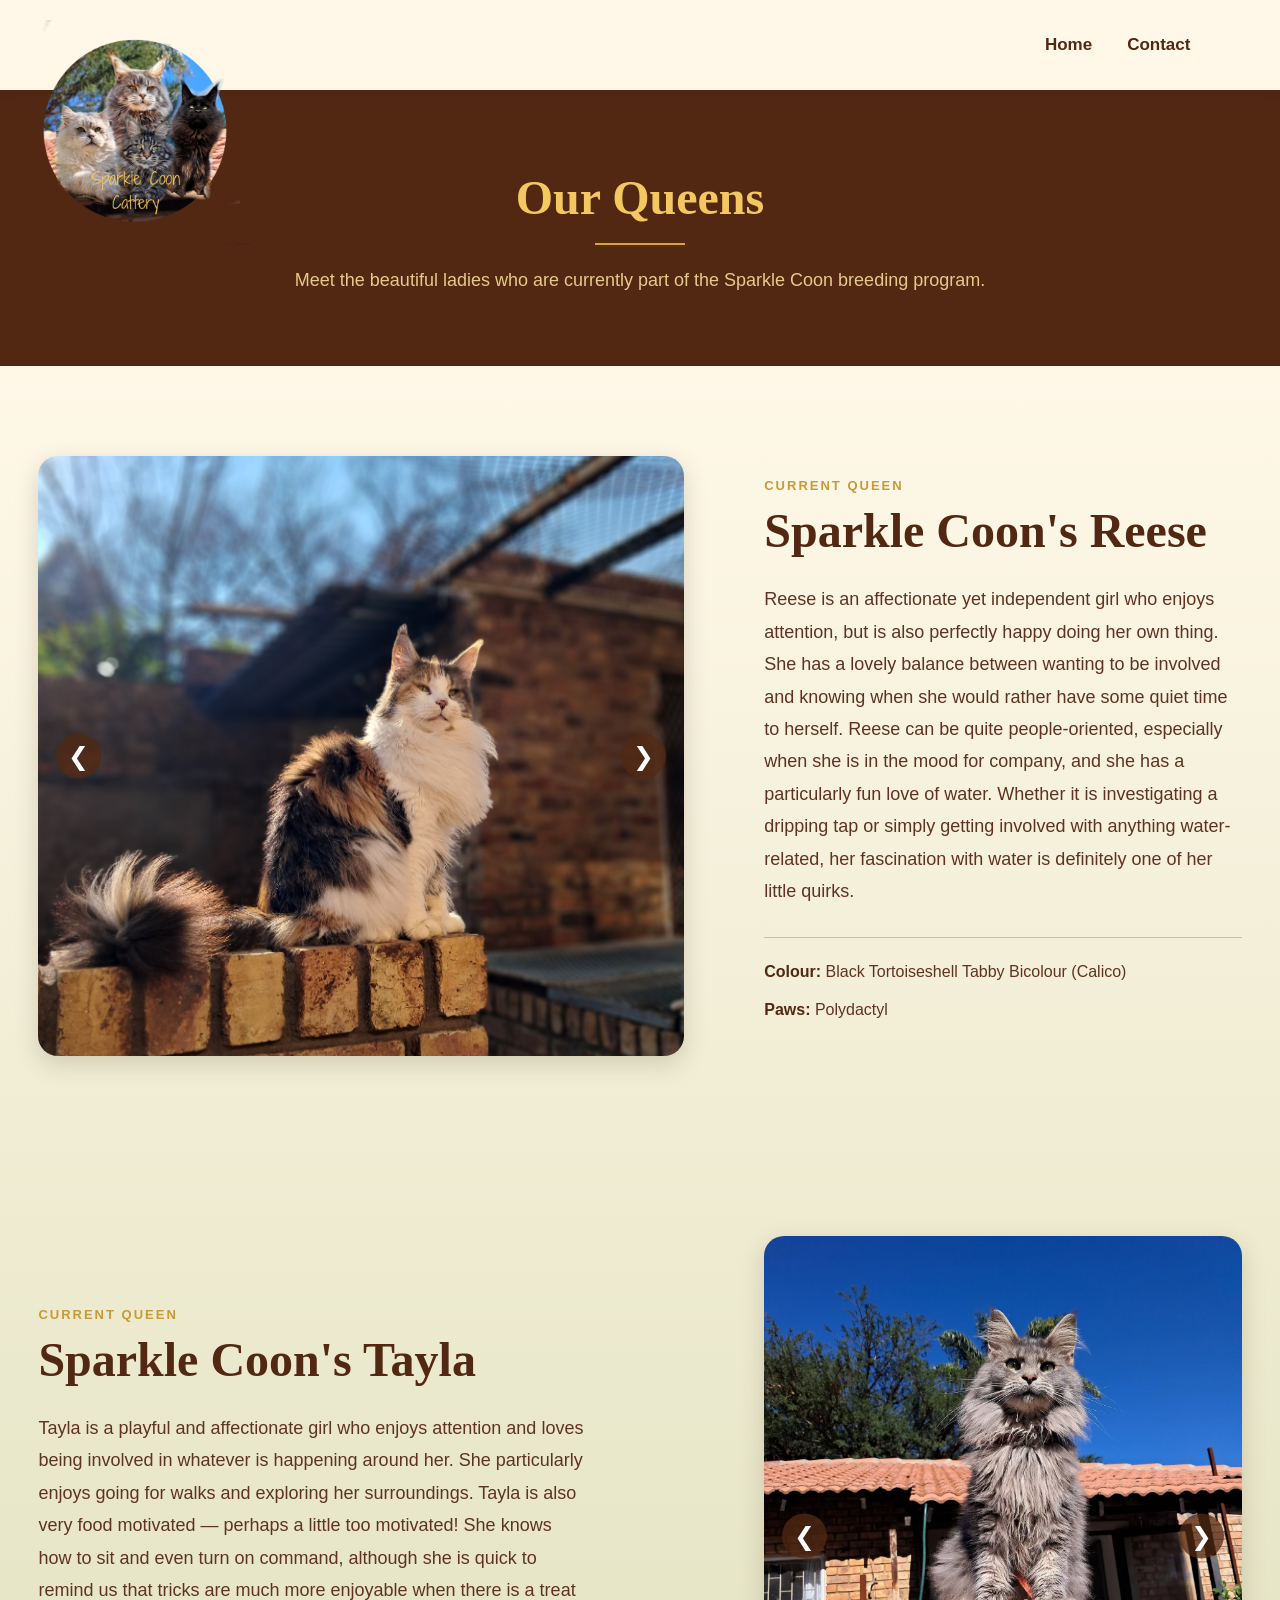
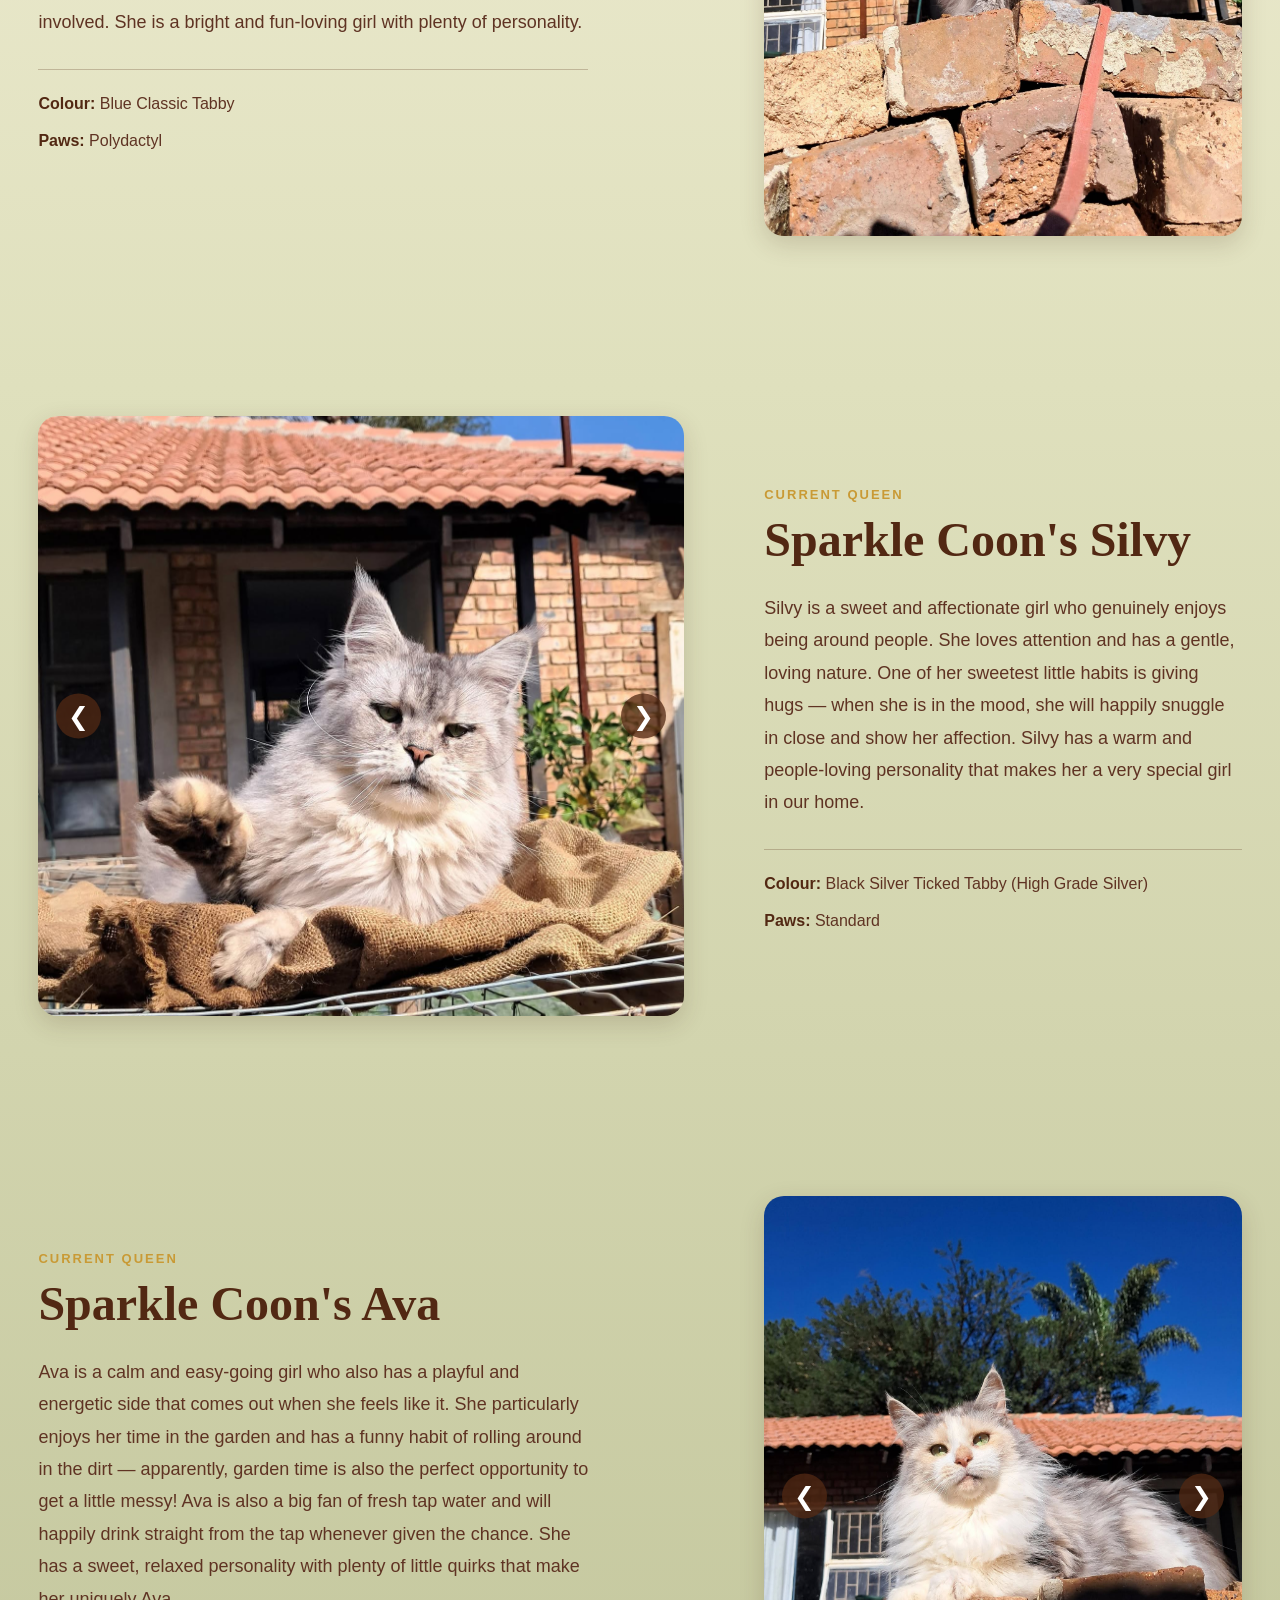
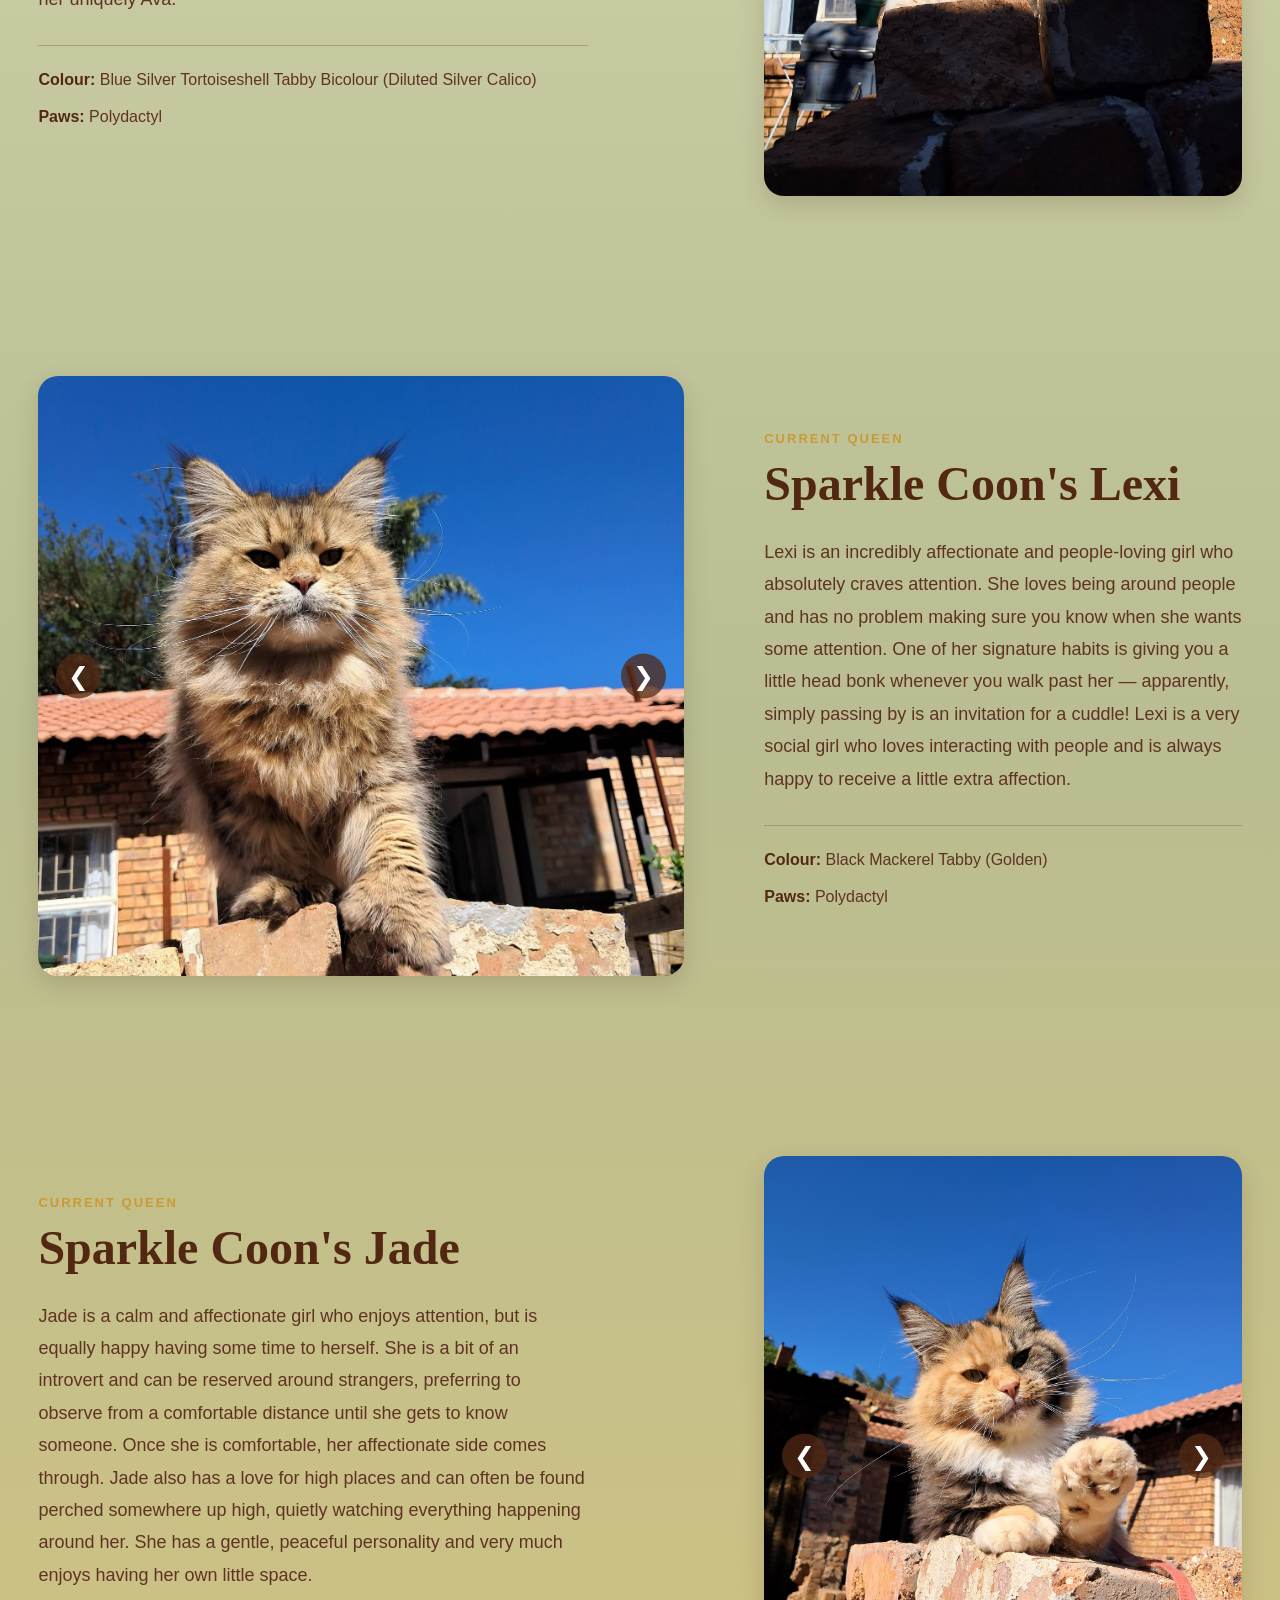
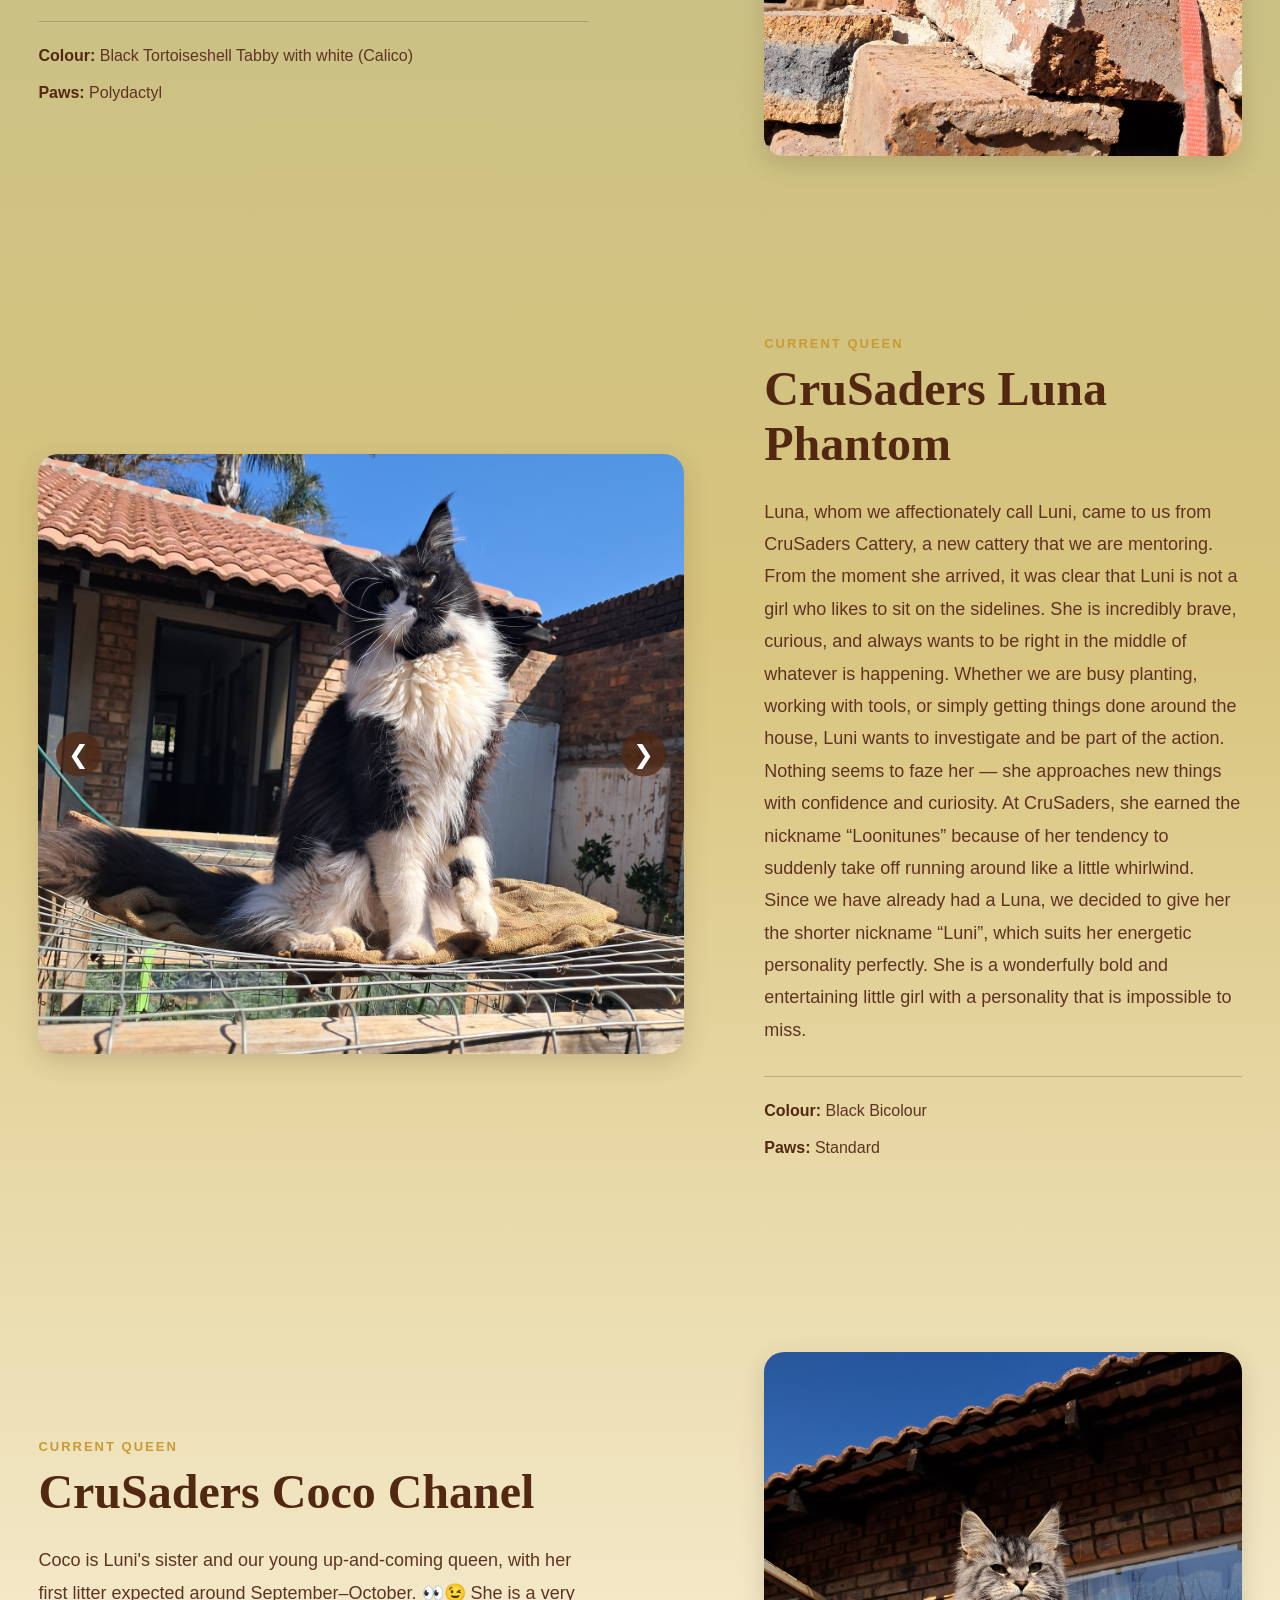
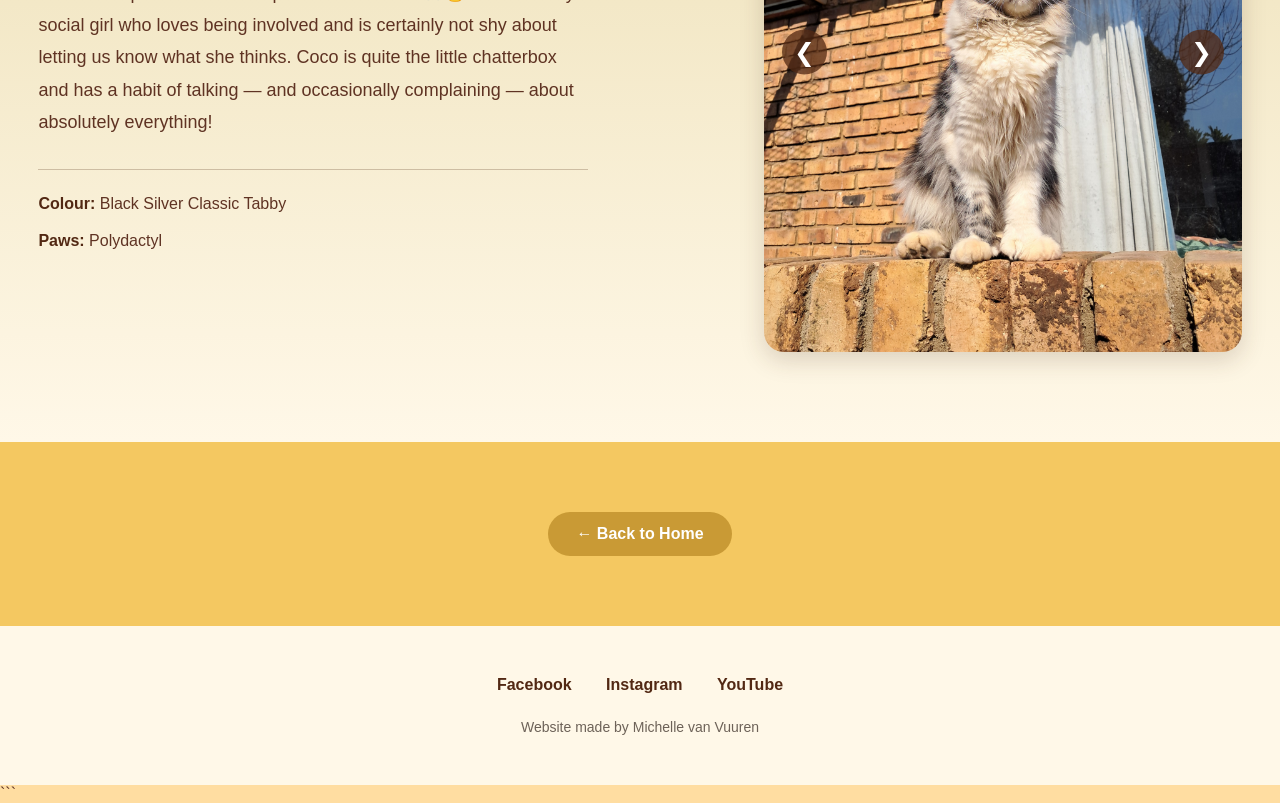
<file: queens.html>
<!DOCTYPE html>
<html lang="en">

<head>

    <meta charset="UTF-8">

    <meta name="viewport" content="width=device-width, initial-scale=1.0">

    <title>Our Queens - Sparkle Coon</title>

    <link rel="stylesheet" href="stylequeens.css">

</head>


<body>


<!-- =========================
     HEADER
========================= -->

<header class="site-header">

    <img
        class="site-logo"
        src="images/Logo.png"
        alt="Sparkle Coon Cattery Logo"
    >

    <nav>

        <a href="index.html">Home</a>

        <a href="Contact-us.html">Contact</a>

    </nav>

</header>



<!-- =========================
     PAGE INTRO
========================= -->

<section class="queens-intro">

    <h1>Our Queens</h1>

    <p>
        Meet the beautiful ladies who are currently part of
        the Sparkle Coon breeding program.
    </p>

</section>



<div class="queens-page">


<!-- =========================
     QUEEN 1
========================= -->

<section class="queen-section">

    <div class="queen-images">

        <div class="queen-slideshow">

            <img
                src="images/Reesie.jpg"
                alt="Sparkle Coon's Reese"
                class="queen-slide active"
            >

            <img
                src="images/Reese.jpg"
                alt="Sparkle Coon Queen 1"
                class="queen-slide"
            >

            <img
                src="images/Reese3.jpg"
                alt="Sparkle Coon Queen 1"
                class="queen-slide"
            >

            <img
                src="images/Reese2.jpg"
                alt="Sparkle Coon Queen 1"
                class="queen-slide"
            >

            <button
                class="slide-arrow previous"
                onclick="changeSlide(this, -1)"
            >
                &#10094;
            </button>

            <button
                class="slide-arrow next"
                onclick="changeSlide(this, 1)"
            >
                &#10095;
            </button>

        </div>

    </div>


    <div class="queen-information">

        <p class="queen-label">CURRENT QUEEN</p>

        <h2>Sparkle Coon's Reese</h2>

        <p class="queen-description">
            Reese is an affectionate yet independent girl who enjoys attention, but is also perfectly happy doing her own thing. She has a lovely balance between wanting to be involved and knowing when she would rather have some quiet time to herself. Reese can be quite people-oriented, especially when she is in the mood for company, and she has a particularly fun love of water. Whether it is investigating a dripping tap or simply getting involved with anything water-related, her fascination with water is definitely one of her little quirks.
        </p>


        <div class="queen-details">

            <p>
                <strong>Colour:</strong>
                Black Tortoiseshell Tabby Bicolour (Calico)
            </p>


            <p>
                <strong>Paws:</strong>
                Polydactyl
            </p>

        </div>

    </div>

</section>



<!-- =========================
     QUEEN 2
========================= -->

<section class="queen-section reverse">

    <div class="queen-images">

        <div class="queen-slideshow">

            <img
                src="images/Tayla2.jpg"
                alt="Sparkle Coon Queen 2"
                class="queen-slide active"
            >

            <img
                src="images/Tayla.jpg"
                alt="Sparkle Coon Queen 2"
                class="queen-slide"
            >

            
            <button
                class="slide-arrow previous"
                onclick="changeSlide(this, -1)"
            >
                &#10094;
            </button>

            <button
                class="slide-arrow next"
                onclick="changeSlide(this, 1)"
            >
                &#10095;
            </button>

        </div>

    </div>


    <div class="queen-information">

        <p class="queen-label">CURRENT QUEEN</p>

        <h2>Sparkle Coon's Tayla</h2>

        <p class="queen-description">
            Tayla is a playful and affectionate girl who enjoys attention and loves being involved in whatever is happening around her. She particularly enjoys going for walks and exploring her surroundings. Tayla is also very food motivated — perhaps a little too motivated! She knows how to sit and even turn on command, although she is quick to remind us that tricks are much more enjoyable when there is a treat involved. She is a bright and fun-loving girl with plenty of personality.
        </p>


        <div class="queen-details">

            <p>
                <strong>Colour:</strong>
                Blue Classic Tabby
            </p>

            <p>
                <strong>Paws:</strong>
                Polydactyl
            </p>

        </div>

    </div>

</section>



<!-- =========================
     QUEEN 3
========================= -->

<section class="queen-section">

    <div class="queen-images">

        <div class="queen-slideshow">

            <img
                src="images/Silvy.jpg"
                alt="Sparkle Coon Queen 3"
                class="queen-slide active"
            >

            <img
                src="images/Silvy5.jpg"
                alt="Sparkle Coon Queen 3"
                class="queen-slide"
            >

            <img
                src="images/Silvy3.jpg"
                alt="Sparkle Coon Queen 3"
                class="queen-slide"
            >

            <img
                src="images/Silvy4.jpg"
                alt="Sparkle Coon Queen 3"
                class="queen-slide"
            >

            <button
                class="slide-arrow previous"
                onclick="changeSlide(this, -1)"
            >
                &#10094;
            </button>

            <button
                class="slide-arrow next"
                onclick="changeSlide(this, 1)"
            >
                &#10095;
            </button>

        </div>

    </div>


    <div class="queen-information">

        <p class="queen-label">CURRENT QUEEN</p>

        <h2>Sparkle Coon's Silvy</h2>

        <p class="queen-description">
            Silvy is a sweet and affectionate girl who genuinely enjoys being around people. She loves attention and has a gentle, loving nature. One of her sweetest little habits is giving hugs — when she is in the mood, she will happily snuggle in close and show her affection. Silvy has a warm and people-loving personality that makes her a very special girl in our home.
        </p>


        <div class="queen-details">

            <p>
                <strong>Colour:</strong>
                Black Silver Ticked Tabby (High Grade Silver)
            </p>

            <p>
                <strong>Paws:</strong>
                Standard
            </p>

        </div>

    </div>

</section>



<!-- =========================
     QUEEN 4
========================= -->

<section class="queen-section reverse">

    <div class="queen-images">

        <div class="queen-slideshow">

            <img
                src="images/Ava.jpg"
                alt="Sparkle Coon Queen 4"
                class="queen-slide active"
            >

            <img
                src="images/Ava2.jpg"
                alt="Sparkle Coon Queen 4"
                class="queen-slide"
            >


            <button
                class="slide-arrow previous"
                onclick="changeSlide(this, -1)"
            >
                &#10094;
            </button>

            <button
                class="slide-arrow next"
                onclick="changeSlide(this, 1)"
            >
                &#10095;
            </button>

        </div>

    </div>


    <div class="queen-information">

        <p class="queen-label">CURRENT QUEEN</p>

        <h2>Sparkle Coon's Ava</h2>

        <p class="queen-description">
            Ava is a calm and easy-going girl who also has a playful and energetic side that comes out when she feels like it. She particularly enjoys her time in the garden and has a funny habit of rolling around in the dirt — apparently, garden time is also the perfect opportunity to get a little messy! Ava is also a big fan of fresh tap water and will happily drink straight from the tap whenever given the chance. She has a sweet, relaxed personality with plenty of little quirks that make her uniquely Ava.
        </p>


        <div class="queen-details">

            <p>
                <strong>Colour:</strong>
                Blue Silver Tortoiseshell Tabby Bicolour (Diluted Silver Calico)
            </p>

            <p>
                <strong>Paws:</strong>
                Polydactyl
            </p>

        </div>

    </div>

</section>

<section class="queen-section">

    <div class="queen-images">

        <div class="queen-slideshow">

            <img
                src="images/Lexi.jpg"
                alt="Sparkle Coon Queen 1"
                class="queen-slide active"
            >

            <img
                src="images/Lexi2.jpg"
                alt="Sparkle Coon Queen 1"
                class="queen-slide"
            >

            <img
                src="images/Lexi3.jpg"
                alt="Sparkle Coon Queen 1"
                class="queen-slide"
            >


            <button
                class="slide-arrow previous"
                onclick="changeSlide(this, -1)"
            >
                &#10094;
            </button>

            <button
                class="slide-arrow next"
                onclick="changeSlide(this, 1)"
            >
                &#10095;
            </button>

        </div>

    </div>


    <div class="queen-information">

        <p class="queen-label">CURRENT QUEEN</p>

        <h2>Sparkle Coon's Lexi</h2>

        <p class="queen-description">
            Lexi is an incredibly affectionate and people-loving girl who absolutely craves attention. She loves being around people and has no problem making sure you know when she wants some attention. One of her signature habits is giving you a little head bonk whenever you walk past her — apparently, simply passing by is an invitation for a cuddle! Lexi is a very social girl who loves interacting with people and is always happy to receive a little extra affection.
        </p>


        <div class="queen-details">

            <p>
                <strong>Colour:</strong>
                Black Mackerel Tabby (Golden)
            </p>
            <p>
                <strong>Paws:</strong>
                Polydactyl
            </p>

        </div>

    </div>

</section>

<section class="queen-section reverse">

    <div class="queen-images">

        <div class="queen-slideshow">

            <img
                src="images/Jade2.jpg"
                alt="Sparkle Coon Queen 4"
                class="queen-slide active"
            >

            <img
                src="images/Jade.jpg"
                alt="Sparkle Coon Queen 4"
                class="queen-slide"
            >

            <img
                src="images/Jade3.jpg"
                alt="Sparkle Coon Queen 4"
                class="queen-slide"
            >


            <button
                class="slide-arrow previous"
                onclick="changeSlide(this, -1)"
            >
                &#10094;
            </button>

            <button
                class="slide-arrow next"
                onclick="changeSlide(this, 1)"
            >
                &#10095;
            </button>

        </div>

    </div>


    <div class="queen-information">

        <p class="queen-label">CURRENT QUEEN</p>

        <h2>Sparkle Coon's Jade</h2>

        <p class="queen-description">
            Jade is a calm and affectionate girl who enjoys attention, but is equally happy having some time to herself. She is a bit of an introvert and can be reserved around strangers, preferring to observe from a comfortable distance until she gets to know someone. Once she is comfortable, her affectionate side comes through. Jade also has a love for high places and can often be found perched somewhere up high, quietly watching everything happening around her. She has a gentle, peaceful personality and very much enjoys having her own little space.
        </p>


        <div class="queen-details">

            <p>
                <strong>Colour:</strong>
                Black Tortoiseshell Tabby with white (Calico)
            </p>

            <p>
                <strong>Paws:</strong>
                Polydactyl
            </p>
        </div>

    </div>

</section>

<section class="queen-section">

    <div class="queen-images">

        <div class="queen-slideshow">

            <img
                src="images/Luni.jpg"
                alt="Sparkle Coon Queen 1"
                class="queen-slide active"
            >

            <img
                src="images/Luni3.jpg"
                alt="Sparkle Coon Queen 1"
                class="queen-slide"
            >


            <button
                class="slide-arrow previous"
                onclick="changeSlide(this, -1)"
            >
                &#10094;
            </button>

            <button
                class="slide-arrow next"
                onclick="changeSlide(this, 1)"
            >
                &#10095;
            </button>

        </div>

    </div>


    <div class="queen-information">

        <p class="queen-label">CURRENT QUEEN</p>

        <h2>CruSaders Luna Phantom</h2>

        <p class="queen-description">
            Luna, whom we affectionately call Luni, came to us from CruSaders Cattery, a new cattery that we are mentoring. From the moment she arrived, it was clear that Luni is not a girl who likes to sit on the sidelines. She is incredibly brave, curious, and always wants to be right in the middle of whatever is happening.

Whether we are busy planting, working with tools, or simply getting things done around the house, Luni wants to investigate and be part of the action. Nothing seems to faze her — she approaches new things with confidence and curiosity.

At CruSaders, she earned the nickname “Loonitunes” because of her tendency to suddenly take off running around like a little whirlwind. Since we have already had a Luna, we decided to give her the shorter nickname “Luni”, which suits her energetic personality perfectly. She is a wonderfully bold and entertaining little girl with a personality that is impossible to miss.
        </p>


        <div class="queen-details">

            <p>
                <strong>Colour:</strong>
                Black Bicolour
            </p>

            <p>
                <strong>Paws:</strong>
                Standard
            </p>

        </div>

    </div>

</section>

<section class="queen-section reverse">

    <div class="queen-images">

        <div class="queen-slideshow">

            <img
                src="images/Coco2.jpg"
                alt="Sparkle Coon Queen 4"
                class="queen-slide active"
            >

            <img
                src="images/Coco.jpg"
                alt="Sparkle Coon Queen 4"
                class="queen-slide"
            >

            <img
                src="images/screamingCoco.jpg"
                alt="Sparkle Coon Queen 4"
                class="queen-slide"
            >


            <button
                class="slide-arrow previous"
                onclick="changeSlide(this, -1)"
            >
                &#10094;
            </button>

            <button
                class="slide-arrow next"
                onclick="changeSlide(this, 1)"
            >
                &#10095;
            </button>

        </div>

    </div>


    <div class="queen-information">

        <p class="queen-label">CURRENT QUEEN</p>

        <h2>CruSaders Coco Chanel</h2>

        <p class="queen-description">
            Coco is Luni's sister and our young up-and-coming queen, with her first litter expected around September–October. 👀😉 She is a very social girl who loves being involved and is certainly not shy about letting us know what she thinks. Coco is quite the little chatterbox and has a habit of talking — and occasionally complaining — about absolutely everything!
        </p>


        <div class="queen-details">

            <p>
                <strong>Colour:</strong>
                Black Silver Classic Tabby
            </p>

            <p>
                <strong>Paws:</strong>
                Polydactyl
            </p>

        </div>

    </div>

</section>

</div>



<!-- =========================
     BACK TO HOME
========================= -->

<section class="queens-footer">

    <a href="index.html" class="cat-button">
        ← Back to Home
    </a>

</section>



<!-- =========================
     SLIDESHOW JAVASCRIPT
========================= -->

<script>

function changeSlide(button, direction) {

    const slideshow = button.closest(".queen-slideshow");

    const slides = slideshow.querySelectorAll(".queen-slide");

    let currentIndex = 0;


    slides.forEach((slide, index) => {

        if (slide.classList.contains("active")) {

            currentIndex = index;

        }

    });


    slides[currentIndex].classList.remove("active");


    let newIndex = currentIndex + direction;


    if (newIndex >= slides.length) {

        newIndex = 0;

    }


    if (newIndex < 0) {

        newIndex = slides.length - 1;

    }


    slides[newIndex].classList.add("active");

}

</script>

<section class="moreinfo">

    <a href="https://www.facebook.com/Sparklecoon"
       target="_blank">
        Facebook
    </a>

    <a href="https://www.instagram.com/sparklecoon_mainecooncattery/"
       target="_blank">
        Instagram
    </a>

    <a href="https://www.youtube.com/@MaineCoon_SparkleCoon"
       target="_blank">
        YouTube
    </a>

    <p>
        Website made by Michelle van Vuuren
    </p>

</section>
</body>

</html>
```
</file>
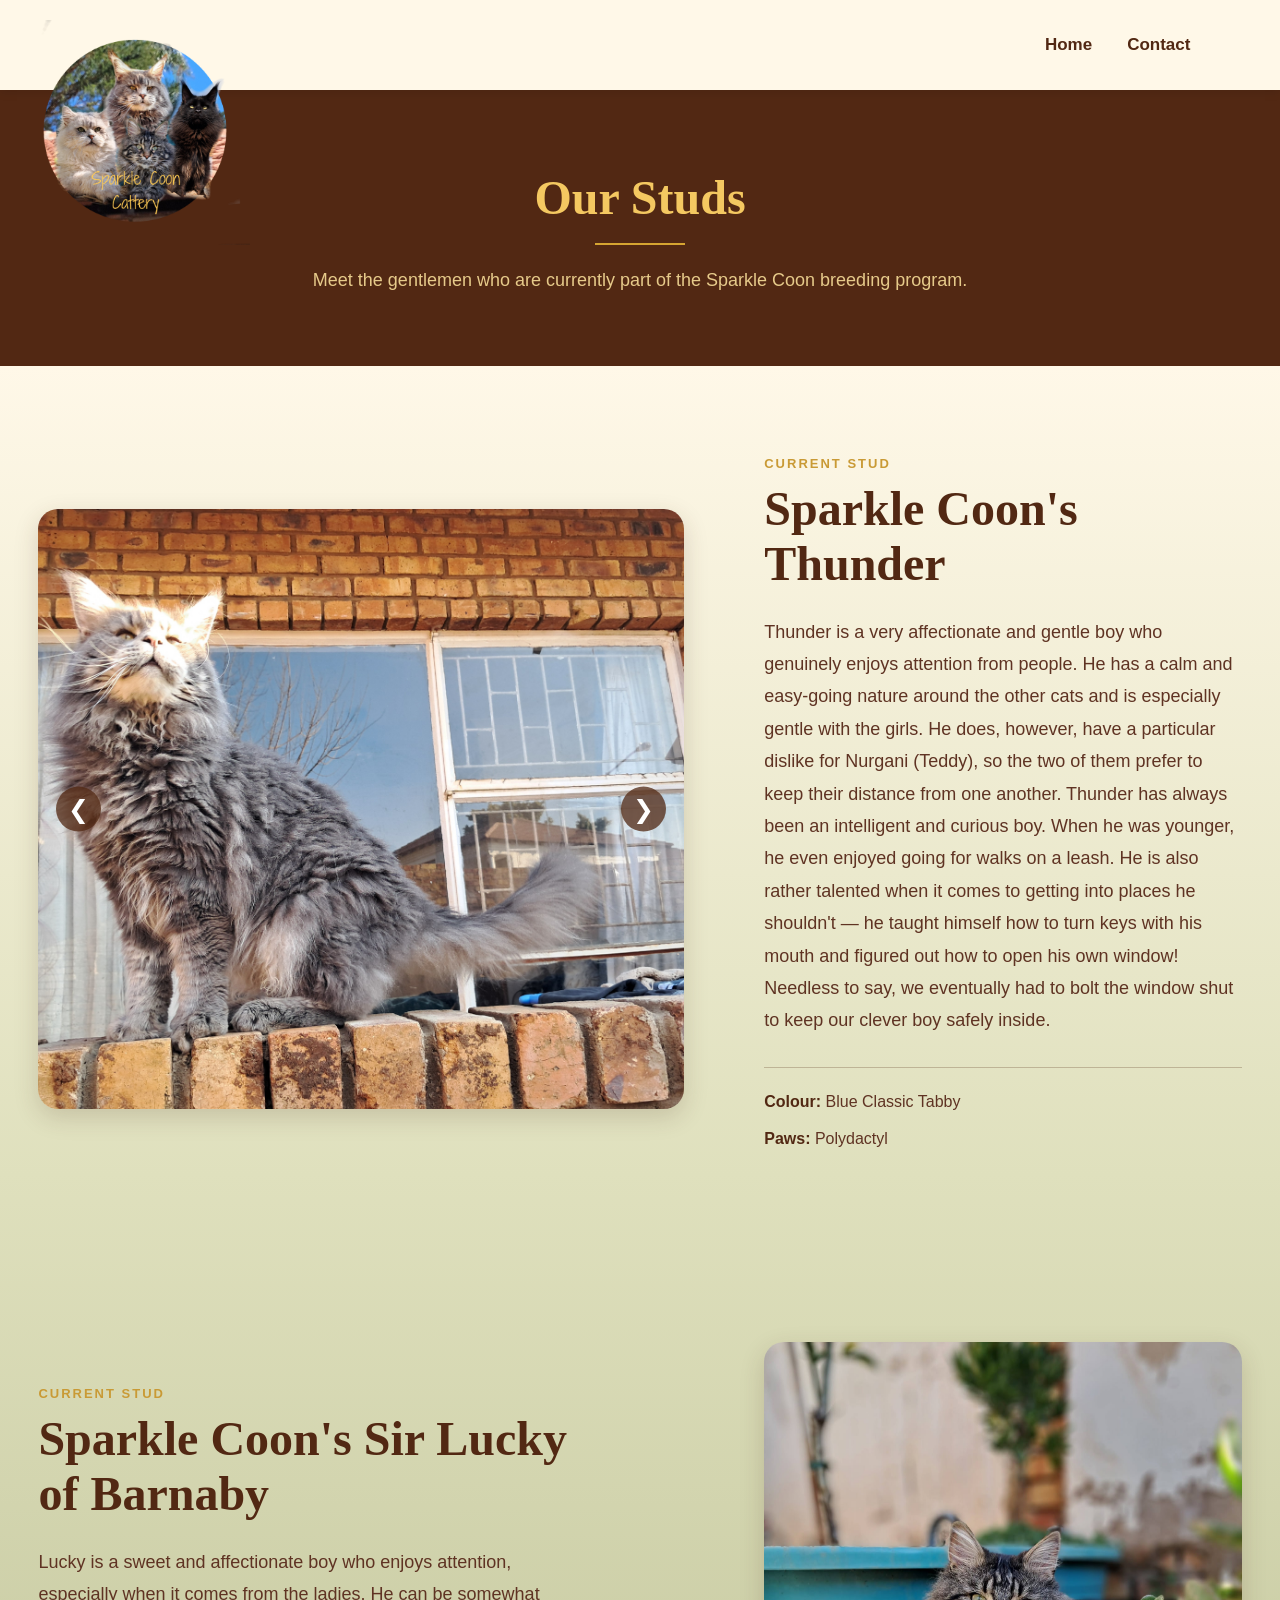
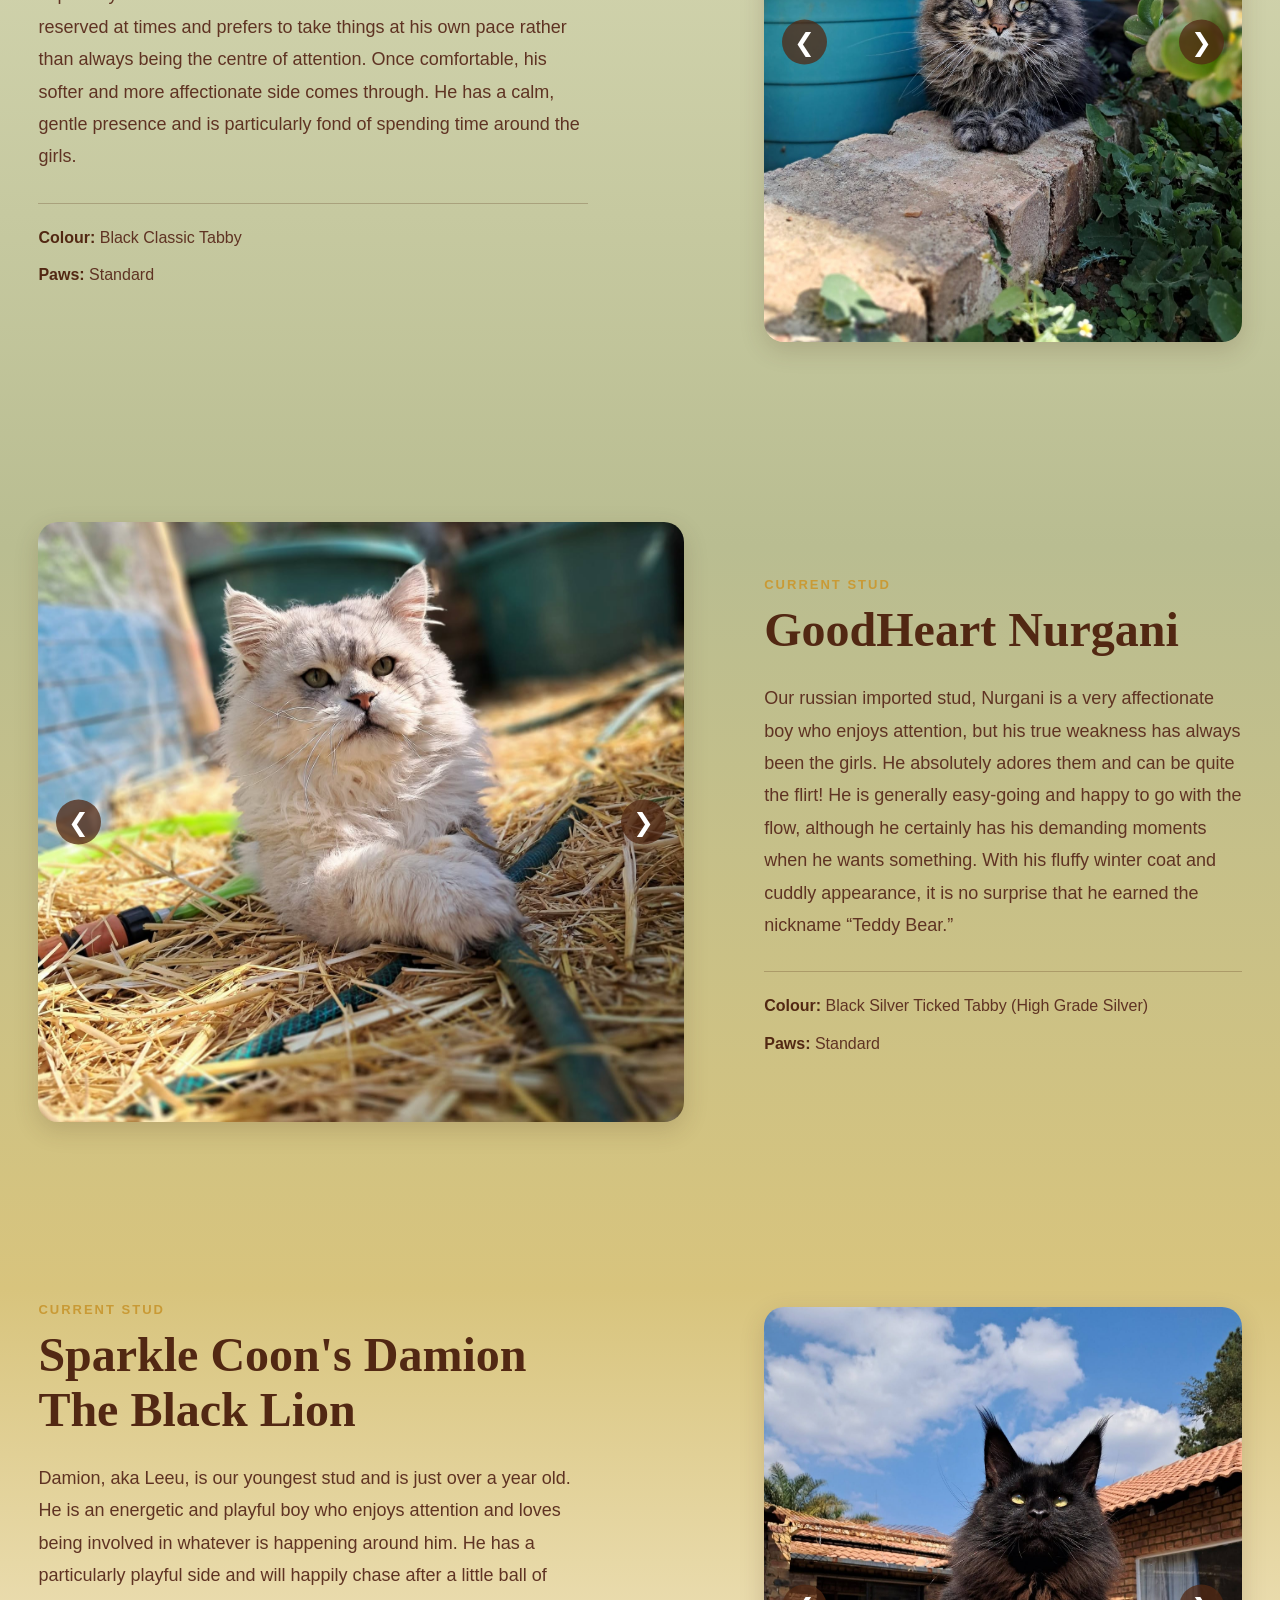
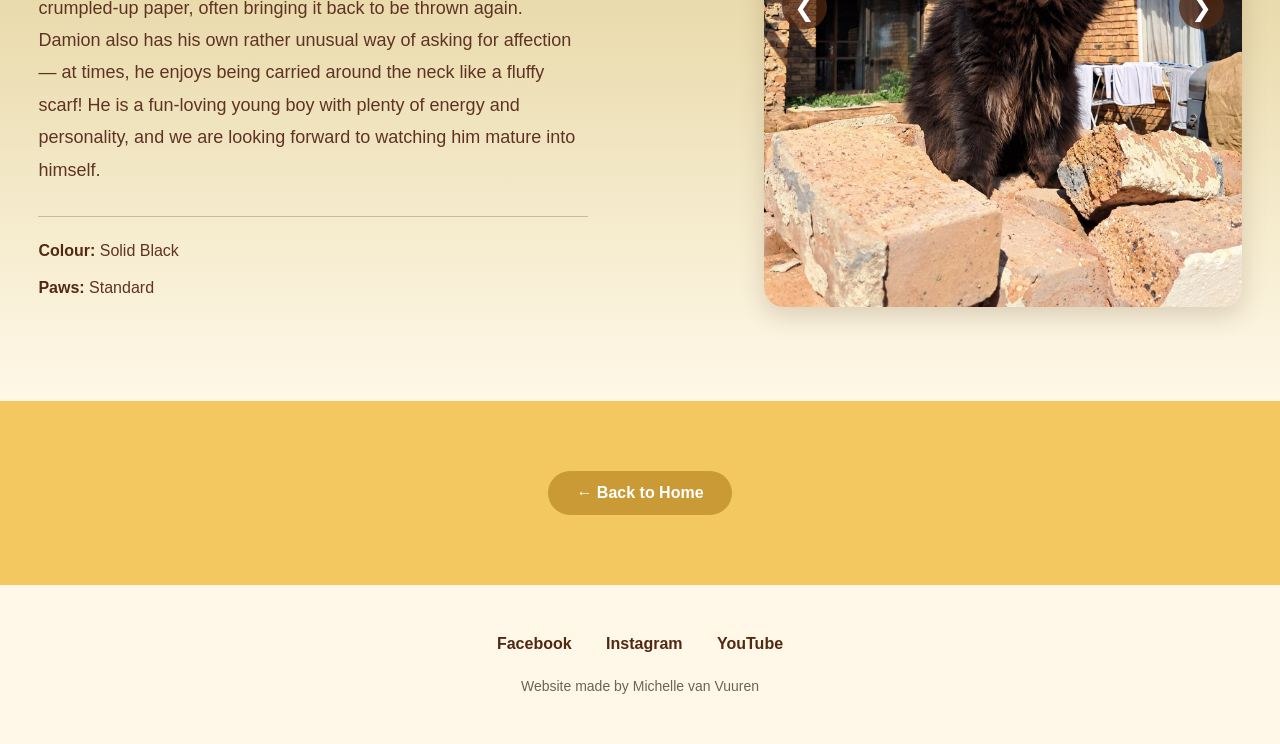
<file: Studs.html>
<!DOCTYPE html>
<html lang="en">

<head>

    <meta charset="UTF-8">

    <meta name="viewport" content="width=device-width, initial-scale=1.0">

    <title>Current Studs - Sparkle Coon</title>

    <link rel="stylesheet" href="Studsstyle.css">

</head>


<body>


<!-- =========================
     HEADER
========================= -->

<header class="site-header">

    <img
        class="site-logo"
        src="images/Logo.png"
        alt="Sparkle Coon Cattery Logo"
    >

    <nav>

        <a href="index.html">Home</a>

        <a href="Contact-us.html">Contact</a>

    </nav>

</header>



<!-- =========================
     PAGE INTRO
========================= -->

<section class="studs-intro">

    <h1>Our Studs</h1>

    <p>
        Meet the gentlemen who are currently part of
        the Sparkle Coon breeding program.
    </p>

</section>



<!-- =========================
     THUNDER
========================= -->
<div class="studs-page">
<section class="stud-section">

    <div class="stud-images">

        <div class="stud-slideshow">

            <img
                src="images/ThunderWelcome.jpg"
                alt="Sparkle Coon Thunder"
                class="stud-slide active"
            >

            <img
                src="images/Thunder2.jpg"
                alt="Sparkle Coon Thunder"
                class="stud-slide"
            >

            <img
                src="images/Thunder3.jpg"
                alt="Sparkle Coon Thunder"
                class="stud-slide"
            >


            <button class="slide-arrow previous" onclick="changeSlide(this, -1)">
                &#10094;
            </button>

            <button class="slide-arrow next" onclick="changeSlide(this, 1)">
                &#10095;
            </button>

        </div>

    </div>


    <div class="stud-information">

        <p class="stud-label">CURRENT STUD</p>

        <h2>Sparkle Coon's Thunder</h2>

        <p class="stud-description">
            Thunder is a very affectionate and gentle boy who genuinely enjoys attention from people. He has a calm and easy-going nature around the other cats and is especially gentle with the girls. He does, however, have a particular dislike for Nurgani (Teddy), so the two of them prefer to keep their distance from one another.
            Thunder has always been an intelligent and curious boy. When he was younger, he even enjoyed going for walks on a leash. He is also rather talented when it comes to getting into places he shouldn't — he taught himself how to turn keys with his mouth and figured out how to open his own window! Needless to say, we eventually had to bolt the window shut to keep our clever boy safely inside.
        </p>

        <div class="stud-details">

            <p>
                <strong>Colour:</strong>
                Blue Classic Tabby
            </p>

            <p>
                <strong>Paws:</strong>
                Polydactyl
            </p>


        </div>

    </div>

</section>



<!-- =========================
     LUCKY
========================= -->

<section class="stud-section reverse">

    <div class="stud-images">

        <div class="stud-slideshow">

            <img
                src="images/Lucky.jpg"
                alt="Sparkle Coon Lucky"
                class="stud-slide active"
            >

            <img
                src="images/Lucky2.jpg"
                alt="Sparkle Coon Lucky"
                class="stud-slide"
            >

            <img
                src="images/Lucky3.jpg"
                alt="Sparkle Coon Lucky"
                class="stud-slide"
            >

            <button class="slide-arrow previous" onclick="changeSlide(this, -1)">
                &#10094;
            </button>

            <button class="slide-arrow next" onclick="changeSlide(this, 1)">
                &#10095;
            </button>

        </div>

    </div>


    <div class="stud-information">

        <p class="stud-label">CURRENT STUD</p>

        <h2>Sparkle Coon's Sir Lucky of Barnaby</h2>

        <p class="stud-description">
            Lucky is a sweet and affectionate boy who enjoys attention, especially when it comes from the ladies. He can be somewhat reserved at times and prefers to take things at his own pace rather than always being the centre of attention. Once comfortable, his softer and more affectionate side comes through. He has a calm, gentle presence and is particularly fond of spending time around the girls.
        </p>

        <div class="stud-details">

            <p>
                <strong>Colour:</strong>
                Black Classic Tabby
            </p>

            <p>
                <strong>Paws:</strong>
                Standard
            </p>

        </div>

    </div>

</section>



<!-- =========================
     NURGANI
========================= -->

<section class="stud-section">

    <div class="stud-images">

        <div class="stud-slideshow">

            <img
                src="images/Nurgani.jpg"
                alt="Sparkle Coon Nurgani"
                class="stud-slide active"
            >

            <img
                src="images/Nurgani2.jpg"
                alt="Sparkle Coon Nurgani"
                class="stud-slide"
            >

            <img
                src="images/Nurgani3.jpg"
                alt="Sparkle Coon Nurgani"
                class="stud-slide"
            >

            <button class="slide-arrow previous" onclick="changeSlide(this, -1)">
                &#10094;
            </button>

            <button class="slide-arrow next" onclick="changeSlide(this, 1)">
                &#10095;
            </button>

        </div>

    </div>


    <div class="stud-information">

        <p class="stud-label">CURRENT STUD</p>

        <h2>GoodHeart Nurgani</h2>

        <p class="stud-description">
            Our russian imported stud, Nurgani is a very affectionate boy who enjoys attention, but his true weakness has always been the girls. He absolutely adores them and can be quite the flirt! He is generally easy-going and happy to go with the flow, although he certainly has his demanding moments when he wants something. With his fluffy winter coat and cuddly appearance, it is no surprise that he earned the nickname “Teddy Bear.”
        </p>

        <div class="stud-details">

            <p>
                <strong>Colour:</strong>
                Black Silver Ticked Tabby (High Grade Silver)
            </p>

            <p>
                <strong>Paws:</strong>
                Standard 
            </p>


        </div>

    </div>

</section>



<!-- =========================
     DAMION
========================= -->

<section class="stud-section reverse">

    <div class="stud-images">

        <div class="stud-slideshow">

            <img
                src="images/Leeu 3.jpg"
                alt="Sparkle Coon Damion"
                class="stud-slide active"
            >

            <img
                src="images/LeeuLeeu.jpg"
                alt="Sparkle Coon Damion"
                class="stud-slide"
            >

            <img
                src="images/Leeutjie.jpg"
                alt="Sparkle Coon Damion"
                class="stud-slide"
            >

            <img
                src="images/LLeeu.jpg"
                alt="Sparkle Coon Damion"
                class="stud-slide"
            >

            <button class="slide-arrow previous" onclick="changeSlide(this, -1)">
                &#10094;
            </button>

            <button class="slide-arrow next" onclick="changeSlide(this, 1)">
                &#10095;
            </button>

        </div>

    </div>


    <div class="stud-information">

        <p class="stud-label">CURRENT STUD</p>

        <h2>Sparkle Coon's Damion The Black Lion</h2>

        <p class="stud-description">
            Damion, aka Leeu, is our youngest stud and is just over a year old. He is an energetic and playful boy who enjoys attention and loves being involved in whatever is happening around him. He has a particularly playful side and will happily chase after a little ball of crumpled-up paper, often bringing it back to be thrown again.

Damion also has his own rather unusual way of asking for affection — at times, he enjoys being carried around the neck like a fluffy scarf! He is a fun-loving young boy with plenty of energy and personality, and we are looking forward to watching him mature into himself.
        </p>

        <div class="stud-details">

            <p>
                <strong>Colour:</strong>
                Solid Black
            </p>

            <p>
                <strong>Paws:</strong>
                Standard
            </p>

        </div>

    </div>

</section>
</div>



<!-- =========================
     BACK TO HOME
========================= -->

<section class="studs-footer">

    <a href="index.html" class="cat-button">
        ← Back to Home
    </a>

</section>

<section class="moreinfo">

    <a href="https://www.facebook.com/Sparklecoon"
       target="_blank">
        Facebook
    </a>

    <a href="https://www.instagram.com/sparklecoon_mainecooncattery/"
       target="_blank">
        Instagram
    </a>

    <a href="https://www.youtube.com/@MaineCoon_SparkleCoon"
       target="_blank">
        YouTube
    </a>

    <p>
        Website made by Michelle van Vuuren
    </p>

</section>

<!-- =========================
     SLIDESHOW JAVASCRIPT
========================= -->

<script>

function changeSlide(button, direction) {

    const slideshow = button.closest(".stud-slideshow");

    const slides = slideshow.querySelectorAll(".stud-slide");

    let currentIndex = 0;

    slides.forEach((slide, index) => {

        if (slide.classList.contains("active")) {

            currentIndex = index;

        }

    });


    slides[currentIndex].classList.remove("active");


    let newIndex = currentIndex + direction;


    if (newIndex >= slides.length) {

        newIndex = 0;

    }


    if (newIndex < 0) {

        newIndex = slides.length - 1;

    }


    slides[newIndex].classList.add("active");

}

</script>


</body>

</html>
</file>
<file: style.css>
/* Reset */
html {
    color-scheme: light;
}

*{
    margin:0;
    padding:0;
    box-sizing:border-box;
}

hr {
    border: none;
    height: 5px;
    background-color: #654025;

    margin: 5px 0;
}

/* Body */

body{

    font-family:Arial, Helvetica, sans-serif;

    background:#ffdda1;

    color:#5f3323;

    text-align: left;

}

p{
    font-size: 15px;
}

/* Header */
h1 {
    font-size: 32px;
}

h2 {
    font-size: 25px;
}

h3 {
    font-size: 20px;
    font-weight: normal;
}

header{

    background:white;

    display:flex;

    justify-content:space-between;

    align-items:center;

    padding:20px 60px;

    box-shadow:0px 2px 10px rgba(0,0,0,.08);

}

/* Navigation */

nav a{

    text-decoration:none;

    color:#444;

    margin-left:25px;

    font-weight:bold;

}

nav a:hover{

    color:#c59d5f;

}

/* Hero */

/* HERO */

.hero {
    position: relative;
    width: 90%;
    max-width: 1400px;
    margin: 0 auto;
    overflow: hidden;
}

.hero-image {
    width: 100%;
    height: auto;
    display: block;
}

.hero h2{

    font-size:50px;

    margin-bottom:20px;

}


.hero button{

    background:#c59d5f;

    color:white;

    border:none;

    padding:15px 40px;

    font-size:18px;

    cursor:pointer;

    border-radius:5px;

}

.hero button:hover{

    background:#ab844d;

}
.hero-text {
    position: absolute;
    right: 5%;
    top: 50%;
    transform: translateY(-50%);

        background-color: rgba(255, 221, 161, 0.85);

    padding: 25px;
    border-radius: 10px;
}

.hero-overlay {
    position: absolute;

    right: 5%;
    top: 50%;

    transform: translateY(-50%);

    width: 38%;
    max-width: 500px;

    padding: 45px 40px;

    background: rgba(45, 25, 15, 0.78);

    border-radius: 20px;

    color: #ffdda1;

    text-align: center;

    box-shadow: 0 5px 20px rgba(0, 0, 0, 0.25);
}

.hero-overlay h1 {
    font-size: 48px;
    line-height: 1.05;
    margin-bottom: 20px;
    font-family: Georgia, serif;
    color: #f8c75a;
}

.hero-overlay p {
    font-size: 18px;
    line-height: 1.4;

    margin: 8px 0;

    color: #fff4dc;
}

.hero-overlay h3 {
    font-size: 20px;
    font-weight: normal;

    margin-top: 20px;

    color: #f8c75a;
}

.hero-line {
    width: 180px;
    height: 2px;

    background: #f8c75a;

    margin: 15px auto 20px;
}

.hero-line.small {
    width: 100px;

    margin: 20px auto 15px;
}


.site-header {
    height: 90px;

    background: #fff8e8;

    display: flex;

    justify-content: flex-end;
    align-items: center;

    padding: 0 7%;

    position: relative;

    box-shadow: 0 2px 10px rgba(0, 0, 0, 0.10);

    z-index: 10;
}

.site-logo {
    position: absolute;

    left: 2%;

    top: 20px;

    width: 225px;
    height: 225px;

    object-fit: contain;

    z-index: 20;
}

.site-header nav {
    display: flex;

    align-items: center;

    gap: 35px;
}

.site-header nav a {
    text-decoration: none;

    color: #522813;

    font-size: 17px;

    font-weight: bold;
}

.site-header nav a:hover {
    color: #c59d5f;
}



.about {
    background: #fff8e8;
    padding: 70px 20px;
}

.about-content {
    max-width: 1000px;
    margin: 0 auto;
    text-align: center;
}

.about h2 {
    font-family: "Playfair Display", Georgia, serif;
    font-size: 38px;
    color: #522813;
    margin-bottom: 30px;
}

.about p {
    font-size: 18px;
    line-height: 1.7;
    color: #5f3323;
    margin-bottom: 25px;
}

.about h2::after {
    content: "";
    display: block;

    width: 90px;
    height: 2px;

    background: #d6a532;

    margin: 18px auto 0;
}

.about button{

    background:#c59d5f;

    color:white;

    border:none;

    padding:15px 40px;

    font-size:18px;

    cursor:pointer;

    border-radius:5px;

}

.about button:hover{

    background:#ab844d;

}
.about-text {
    margin-left: 50px;
}




.pages {
    background: linear-gradient(to left, #e3962b, #fcde6f);

    display: flex;

    justify-content: space-between;

    align-items: flex-start;

    padding: 50px;
}

.pages h2{

    font-size:30px;
    color:#1b0b05;
    margin-bottom:20px;

}

.pages p{

    font-size:18px;
    color:#1b0b05;
    display: flex;
    flex-direction: row;

    align-items: left;

    gap: 10px;

    margin: 50px 0;

}

.pages-button{

    background-color: #522813;
    color: rgb(255, 169, 132);

    text-decoration: none;

    padding: 15px 40px;

    border-radius: 10px;

    width: 250px;

    text-align: right;
    
    display: inline-block;

}

.pages-button:hover{

    background:#fcfbfb;

}
.pages-grid {
    display: grid;

    grid-template-columns: repeat(2, 1fr);

    gap: 20px;


}

.navigation-content p {
    font-size: 18px;
    margin-bottom: 30px;
    line-height: 1.6;
    width: 60%;
}


.displayed-images {
    width: 350px;
    border-radius: 15px;
    margin-top: 20px;
    margin-bottom: 20px;
    margin-left: 20px;
}


.moreinfo {

    background: #fff8e8;

    padding: 50px;

    text-align: center;
}


.moreinfo a {

    color: #522813;

    font-weight: bold;

    text-decoration: none;

    margin: 0 15px;
}


.moreinfo a:hover {

    color: #c59d5f;
}


.moreinfo p {

    margin-top: 25px;

    font-size: 14px;

    color: #6d6258;
}


.our-cats {
    background: #fff8e8;
    padding: 80px 7%;
    text-align: center;
}

.empty{
    background: #fff8e8;
    padding: 80px 7%;
    text-align: center;
}

/* Heading */

.our-cats-heading {
    max-width: 800px;
    margin: 0 auto 50px;
}

.our-cats-heading h2 {
    font-family: Georgia, serif;
    font-size: 42px;
    color: #5a351f;
    margin-bottom: 15px;
}

.our-cats-heading p {
    font-family: Arial, sans-serif;
    font-size: 18px;
    line-height: 1.7;
    color: #6d6258;
}


/* Cards container */

.cat-cards {
    max-width: 1400px;
    margin: 0 auto;

    display: grid;
    grid-template-columns: repeat(3, 1fr);
    gap: 30px;
}


/* Individual card */

.cat-card {
    background: #ffffff;

    border-radius: 18px;

    overflow: hidden;

    box-shadow: 0 8px 25px rgba(70, 45, 25, 0.15);

    transition: transform 0.3s ease,
                box-shadow 0.3s ease;
}


/* Small movement when hovering */

.cat-card:hover {
    transform: translateY(-8px);

    box-shadow: 0 14px 35px rgba(70, 45, 25, 0.22);
}


/* Image */

.cat-image {
    width: 100%;
    height: 420px;
    overflow: hidden;
}

.cat-image img {
    width: 100%;
    height: 100%;

    object-fit: cover;

    display: block;

    transition: transform 0.4s ease;
}


/* Slight zoom on hover */

.cat-card:hover .cat-image img {
    transform: scale(1.04);
}


/* Text area */

.cat-card-content {
    padding: 30px 25px 35px;
}

.cat-card-content h3 {
    font-family: Georgia, serif;

    font-size: 30px;

    color: #6b3d1f;

    margin: 0 0 15px;
}

.cat-card-content p {
    font-family: Arial, sans-serif;

    font-size: 16px;

    line-height: 1.6;

    color: #6d6258;

    margin: 0 auto 25px;

    max-width: 350px;
}


/* Buttons */

.cat-button {
    display: inline-block;

    padding: 12px 25px;

    background: #c99a35;

    color: white;

    text-decoration: none;

    border-radius: 25px;

    font-family: Arial, sans-serif;

    font-weight: bold;

    transition: background 0.3s ease,
                transform 0.2s ease;
}

.cat-button:hover {
    background: #a97922;

    transform: translateY(-2px);
}


/* ==============================
   TABLET
================================= */

@media (max-width: 1000px) {

    .cat-cards {
        grid-template-columns: 1fr 1fr;
    }

    .cat-card:last-child {
        grid-column: 1 / -1;

        max-width: 500px;

        margin: 0 auto;
    }

}



/* ==============================
   KITTEN PROCESS SECTION
================================= */

.kitten-process {
    background: #ffdda1;

    padding: 80px 7%;
}


/* Main layout */

.kitten-process-content {
    max-width: 1300px;

    margin: 0 auto;

    display: grid;

    grid-template-columns: 1fr 1fr;

    gap: 60px;

    align-items: center;
}


/* ==============================
   KITTEN IMAGE
================================= */

.kitten-process-image {
    position: relative;

    width: 100%;

    border-radius: 18px;

    overflow: hidden;

    box-shadow: 0 8px 25px rgba(70, 45, 25, 0.20);
}

.kitten-process-image img {
    width: 100%;

    height: 600px;

    object-fit: cover;

    display: block;
}


/* Illustration notice */

.kitten-photo-notice {
    position: absolute;

    bottom: 18px;

    left: 18px;

    right: 18px;

    background: rgba(45, 25, 15, 0.85);

    color: #fff8e8;

    padding: 12px 15px;

    text-align: center;

    font-size: 13px;

    font-weight: bold;

    letter-spacing: 0.5px;

    border-radius: 8px;
}


/* ==============================
   PROCESS INFORMATION
================================= */

.kitten-process-info h2 {
    font-family: "Playfair Display", Georgia, serif;

    font-size: 42px;

    color: #522813;

    margin-bottom: 20px;
}

.kitten-intro {
    font-size: 18px;

    line-height: 1.7;

    color: #5f3323;

    margin-bottom: 30px;
}


/* ==============================
   PROCESS STEPS
================================= */

.process-step {
    display: flex;

    align-items: flex-start;

    gap: 20px;

    margin-bottom: 25px;
}

.process-number {
    flex-shrink: 0;

    width: 48px;
    height: 48px;

    display: flex;

    align-items: center;
    justify-content: center;

    background: #c99a35;

    color: white;

    border-radius: 50%;

    font-weight: bold;

    font-size: 15px;
}

.process-step h3 {
    font-family: "Playfair Display", Georgia, serif;

    font-size: 23px;

    color: #522813;

    margin-bottom: 5px;
}

.process-step p {
    font-size: 16px;

    line-height: 1.5;

    color: #5f3323;

    margin: 0;
}


/* ==============================
   DISCLAIMER
================================= */

.kitten-photo-warning {
    background: #f7d38a;

    border-left: 5px solid #c99a35;

    padding: 15px 18px;

    margin: 30px 0;

    font-size: 14px;

    line-height: 1.5;

    color: #522813;

    border-radius: 5px;
}




/* ==============================
   EXPLORE SPARKLE COON
================================= */

.explore-section {

    background: #f4c861;

    padding: 80px 7%;
}


/* Heading */

.explore-heading {

    max-width: 800px;

    margin: 0 auto 50px;

    text-align: center;
}

.explore-heading h2 {

    font-family: "Playfair Display", Georgia, serif;

    font-size: 42px;

    color: #522813;

    margin-bottom: 15px;
}

.explore-heading p {

    font-size: 18px;

    line-height: 1.7;

    color: #5f3323;
}


/* ==============================
   CARD GRID
================================= */

.explore-grid {

    max-width: 1300px;

    margin: 0 auto;

    display: grid;

    grid-template-columns: repeat(3, 1fr);

    gap: 30px;
}


/* ==============================
   CARDS
================================= */

.explore-card {

    background: #fff8e8;

    border-radius: 18px;

    overflow: hidden;

    box-shadow:
        0 8px 25px rgba(70, 45, 25, 0.18);

    transition:
        transform 0.3s ease,
        box-shadow 0.3s ease;
}

.explore-card:hover {

    transform: translateY(-7px);

    box-shadow:
        0 14px 35px rgba(70, 45, 25, 0.25);
}


/* ==============================
   CARD IMAGE
================================= */

.explore-image {

    width: 100%;

    height: 300px;

    overflow: hidden;
}

.explore-image img {

    width: 100%;

    height: 100%;

    object-fit: cover;

    display: block;

    transition:
        transform 0.4s ease;
}

.explore-card:hover
.explore-image img {

    transform: scale(1.04);
}


/* ==============================
   CARD TEXT
================================= */

.explore-content {

    padding: 25px;
    background: #fff8e8;
    text-align: center;
    width: 70%;
    height: 50%;
}

.explore-content h3 {

    font-family: "Playfair Display", Georgia, serif;

    font-size: 26px;

    color: #522813;

    margin-bottom: 12px;
}

.explore-content p {

    font-size: 16px;

    line-height: 1.6;

    color: #5f3323;

    margin-bottom: 25px;
}


/* ==============================
   GOLD BUTTONS
================================= */

.explore-content .cat-button {

    display: inline-block;

    padding: 15px 35px;

    background: #c99a35;

    color: white;

    text-decoration: none;

    border-radius: 10px;

    font-size: 16px;

    font-weight: bold;

    transition:
        background 0.3s ease,
        transform 0.2s ease;
}

.explore-content .cat-button:hover {

    background: #a97922;

    transform: translateY(-2px);
}


/* ==============================
   TABLET
================================= */

@media (max-width: 1000px) {

    .explore-grid {

        grid-template-columns: repeat(2, 1fr);

    }

}


/* =========================================
   MOBILE PHONE LAYOUT
   ========================================= */

@media (max-width: 700px) {

    /* =========================
       HEADER
       ========================= */

    .site-header {
        height: 80px;
        padding: 0 20px;
        justify-content: flex-end;
    }

    .site-logo {
        position: absolute;
        left: 15px;
        top: 10px;

        width: 75px;
        height: 75px;

        object-fit: contain;
    }

    .site-header nav {
        gap: 20px;
    }

    .site-header nav a {
        font-size: 16px;
    }


    /* =========================
       HERO
       ========================= */

    .hero {
        width: 100%;
        margin: 0;
    }

    .hero-image {
        width: 100%;
        height: 500px;
        object-fit: cover;
        object-position: center;
        display: block;
    }

    .hero-overlay {
        position: absolute;

        left: 5%;
        right: 5%;
        bottom: 2%;

        top: auto;
        transform: none;

        width: 90%;
        max-width: none;

        padding: 18px 15px;

        background: rgba(45, 25, 15, 0.65);

        border-radius: 15px;

        text-align: center;
    }

    .hero-overlay h1 {
        font-size: 20px;
        line-height: 1.05;
        margin-bottom: 12px;
    }

    .hero-overlay p {
        font-size: 14px;
        line-height: 1.4;
        margin: 6px 0;
    }

    .hero-overlay h3 {
        font-size: 15px;
        margin-top: 15px;
    }

    .hero-line {
        width: 120px;
        margin: 10px auto 15px;
    }

    .hero-line.small {
        width: 70px;
        margin: 15px auto 10px;
    }


    /* =========================
       ABOUT
       ========================= */

    .about {
        background: #fff8e8;
        padding: 60px 20px;
    }

    .about-content {
        width: 100%;
    }

    .about h2 {
        font-size: 35px;
    }

    .about p {
        font-size: 17px;
        line-height: 1.7;
    }


    /* =========================
       OUR CATS
       ========================= */

    .our-cats {
        background: #fff8e8;
        padding: 60px 20px;
    }

    .our-cats-heading h2 {
        font-size: 35px;
        line-height: 1.2;
    }

    .our-cats-heading p {
        font-size: 16px;
        line-height: 1.6;
    }

    .cat-cards {
        grid-template-columns: 1fr;
        gap: 25px;
    }

    .cat-card:last-child {
        max-width: none;
    }

    .cat-image {
        height: 350px;
    }

    .cat-card-content {
        padding: 25px 20px 30px;
    }

    .cat-card-content h3 {
        font-size: 27px;
    }


    /* =========================
       KITTEN PROCESS
       ========================= */

    .kitten-process {
        padding: 60px 20px;
        background: #ffdda1;
    }

    .kitten-process-content {
        grid-template-columns: 1fr;
        gap: 35px;
    }

    .kitten-process-image img {
        height: 400px;
    }

    .kitten-process-info h2 {
        font-size: 35px;
        line-height: 1.2;
    }

    .kitten-intro {
        font-size: 17px;
    }


    /* =========================
       EXPLORE
       ========================= */

    .explore-section {
        padding: 60px 20px;
        background: #f4c861;
    }

    .explore-heading h2 {
        font-size: 35px;
        line-height: 1.2;
    }

    .explore-heading p {
        font-size: 16px;
    }

    .explore-grid {
        grid-template-columns: 1fr;
        gap: 25px;
    }

    .explore-content {
        width: 100%;
        height: auto;
        padding: 25px 20px 30px;
    }

    .explore-content h3 {
        font-size: 25px;
    }

    .explore-content p {
        font-size: 16px;
        line-height: 1.6;
    }


    /* =========================
       FOOTER
       ========================= */

    .moreinfo {
        padding: 40px 20px;
    }

    .moreinfo a {
        display: inline-block;
        margin: 8px 10px;
    }

}
</file>
<file: StyleContact-us.css>
/* =========================
   RESET
========================= */

* {

    margin: 0;

    padding: 0;

    box-sizing: border-box;

}


/* =========================
   BODY
========================= */

body {

    font-family: Arial, Helvetica, sans-serif;

    background: #fff8e8;

    color: #5f3323;

}


/* =========================
   HEADER
========================= */

.site-header {

    height: 90px;

    background: #fff8e8;

    display: flex;

    justify-content: flex-end;

    align-items: center;

    padding: 0 7%;

    position: relative;

    box-shadow:
        0 2px 10px rgba(0, 0, 0, 0.10);

    z-index: 10;

}


.site-logo {

    position: absolute;

    left: 2%;

    top: 20px;

    width: 225px;

    height: 225px;

    object-fit: contain;

    z-index: 20;

}


.site-header nav {

    display: flex;

    align-items: center;

    gap: 35px;

}


.site-header nav a {

    text-decoration: none;

    color: #522813;

    font-size: 17px;

    font-weight: bold;

}


.site-header nav a:hover {

    color: #c59d5f;

}


/* =========================
   PAGE INTRO
========================= */

.contact-intro {

    background: #522813;

    text-align: center;

    padding: 80px 20px 70px;

}


.contact-intro h1 {

    font-family: Georgia, serif;

    font-size: 48px;

    color: #f4c861;

    margin-bottom: 18px;

}


.contact-intro h1::after {

    content: "";

    display: block;

    width: 90px;

    height: 2px;

    background: #d6a532;

    margin: 18px auto 0;

}


.contact-intro p {

    font-size: 18px;

    line-height: 1.7;

    color: #e6ca8a;

    max-width: 700px;

    margin: 20px auto 0;

}


/* =========================
   INTRODUCTION
========================= */

.contact-about {

    text-align: center;

    padding: 75px 8% 60px;

    background: #ffdda1;

}


.contact-about h2 {

    font-family: Georgia, serif;

    font-size: 42px;

    color: #522813;

}


.heading-line {

    width: 90px;

    height: 2px;

    background: #d6a532;

    margin: 18px auto 25px;

}


.contact-about p {

    max-width: 850px;

    margin: 0 auto 15px;

    font-size: 18px;

    line-height: 1.8;

}


/* =========================
   CONTACT SECTION
========================= */

.contact-section {

    padding: 90px 7%;

    display: grid;

    grid-template-columns: repeat(3, 1fr);

    gap: 30px;

    background: linear-gradient(
        to bottom,
        #fff8e8 0%,
        #dfe0bd 45%,
        #d8c47d 75%,
        #fff8e8 100%
    );

}


/* =========================
   CONTACT CARD
========================= */

.contact-card {

    background: #fff8e8;

    padding: 45px 30px;

    border-radius: 20px;

    text-align: center;

    box-shadow:
        0 8px 25px rgba(70, 45, 25, 0.13);

    display: flex;

    flex-direction: column;

    align-items: center;

    transition:
        transform 0.25s ease,
        box-shadow 0.25s ease;

}


.contact-card:hover {

    transform: translateY(-5px);

    box-shadow:
        0 12px 30px rgba(70, 45, 25, 0.18);

}


/* =========================
   CONTACT ICON
========================= */

.contact-icon {

    width: 65px;

    height: 65px;

    border-radius: 50%;

    background: #f4c861;

    color: #522813;

    display: flex;

    align-items: center;

    justify-content: center;

    font-size: 30px;

    font-weight: bold;

    margin-bottom: 22px;

}


.contact-card h2 {

    font-family: Georgia, serif;

    font-size: 30px;

    color: #522813;

    margin-bottom: 18px;

}


.contact-card p {

    font-size: 16px;

    line-height: 1.7;

    max-width: 320px;

    margin-bottom: 28px;

    flex-grow: 1;

}


/* =========================
   CONTACT BUTTON
========================= */

.contact-button {

    display: inline-block;

    padding: 13px 24px;

    background: #c99a35;

    color: white;

    text-decoration: none;

    border-radius: 25px;

    font-weight: bold;

    transition:
        background 0.3s ease,
        transform 0.2s ease;

}


.contact-button:hover {

    background: #a97922;

    transform: translateY(-2px);

}


/* =========================
   CONTACT NOTE
========================= */

.contact-note {

    text-align: center;

    padding: 80px 8%;

    background: #fff8e8;

}


.contact-note h2 {

    font-family: Georgia, serif;

    font-size: 40px;

    color: #522813;

}


.contact-note > p {

    max-width: 800px;

    margin: 0 auto 25px;

    font-size: 17px;

    line-height: 1.8;

}


.contact-note ul {

    max-width: 650px;

    margin: 0 auto 25px;

    text-align: left;

    padding-left: 25px;

}


.contact-note li {

    font-size: 17px;

    line-height: 1.8;

    margin-bottom: 8px;

}


.contact-note li::marker {

    color: #c99a35;

}


.contact-note-bottom {

    margin-top: 25px !important;

}


/* =========================
   FOOTER
========================= */

.contact-footer {

    text-align: center;

    padding: 70px 20px;

    background: #f4c861;

}


.contact-footer p {

    font-family: Georgia, serif;

    font-size: 25px;

    color: #522813;

    margin-bottom: 20px;

}


.cat-button {

    display: inline-block;

    padding: 13px 28px;

    background: #c99a35;

    color: white;

    text-decoration: none;

    border-radius: 25px;

    font-weight: bold;

    transition:
        background 0.3s ease,
        transform 0.2s ease;

}


.cat-button:hover {

    background: #a97922;

    transform: translateY(-2px);

}


/* =========================
   TABLET
========================= */

@media (max-width: 900px) {

    .site-logo {

        width: 180px;

        height: 180px;

    }


    .contact-section {

        grid-template-columns: 1fr;

        padding: 70px 10%;

    }


    .contact-card {

        max-width: 550px;

        width: 100%;

        margin: 0 auto;

    }

}


/* =========================
   PHONE
========================= */

@media (max-width: 650px) {

    .site-header {

        height: 75px;

        padding-right: 5%;

    }


    .site-logo {

        width: 130px;

        height: 130px;

        top: 15px;

        left: 2%;

    }


    .site-header nav {

        gap: 15px;

    }


    .site-header nav a {

        font-size: 14px;

    }


    .contact-intro {

        padding: 60px 20px;

    }


    .contact-intro h1 {

        font-size: 38px;

    }


    .contact-intro p {

        font-size: 16px;

    }


    .contact-about {

        padding: 60px 7% 45px;

    }


    .contact-about h2 {

        font-size: 36px;

    }


    .contact-about p {

        font-size: 16px;

    }


    .contact-section {

        padding: 60px 7%;

    }


    .contact-card {

        padding: 35px 25px;

    }


    .contact-note {

        padding: 60px 7%;

    }


    .contact-note h2 {

        font-size: 34px;

    }


    .contact-note li {

        font-size: 16px;

    }


    .contact-footer {

        padding: 60px 20px;

    }

}
</file>
<file: Currentkittens.css>
html {
    color-scheme: light;
}

*{
    margin:0;
    padding:0;
    box-sizing:border-box;
}

hr {
    border: none;
    height: 5px;
    background-color: #654025;

    margin: 5px 0;
}

/* Body */

body{

    font-family:Arial, Helvetica, sans-serif;

    background:#ffdda1;

    color:#5f3323;

    text-align: left;

}

p{
    font-size: 15px;
}

/* Header */
h1 {
    font-size: 32px;
}

h2 {
    font-size: 25px;
}

h3 {
    font-size: 20px;
    font-weight: normal;
}

header{

    background:white;

    display:flex;

    justify-content:space-between;

    align-items:center;

    padding:20px 60px;

    box-shadow:0px 2px 10px rgba(0,0,0,.08);

}

.site-header {
    height: 90px;

    background: #fff8e8;

    display: flex;

    justify-content: flex-end;
    align-items: center;

    padding: 0 7%;

    position: relative;

    box-shadow: 0 2px 10px rgba(0, 0, 0, 0.10);

    z-index: 10;
}

.site-logo {
    position: absolute;

    left: 2%;

    top: 20px;

    width: 225px;
    height: 225px;

    object-fit: contain;

    z-index: 20;
}

.site-header nav {
    display: flex;

    align-items: center;

    gap: 35px;
}

.site-header nav a {
    text-decoration: none;

    color: #522813;

    font-size: 17px;

    font-weight: bold;
}

.site-header nav a:hover {
    color: #c59d5f;
}

.moreinfo {

    background: #fff8e8;

    padding: 50px;

    text-align: center;
}


.moreinfo a {

    color: #522813;

    font-weight: bold;

    text-decoration: none;

    margin: 0 15px;
}


.moreinfo a:hover {

    color: #c59d5f;
}


.moreinfo p {

    margin-top: 25px;

    font-size: 14px;

    color: #6d6258;
}


.pagetitle {
    background: #946e50;

    padding: 50px;

    text-align: center;

}

.pagetitle h1{
    color:#ffcb3b
}

.publickitten{
    background: #946e50;

    padding: 50px;
}
.publickitten-image{
    width: 10;
    height: 10;
    display: block;
}



.application-section {

    background: #ffdda1;

    padding: 80px 7%;
}


.application-content {

    max-width: 1300px;

    margin: 0 auto;

    display: grid;

    grid-template-columns: 1fr 1fr;

    gap: 60px;

    align-items: center;
}


/* ==============================
   APPLICATION IMAGE
================================= */

.application-image {

    position: relative;

    width: 100%;

    border-radius: 18px;

    overflow: hidden;

    box-shadow:
        0 8px 25px rgba(70, 45, 25, 0.20);
}


.application-image img {

    width: 100%;

    height: 600px;

    object-fit: cover;

    display: block;
}


.application-photo-notice {

    position: absolute;

    bottom: 18px;

    left: 18px;

    right: 18px;

    background:
        rgba(45, 25, 15, 0.85);

    color: #fff8e8;

    padding: 12px 15px;

    text-align: center;

    font-size: 13px;

    font-weight: bold;

    letter-spacing: 0.5px;

    border-radius: 8px;
}


/* ==============================
   APPLICATION INFORMATION
================================= */

.application-info {

    padding: 20px 0;
}


.application-info h2 {

    font-size: 42px;

    color: #522813;

    margin-bottom: 15px;
}


.application-info p {

    margin-bottom: 18px;
}



.reservedkitten{
   background: #fff8e8;

    padding: 50px;

    text-align: center; 
}
</file>
<file: StyleFAQ.css>
/* =========================
   RESET
========================= */

* {

    margin: 0;

    padding: 0;

    box-sizing: border-box;

}


/* =========================
   BODY
========================= */

body {

    font-family: Arial, Helvetica, sans-serif;

    background: #fff8e8;

    color: #5f3323;

}


/* =========================
   HEADER
========================= */

.site-header {

    height: 90px;

    background: #fff8e8;

    display: flex;

    justify-content: flex-end;

    align-items: center;

    padding: 0 7%;

    position: relative;

    box-shadow:
        0 2px 10px rgba(0, 0, 0, 0.10);

    z-index: 10;

}


/* Logo */

.site-logo {

    position: absolute;

    left: 2%;

    top: 20px;

    width: 225px;

    height: 225px;

    object-fit: contain;

    z-index: 20;

}


/* Navigation */

.site-header nav {

    display: flex;

    align-items: center;

    gap: 35px;

}


.site-header nav a {

    text-decoration: none;

    color: #522813;

    font-size: 17px;

    font-weight: bold;

}


.site-header nav a:hover {

    color: #c59d5f;

}


/* =========================
   PAGE INTRO
========================= */

.faq-intro {

    background: #522813;

    text-align: center;

    padding: 80px 20px 70px;

}


.faq-intro h1 {

    font-family: Georgia, serif;

    font-size: 48px;

    color: #f4c861;

    margin-bottom: 18px;

}


.faq-intro h1::after {

    content: "";

    display: block;

    width: 90px;

    height: 2px;

    background: #d6a532;

    margin: 18px auto 0;

}


.faq-intro p {

    font-size: 18px;

    line-height: 1.7;

    color: #e6ca8a;

    max-width: 700px;

    margin: 20px auto 0;

}


/* =========================
   FAQ INTRODUCTION
========================= */

.faq-about {

    text-align: center;

    padding: 75px 8% 55px;

    background: #ffdda1;

}


.faq-about h2 {

    font-family: Georgia, serif;

    font-size: 42px;

    color: #522813;

}


.heading-line {

    width: 90px;

    height: 2px;

    background: #d6a532;

    margin: 18px auto 25px;

}


.faq-about p {

    max-width: 850px;

    margin: 0 auto 12px;

    font-size: 18px;

    line-height: 1.8;

}


/* =========================
   FAQ SECTION
========================= */

.faq-section {

    padding: 80px 8%;

    background: linear-gradient(
        to bottom,
        #fff8e8 0%,
        #dfe0bd 45%,
        #d8c47d 75%,
        #fff8e8 100%
    );

}


/* =========================
   FAQ ITEM
========================= */

.faq-item {

    max-width: 950px;

    margin: 0 auto 16px;

    background: #fff8e8;

    border-radius: 14px;

    box-shadow:
        0 5px 18px rgba(70, 45, 25, 0.12);

    overflow: hidden;

}


/* =========================
   QUESTION
========================= */

.faq-item summary {

    list-style: none;

    cursor: pointer;

    padding: 24px 30px;

    font-family: Georgia, serif;

    font-size: 23px;

    font-weight: bold;

    color: #522813;

    background: #fff8e8;

    transition:
        background 0.25s ease;

}


.faq-item summary::-webkit-details-marker {

    display: none;

}


.faq-item summary:hover {

    background: #f4e7c8;

}


/* Arrow */

.faq-item summary::before {

    content: "▸";

    display: inline-block;

    margin-right: 14px;

    color: #c99a35;

    transition: transform 0.25s ease;

}


.faq-item[open] summary::before {

    transform: rotate(90deg);

}


/* =========================
   ANSWER
========================= */

.faq-answer {

    padding: 28px 35px 32px;

    border-top: 1px solid rgba(82, 40, 19, 0.15);

    background: #fffdf4;

}


.faq-answer p {

    font-size: 17px;

    line-height: 1.8;

    color: #5f3323;

    margin-bottom: 15px;

}


.faq-answer p:last-child {

    margin-bottom: 0;

}


/* =========================
   FOOTER
========================= */

.faq-footer {

    text-align: center;

    padding: 70px 20px;

    background: #f4c861;

}


.faq-footer p {

    font-family: Georgia, serif;

    font-size: 25px;

    color: #522813;

    margin-bottom: 20px;

}


/* =========================
   BUTTON
========================= */

.cat-button {

    display: inline-block;

    padding: 13px 28px;

    background: #c99a35;

    color: white;

    text-decoration: none;

    border-radius: 25px;

    font-weight: bold;

    transition:
        background 0.3s ease,
        transform 0.2s ease;

}


.cat-button:hover {

    background: #a97922;

    transform: translateY(-2px);

}


/* =========================
   TABLET
========================= */

@media (max-width: 900px) {

    .site-logo {

        width: 180px;

        height: 180px;

    }


    .faq-section {

        padding: 70px 7%;

    }


    .faq-item summary {

        font-size: 21px;

    }

}


/* =========================
   PHONE
========================= */

@media (max-width: 650px) {

    .site-header {

        height: 75px;

        padding-right: 5%;

    }


    .site-logo {

        width: 130px;

        height: 130px;

        top: 15px;

        left: 2%;

    }


    .site-header nav {

        gap: 15px;

    }


    .site-header nav a {

        font-size: 14px;

    }


    .faq-intro {

        padding: 60px 20px;

    }


    .faq-intro h1 {

        font-size: 38px;

    }


    .faq-intro p {

        font-size: 16px;

    }


    .faq-about {

        padding: 60px 7% 45px;

    }


    .faq-about h2 {

        font-size: 36px;

    }


    .faq-about p {

        font-size: 16px;

    }


    .faq-section {

        padding: 60px 5%;

    }


    .faq-item summary {

        padding: 20px;

        font-size: 19px;

        line-height: 1.5;

    }


    .faq-answer {

        padding: 24px 20px 27px;

    }


    .faq-answer p {

        font-size: 16px;

    }


    .faq-footer {

        padding: 60px 20px;

    }

}

.moreinfo {

    background: #fff8e8;

    padding: 50px;

    text-align: center;
}


.moreinfo a {

    color: #522813;

    font-weight: bold;

    text-decoration: none;

    margin: 0 15px;
}


.moreinfo a:hover {

    color: #c59d5f;
}


.moreinfo p {

    margin-top: 25px;

    font-size: 14px;

    color: #6d6258;
}
</file>
<file: Style-Kitprocess.css>
/* ==============================
   RESET
================================= */

* {
    margin: 0;
    padding: 0;
    box-sizing: border-box;
}


/* ==============================
   BODY
================================= */

body {

    font-family: Arial, Helvetica, sans-serif;

    background: #ffdda1;

    color: #5f3323;

    text-align: left;
}


p {

    font-size: 16px;

    line-height: 1.7;
}


h1,
h2,
h3 {

    font-family: Georgia, serif;

}


/* ==============================
   HEADER
================================= */

.site-header {

    height: 90px;

    background: #fff8e8;

    display: flex;

    justify-content: flex-end;

    align-items: center;

    padding: 0 7%;

    position: relative;

    box-shadow:
        0 2px 10px rgba(0, 0, 0, 0.10);

    z-index: 10;
}


.site-logo {

    position: absolute;

    left: 2%;

    top: 20px;

    width: 225px;

    height: 225px;

    object-fit: contain;

    z-index: 20;
}


/* ==============================
   NAVIGATION
================================= */

.site-header nav {

    display: flex;

    align-items: center;

    gap: 35px;
}


.site-header nav a {

    text-decoration: none;

    color: #522813;

    font-size: 17px;

    font-weight: bold;
}


.site-header nav a:hover {

    color: #c59d5f;
}


/* ==============================
   PAGE HERO
================================= */

.page-hero {

    width: 90%;

    max-width: 1400px;

    min-height: 320px;

    margin: 0 auto;

    background: #5a351f;

    display: flex;

    align-items: center;

    justify-content: center;

    position: relative;

    overflow: hidden;
}


.page-hero-content {

    width: 90%;

    max-width: 600px;

    padding: 50px 40px;

    text-align: center;

    color: #fff8e8;
}


.page-hero h1 {

    font-size: 48px;

    line-height: 1.1;

    color: #f8c75a;

    margin-bottom: 20px;
}


.hero-line {

    width: 180px;

    height: 2px;

    background: #f8c75a;

    margin: 15px auto 20px;
}


/* ==============================
   APPLICATION SECTION
================================= */

.application-section {

    background: #ffdda1;

    padding: 80px 7%;
}


.application-content {

    max-width: 1300px;

    margin: 0 auto;

    display: grid;

    grid-template-columns: 1fr 1fr;

    gap: 60px;

    align-items: center;
}


/* ==============================
   APPLICATION IMAGE
================================= */

.application-image {

    position: relative;

    width: 100%;

    border-radius: 18px;

    overflow: hidden;

    box-shadow:
        0 8px 25px rgba(70, 45, 25, 0.20);
}


.application-image img {

    width: 100%;

    height: 600px;

    object-fit: cover;

    display: block;
}


.application-photo-notice {

    position: absolute;

    bottom: 18px;

    left: 18px;

    right: 18px;

    background:
        rgba(45, 25, 15, 0.85);

    color: #fff8e8;

    padding: 12px 15px;

    text-align: center;

    font-size: 13px;

    font-weight: bold;

    letter-spacing: 0.5px;

    border-radius: 8px;
}


/* ==============================
   APPLICATION INFORMATION
================================= */

.application-info {

    padding: 20px 0;
}


.application-info h2 {

    font-size: 42px;

    color: #522813;

    margin-bottom: 15px;
}


.application-info p {

    margin-bottom: 18px;
}


.application-status {

    display: inline-block;

    background: #f7d38a;

    padding: 10px 18px;

    border-radius: 10px;

    font-weight: bold;

    color: #522813;
}


.application-announcement {

    background: #fff8e8;

    border-left: 5px solid #c99a35;

    padding: 20px 25px;

    margin-top: 25px;

    border-radius: 8px;
}


.application-announcement h3 {

    font-size: 21px;

    color: #522813;

    margin-bottom: 10px;
}


.application-announcement ul {

    padding-left: 22px;
}


.application-announcement li {

    margin-bottom: 8px;

    line-height: 1.5;
}


.last-updated {

    font-size: 13px;

    color: #6d6258;

    margin-top: 25px;
}


/* ==============================
   SECTION HEADINGS
================================= */

.section-heading {

    max-width: 800px;

    margin: 0 auto 45px;

    text-align: center;
}


.section-heading h2 {

    font-size: 42px;

    color: #522813;

    margin-bottom: 15px;
}


.section-heading h2::after {

    content: "";

    display: block;

    width: 90px;

    height: 2px;

    background: #d6a532;

    margin: 18px auto 0;
}


.section-heading p {

    font-size: 18px;

    color: #6d6258;
}


/* ==============================
   IMPORTANT INFORMATION
================================= */

.important-information {
    background: #fff8e8;
    padding: 65px 7%;
}

.important-information-content {
    max-width: 1000px;
    margin: 0 auto;
}

.important-information h2 {
    font-family: Georgia, serif;
    font-size: 38px;
    color: #522813;
    text-align: center;
    margin-bottom: 30px;
}

.important-information h2::after {
    content: "";

    display: block;

    width: 90px;
    height: 2px;

    background: #d6a532;

    margin: 18px auto 0;
}


/* ==============================
   INFORMATION LIST
================================= */

.important-information ul {
    max-width: 900px;

    margin: 0 auto 30px;

    padding-left: 25px;
}

.important-information li {
    font-size: 17px;

    line-height: 1.7;

    color: #5f3323;

    margin-bottom: 12px;
}

.important-information p {
    max-width: 900px;

    font-size: 19px;

    margin: 0 auto 30px;

    padding-left: 25px;
}

/* ==============================
   PEDIGREE DROPDOWN
================================= */

.pedigree-dropdown {
    max-width: 900px;

    margin: 30px auto 0;

    background: #f7d38a;

    border-radius: 10px;

    padding: 0;
}

.pedigree-dropdown summary {
    padding: 18px 22px;

    font-family: Georgia, serif;

    font-size: 23px;

    font-weight: bold;

    color: #522813;

    cursor: pointer;

    list-style-position: inside;
}

.pedigree-dropdown summary:hover {
    color: #8a5a18;
}


/* Pedigree text */

.pedigree-content {
    padding: 0 25px 22px;
}

.pedigree-content p {
    font-size: 16px;

    line-height: 1.7;

    color: #5f3323;

    margin-bottom: 15px;
}

.pedigree-content p:last-child {
    margin-bottom: 0;
}
/* ==============================
   DROPDOWNS
================================= */

.information-dropdown,
.process-dropdown {

    max-width: 1200px;

    margin: 20px auto;

    background: #f7d38a;

    border-radius: 12px;

    overflow: hidden;

    box-shadow:
        0 4px 12px rgba(82, 40, 19, 0.08);
}


summary {

    list-style: none;

    cursor: pointer;

    padding: 20px 25px;

    font-family: Georgia, serif;

    font-size: 21px;

    font-weight: bold;

    color: #522813;

    position: relative;
}


summary::-webkit-details-marker {

    display: none;
}


summary::after {

    content: "+";

    position: absolute;

    right: 25px;

    font-family: Arial, sans-serif;

    font-size: 25px;

    color: #522813;
}


details[open] summary::after {

    content: "−";
}


.dropdown-content {

    padding: 5px 30px 30px;

    color: #5f3323;
}


.dropdown-content p {

    margin: 15px 0;
}


.dropdown-content h3 {

    font-size: 21px;

    color: #522813;

    margin-top: 25px;

    margin-bottom: 8px;
}


.dropdown-content ul,
.dropdown-content ol {

    padding-left: 25px;

    margin: 15px 0;
}


.dropdown-content li {

    margin-bottom: 12px;

    line-height: 1.6;
}


/* ==============================
   APPROVED APPLICATION
================================= */

.approved-section {

    background: #ffdda1;

    padding: 80px 7%;
}


.approved-content {

    max-width: 1100px;

    margin: 0 auto;
}


.approved-content h2 {

    font-size: 38px;

    color: #522813;

    text-align: center;

    margin-bottom: 35px;
}


.approved-content ul {

    padding-left: 25px;

    margin-bottom: 30px;
}


.approved-content li {

    margin-bottom: 16px;

    line-height: 1.7;

    font-size: 16px;
}


.friendly-note {

    background: #fff8e8;

    border-left: 5px solid #c99a35;

    padding: 20px 25px;

    border-radius: 8px;

    line-height: 1.7;
}


/* ==============================
   DETAILED PROCESS
================================= */

.details-section {

    background: #fff8e8;

    padding: 80px 7%;
}


.process-dropdown {

    background: #f7d38a;
}


/* ==============================
   BOTTOM NAVIGATION
================================= */

.bottom-navigation {

    background: #ffdda1;

    padding: 60px 20px;

    text-align: center;
}


.cat-button {

    display: inline-block;

    padding: 15px 35px;

    background: #c99a35;

    color: white;

    text-decoration: none;

    border-radius: 10px;

    font-size: 16px;

    font-weight: bold;

    transition:
        background 0.3s ease,
        transform 0.2s ease;
}


.cat-button:hover {

    background: #a97922;

    transform: translateY(-2px);
}


/* ==============================
   FOOTER
================================= */

.moreinfo {

    background: #fff8e8;

    padding: 50px;

    text-align: center;
}


.moreinfo a {

    color: #522813;

    font-weight: bold;

    text-decoration: none;

    margin: 0 15px;
}


.moreinfo a:hover {

    color: #c59d5f;
}


.moreinfo p {

    margin-top: 25px;

    font-size: 14px;

    color: #6d6258;
}


/* ==============================
   TABLET
================================= */

@media (max-width: 1000px) {

    .application-content {

        grid-template-columns: 1fr;

        gap: 40px;
    }


    .application-image img {

        height: 550px;
    }


    .important-content {

        grid-template-columns:
            1fr 1fr;
    }

}


/* ==============================
   PHONE
================================= */

@media (max-width: 700px) {

    .site-header {

        height: 75px;

        padding: 0 20px;
    }


    .site-logo {

        width: 150px;

        height: 150px;

        left: 5px;

        top: 15px;
    }


    .site-header nav {

        gap: 18px;
    }


    .site-header nav a {

        font-size: 14px;
    }


    .page-hero {

        width: 94%;

        min-height: 240px;
    }


    .page-hero h1 {

        font-size: 35px;
    }


    .application-section {

        padding: 60px 20px;
    }


    .application-content {

        grid-template-columns: 1fr;

        gap: 35px;
    }


    .application-image img {

        height: 450px;
    }


    .application-info h2 {

        font-size: 35px;
    }


    .important-section,
    .approved-section,
    .details-section {

        padding: 60px 20px;
    }


    .important-content {

        grid-template-columns: 1fr;
    }


    .section-heading h2 {

        font-size: 35px;
    }


    .approved-content h2 {

        font-size: 32px;
    }


    summary {

        font-size: 18px;

        padding: 18px 20px;

        padding-right: 50px;
    }


    .dropdown-content {

        padding: 5px 20px 25px;
    }


    .moreinfo {

        padding: 40px 20px;
    }


    .moreinfo a {

        display: block;

        margin: 12px 0;
    }

}
</file>
<file: stylemainecoon.css>
/* =========================
   RESET
========================= */

* {
    margin: 0;
    padding: 0;
    box-sizing: border-box;
}


/* =========================
   BODY
========================= */

body {

    font-family: Arial, Helvetica, sans-serif;

    background: #fff8e8;

    color: #5f3323;

}


/* =========================
   HEADER
========================= */

.site-header {

    height: 90px;

    background: #fff8e8;

    display: flex;

    justify-content: flex-end;

    align-items: center;

    padding: 0 7%;

    position: relative;

    box-shadow:
        0 2px 10px rgba(0, 0, 0, 0.10);

    z-index: 10;

}


.site-logo {

    position: absolute;

    left: 2%;

    top: 20px;

    width: 225px;

    height: 225px;

    object-fit: contain;

    z-index: 20;

}


.site-header nav {

    display: flex;

    align-items: center;

    gap: 35px;

}


.site-header nav a {

    text-decoration: none;

    color: #522813;

    font-size: 17px;

    font-weight: bold;

}


.site-header nav a:hover {

    color: #c59d5f;

}


/* =========================
   GENERAL LABEL
========================= */

.breed-label {

    font-size: 13px;

    font-weight: bold;

    letter-spacing: 2px;

    color: #c99a35;

    margin-bottom: 12px;

}


/* =========================
   PAGE INTRO
========================= */

.breed-intro {

    background: #522813;

    text-align: center;

    padding: 90px 20px 80px;

}


.breed-intro h1 {

    font-family: Georgia, serif;

    font-size: 50px;

    color: #f4c861;

    margin-bottom: 20px;

}


.breed-intro p:last-child {

    max-width: 750px;

    margin: 0 auto;

    font-size: 18px;

    line-height: 1.8;

    color: #e6ca8a;

}


/* =========================
   FEATURE SECTION
========================= */

.breed-feature {

    width: 100%;

    max-width: 1400px;

    margin: 0 auto;

    padding: 100px 6%;

    display: grid;

    grid-template-columns: 1fr 1fr;

    gap: 80px;

    align-items: center;

}


.breed-feature-image {

    width: 100%;

    overflow: hidden;

    border-radius: 20px;

    box-shadow:
        0 8px 25px rgba(70, 45, 25, 0.18);

}


.breed-feature-image img {

    width: 100%;

    display: block;

    height: auto;

}


.breed-feature-text {

    max-width: 600px;

}


.breed-feature-text h2 {

    font-family: Georgia, serif;

    font-size: 44px;

    color: #522813;

    margin-bottom: 25px;

}


.breed-feature-text p:not(.breed-label) {

    font-size: 17px;

    line-height: 1.8;

    color: #5f3323;

    margin-bottom: 22px;

}




/* =========================
   PERSONALITY
========================= */

.personality-section {

    padding: 100px 7%;

    background:
        linear-gradient(
            to right,
            #fff8e8,
            #dfe0bd
        );

}


.personality-text {

    max-width: 850px;

    margin: 0 auto;

}


.personality-text h2 {

    font-family: Georgia, serif;

    font-size: 44px;

    color: #522813;

    margin-bottom: 30px;

}


.personality-text p:not(.breed-label) {

    font-size: 17px;

    line-height: 1.8;

    color: #5f3323;

    margin-bottom: 22px;

}


/* =========================
   GROOMING
========================= */

.grooming-section {

    padding: 100px 7%;

    text-align: center;

    background: #fff8e8;

}


.grooming-section h2 {

    font-family: Georgia, serif;

    font-size: 44px;

    color: #522813;

    margin-bottom: 35px;

}


.grooming-content {

    max-width: 850px;

    margin: 0 auto;

}


.grooming-content p {

    font-size: 17px;

    line-height: 1.8;

    color: #5f3323;

    margin-bottom: 22px;

}


/* =========================
   COMMON MISCONCEPTIONS
========================= */

.misconceptions-section {

    padding: 100px 7%;

    background: #522813;

    text-align: center;

}


.misconceptions-section h2 {

    font-family: Georgia, serif;

    font-size: 44px;

    color: #f4c861;

    margin-bottom: 45px;

}


.misconceptions {

    max-width: 1000px;

    margin: 0 auto;

    display: grid;

    grid-template-columns: 1fr 1fr;

    gap: 25px;

}


.misconception {

    padding: 30px;

    border: 1px solid rgba(230, 202, 138, 0.35);

    border-radius: 15px;

    text-align: left;

}


.misconception:last-child {

    grid-column: 1 / -1;

    max-width: 500px;

    width: 100%;

    margin: 0 auto;

}


.misconception h3 {

    font-family: Georgia, serif;

    font-size: 22px;

    color: #f4c861;

    margin-bottom: 12px;

}


.misconception p {

    font-size: 16px;

    line-height: 1.7;

    color: #e6ca8a;

}


/* =========================
   SIZE & MATURITY
========================= */

.size-section {

    padding: 100px 7%;

    background:
        linear-gradient(
            to bottom,
            #fff8e8,
            #dfe0bd
        );

}


.size-content {

    max-width: 850px;

    margin: 0 auto;

    text-align: center;

}


.size-content h2 {

    font-family: Georgia, serif;

    font-size: 44px;

    color: #522813;

    margin-bottom: 30px;

}


.size-content p:not(.breed-label) {

    font-size: 17px;

    line-height: 1.8;

    color: #5f3323;

    margin-bottom: 22px;

}


/* =========================
   COLOURS
========================= */

.colours-section {

    padding: 100px 7%;

    text-align: center;

    background: #fff8e8;

}


.colours-section h2 {

    font-family: Georgia, serif;

    font-size: 44px;

    color: #522813;

    margin-bottom: 20px;

}


.colours-intro {

    max-width: 700px;

    margin: 0 auto 40px;

    font-size: 17px;

    line-height: 1.7;

    color: #5f3323;

}


.colour-list {

    max-width: 1000px;

    margin: 0 auto;

    display: flex;

    flex-wrap: wrap;

    justify-content: center;

    gap: 15px;

}


.colour-list span {

    padding: 13px 22px;

    background: #e9e6c9;

    border-radius: 25px;

    color: #522813;

    font-weight: bold;

}


/* =========================
   COLOURS NOT RECOGNISED
========================= */

.not-recognised-section {

    padding: 100px 7%;

    background:
        linear-gradient(
            to right,
            #dfe0bd,
            #d8c47d
        );

    text-align: center;

}


.not-recognised-section h2 {

    max-width: 850px;

    margin: 0 auto 30px;

    font-family: Georgia, serif;

    font-size: 42px;

    color: #522813;

}


.not-recognised-content {

    max-width: 800px;

    margin: 0 auto;

}


.not-recognised-content p {

    font-size: 17px;

    line-height: 1.8;

    color: #5f3323;

    margin-bottom: 20px;

}


.not-recognised-list {

    display: flex;

    justify-content: center;

    flex-wrap: wrap;

    gap: 15px;

    margin-top: 30px;

}


.not-recognised-list span {

    background: #522813;

    color: #f4c861;

    padding: 13px 25px;

    border-radius: 25px;

    font-weight: bold;

}


/* =========================
   FOOTER
========================= */

.breed-footer {

    text-align: center;

    padding: 70px 20px;

    background: #f4c861;

}


.cat-button {

    display: inline-block;

    padding: 13px 28px;

    background: #c99a35;

    color: white;

    text-decoration: none;

    border-radius: 25px;

    font-weight: bold;

    transition:
        background 0.3s ease,
        transform 0.2s ease;

}


.cat-button:hover {

    background: #a97922;

    transform: translateY(-2px);

}


/* =========================
   TABLET
========================= */

@media (max-width: 900px) {

    .site-logo {

        width: 180px;

        height: 180px;

    }


    .breed-feature {

        grid-template-columns: 1fr;

        gap: 45px;

        padding: 75px 7%;

    }


    .breed-feature-text {

        max-width: none;

    }


    .characteristics-grid {

        grid-template-columns: 1fr 1fr;

    }


    .misconceptions {

        grid-template-columns: 1fr;

    }


    .misconception:last-child {

        grid-column: auto;

        max-width: none;

    }

}


/* =========================
   PHONE
========================= */

@media (max-width: 650px) {

    .site-header {

        height: 75px;

        padding-right: 5%;

    }


    .site-logo {

        width: 130px;

        height: 130px;

        top: 15px;

        left: 2%;

    }


    .site-header nav {

        gap: 15px;

    }


    .site-header nav a {

        font-size: 14px;

    }


    .breed-intro {

        padding: 65px 20px;

    }


    .breed-intro h1 {

        font-size: 38px;

    }


    .breed-intro p:last-child {

        font-size: 16px;

    }


    .breed-feature {

        padding: 60px 7%;

    }


    .breed-feature-text h2 {

        font-size: 36px;

    }


    .breed-section,
    .personality-section,
    .grooming-section,
    .misconceptions-section,
    .size-section,
    .colours-section,
    .not-recognised-section {

        padding: 65px 7%;

    }


    .breed-section h2,
    .personality-text h2,
    .grooming-section h2,
    .misconceptions-section h2,
    .size-content h2,
    .colours-section h2 {

        font-size: 35px;

    }


    .not-recognised-section h2 {

        font-size: 34px;

    }


    .characteristics-grid {

        grid-template-columns: 1fr;

    }


    .breed-feature-text p:not(.breed-label),
    .personality-text p:not(.breed-label),
    .grooming-content p,
    .size-content p:not(.breed-label),
    .colours-intro,
    .not-recognised-content p {

        font-size: 16px;

    }


    .misconception p {

        font-size: 15px;

    }

}

.moreinfo {

    background: #fff8e8;

    padding: 50px;

    text-align: center;
}


.moreinfo a {

    color: #522813;

    font-weight: bold;

    text-decoration: none;

    margin: 0 15px;
}


.moreinfo a:hover {

    color: #c59d5f;
}


.moreinfo p {

    margin-top: 25px;

    font-size: 14px;

    color: #6d6258;
}
</file>
<file: StyleNextgeneration.css>
/* =========================
   RESET
========================= */

* {
    margin: 0;
    padding: 0;
    box-sizing: border-box;
}


/* =========================
   BODY
========================= */

body {

    font-family: Arial, Helvetica, sans-serif;

    background: #ffdda1;

    color: #5f3323;

}


/* =========================
   HEADER
========================= */

.site-header {

    height: 90px;

    background: #fff8e8;

    display: flex;

    justify-content: flex-end;

    align-items: center;

    padding: 0 7%;

    position: relative;

    box-shadow:
        0 2px 10px rgba(0, 0, 0, 0.10);

    z-index: 10;

}


/* Logo */

.site-logo {

    position: absolute;

    left: 2%;

    top: 20px;

    width: 225px;

    height: 225px;

    object-fit: contain;

    z-index: 20;

}


/* Navigation */

.site-header nav {

    display: flex;

    align-items: center;

    gap: 35px;

}


.site-header nav a {

    text-decoration: none;

    color: #522813;

    font-size: 17px;

    font-weight: bold;

}


.site-header nav a:hover {

    color: #c59d5f;

}


/* =========================
   PAGE INTRO
========================= */

.nextgeneration-intro {

    background: #522813;

    text-align: center;

    padding: 80px 20px 70px;

}


.nextgeneration-intro h1 {

    font-family: Georgia, serif;

    font-size: 48px;

    color: #f4c861;

    margin-bottom: 18px;

}


.nextgeneration-intro h1::after {

    content: "";

    display: block;

    width: 90px;

    height: 2px;

    background: #d6a532;

    margin: 18px auto 0;

}


.nextgeneration-intro p {

    font-size: 18px;

    line-height: 1.7;

    color: #e6ca8a;

    max-width: 700px;

    margin: 20px auto 0;

}


/* =========================
   PAGE BACKGROUND
========================= */

.nextgeneration-page {

    background: linear-gradient(
        to bottom,
        #fff8e8 0%,
        #dfe0bd 25%,
        #b9bd91 55%,
        #d8c47d 78%,
        #fff8e8 100%
    );

}


/* =========================
   GENERATION SECTION
========================= */

.generation-section {

    width: 100%;

    max-width: 1500px;

    margin: 0 auto;

    padding: 90px 3%;

    display: grid;

    grid-template-columns: 1.15fr 0.85fr;

    gap: 80px;

    align-items: center;

}


/* =========================
   ALTERNATING SECTIONS
========================= */

/*

   Normal:

   PHOTO | INFORMATION


   Reverse:

   INFORMATION | PHOTO

*/


.generation-section.reverse {

    width: 100%;

    max-width: 1500px;

    margin: 0 auto;

    padding-left: 3%;

    padding-right: 3%;

    background: transparent;

}


.generation-section.reverse .generation-images {

    order: 2;

}


.generation-section.reverse .generation-information {

    order: 1;

}


.generation-section.reverse .generation-images {

    grid-column: 2;

    grid-row: 1;

}


.generation-section.reverse .generation-information {

    grid-column: 1;

    grid-row: 1;

}


/* =========================
   GENERATION IMAGES
========================= */

.generation-images {

    width: 100%;

}


/* =========================
   SLIDESHOW
========================= */

.generation-slideshow {

    position: relative;

    width: 100%;

    height: 600px;

    overflow: hidden;

    border-radius: 20px;

    box-shadow:
        0 8px 25px rgba(70, 45, 25, 0.18);

}


/* Images */

.generation-slide {

    position: absolute;

    inset: 0;

    width: 100%;

    height: 100%;

    object-fit: cover;

    display: none;

}


/* Active image */

.generation-slide.active {

    display: block;

}


/* =========================
   SLIDE ARROWS
========================= */

.slide-arrow {

    position: absolute;

    top: 50%;

    transform: translateY(-50%);

    width: 45px;

    height: 45px;

    border: none;

    border-radius: 50%;

    background: rgba(82, 40, 19, 0.75);

    color: white;

    font-size: 25px;

    cursor: pointer;

    display: flex;

    align-items: center;

    justify-content: center;

    transition:
        background 0.2s ease,
        transform 0.2s ease;

    z-index: 5;

}


.slide-arrow:hover {

    background: rgba(82, 40, 19, 0.95);

}


.slide-arrow.previous {

    left: 18px;

}


.slide-arrow.next {

    right: 18px;

}


/* =========================
   INFORMATION
========================= */

.generation-information {

    max-width: 550px;

}


.generation-label {

    font-size: 13px;

    font-weight: bold;

    letter-spacing: 2px;

    color: #c99a35;

    margin-bottom: 10px;

}


.generation-information h2 {

    font-family: Georgia, serif;

    font-size: 48px;

    color: #522813;

    margin-bottom: 25px;

}


.generation-description {

    font-size: 18px;

    line-height: 1.8;

    color: #5f3323;

    margin-bottom: 30px;

}


/* =========================
   DETAILS
========================= */

.generation-details {

    border-top: 1px solid rgba(82, 40, 19, 0.25);

    padding-top: 20px;

}


.generation-details p {

    font-size: 16px;

    line-height: 1.7;

    margin-bottom: 10px;

    color: #5f3323;

}


.generation-details strong {

    color: #522813;

}


/* =========================
   FOOTER
========================= */

.generation-footer {

    text-align: center;

    padding: 70px 20px;

    background: #f4c861;

}


.cat-button {

    display: inline-block;

    padding: 13px 28px;

    background: #c99a35;

    color: white;

    text-decoration: none;

    border-radius: 25px;

    font-weight: bold;

    transition:
        background 0.3s ease,
        transform 0.2s ease;

}


.cat-button:hover {

    background: #a97922;

    transform: translateY(-2px);

}


/* =========================
   TABLET
========================= */

@media (max-width: 900px) {

    .site-logo {

        width: 180px;

        height: 180px;

    }


    .generation-section {

        grid-template-columns: 1fr;

        gap: 40px;

        padding: 70px 7%;

    }


    .generation-section.reverse {

        padding-left: 7%;

        padding-right: 7%;

    }


    .generation-section.reverse .generation-images {

        grid-column: 1;

        grid-row: 1;

    }


    .generation-section.reverse .generation-information {

        grid-column: 1;

        grid-row: 2;

    }


    .generation-information {

        max-width: none;

    }


    .generation-slideshow {

        height: 500px;

    }

}


/* =========================
   PHONE
========================= */

@media (max-width: 650px) {

    .site-header {

        height: 75px;

        padding-right: 5%;

    }


    .site-logo {

        width: 130px;

        height: 130px;

        top: 15px;

        left: 2%;

    }


    .site-header nav {

        gap: 15px;

    }


    .site-header nav a {

        font-size: 14px;

    }


    .nextgeneration-intro {

        padding: 60px 20px;

    }


    .nextgeneration-intro h1 {

        font-size: 38px;

    }


    .nextgeneration-intro p {

        font-size: 16px;

    }


    .generation-section {

        padding: 60px 7%;

        gap: 35px;

    }


    .generation-section.reverse {

        padding-left: 7%;

        padding-right: 7%;

    }


    .generation-slideshow {

        height: 420px;

        border-radius: 15px;

    }


    .slide-arrow {

        width: 40px;

        height: 40px;

        font-size: 22px;

    }


    .slide-arrow.previous {

        left: 12px;

    }


    .slide-arrow.next {

        right: 12px;

    }


    .generation-information h2 {

        font-size: 38px;

    }


    .generation-description {

        font-size: 16px;

    }

}

.moreinfo {

    background: #fff8e8;

    padding: 50px;

    text-align: center;
}


.moreinfo a {

    color: #522813;

    font-weight: bold;

    text-decoration: none;

    margin: 0 15px;
}


.moreinfo a:hover {

    color: #c59d5f;
}


.moreinfo p {

    margin-top: 25px;

    font-size: 14px;

    color: #6d6258;
}
</file>
<file: styleabout.css>
/* =========================
   RESET
========================= */

* {
    margin: 0;
    padding: 0;
    box-sizing: border-box;
}


/* =========================
   BODY
========================= */

body {

    font-family: Arial, Helvetica, sans-serif;

    background: #fff8e8;

    color: #5f3323;

}

.space{
    background: #ffdda1;
}

/* =========================
   HEADER
========================= */

.site-header {

    height: 90px;

    background: #fff8e8;

    display: flex;

    justify-content: flex-end;

    align-items: center;

    padding: 0 7%;

    position: relative;

    box-shadow:
        0 2px 10px rgba(0, 0, 0, 0.10);

    z-index: 10;

}


/* Logo */

.site-logo {

    position: absolute;

    left: 2%;

    top: 20px;

    width: 225px;

    height: 225px;

    object-fit: contain;

    z-index: 20;

}


/* Navigation */

.site-header nav {

    display: flex;

    align-items: center;

    gap: 35px;

}


.site-header nav a {

    text-decoration: none;

    color: #522813;

    font-size: 17px;

    font-weight: bold;

}


.site-header nav a:hover {

    color: #c59d5f;

}


/* =========================
   PAGE INTRO
========================= */

.about-intro {
    background:#f4c861;

    text-align: center;

    padding: 80px 20px 70px;

}


.about-intro h1 {

    font-family: Georgia, serif;

    font-size: 48px;

    color: #522813;

    margin-bottom: 18px;

}


.about-intro h1::after {

    content: "";

    display: block;

    width: 90px;

    height: 2px;

    background: #d6a532;

    margin: 18px auto 0;

}


.about-intro p {

    font-size: 18px;

    line-height: 1.7;

    color: #5f3323;

    max-width: 700px;

    margin: 20px auto 0;

}


/* =========================
   MAIN ABOUT BACKGROUND
========================= */

.about-page {

    background: linear-gradient(
        to bottom,
        #fff8e8 0%,
        #dfe0bd 35%,
        #b9bd91 65%,
        #d8c47d 85%,
        #fff8e8 100%
    );

}


/* =========================
   ABOUT SECTIONS
========================= */

.about-section {

    width: 100%;

    max-width: 1350px;

    margin: 0 auto;

    padding: 90px 5%;

    display: grid;

    grid-template-columns: 1fr 1fr;

    gap: 80px;

    align-items: center;

}


/* =========================
   REVERSE SECTION
========================= */

.about-section.reverse .about-image {

    order: 2;

}


.about-section.reverse .about-information {

    order: 1;

}


/* =========================
   ABOUT IMAGE
========================= */

.about-image {

    width: 100%;

    height: 550px;

    overflow: hidden;

    border-radius: 20px;

    box-shadow:
        0 8px 25px rgba(70, 45, 25, 0.18);

}


.about-image img {

    width: 100%;

    height: 100%;

    object-fit: cover;

    display: block;

}


/* =========================
   INFORMATION
========================= */

.about-information {

    max-width: 550px;

}


.about-label {

    font-size: 13px;

    font-weight: bold;

    letter-spacing: 2px;

    color: #c99a35;

    margin-bottom: 10px;

}


.about-information h2 {

    font-family: Georgia, serif;

    font-size: 46px;

    color: #522813;

    margin-bottom: 10px;

}


.about-information h3 {

    font-size: 20px;

    font-weight: normal;

    color: #8a6949;

    margin-bottom: 25px;

}


.about-information p {

    font-size: 17px;

    line-height: 1.8;

    color: #5f3323;

    margin-bottom: 20px;

}


/* =========================
   FAMILY EFFORT
========================= */

.family-effort {

    max-width: 900px;

    margin: 0 auto;

    padding: 80px 7%;

    text-align: center;

}


.family-effort h2 {

    font-family: Georgia, serif;

    font-size: 42px;

    color: #522813;

    margin-bottom: 25px;

}


.family-effort p:not(.about-label) {

    font-size: 17px;

    line-height: 1.8;

    color: #5f3323;

    margin-bottom: 20px;

}


/* =========================
   FOOTER
========================= */

.about-footer {

    text-align: center;

    padding: 70px 20px;

    background: #f4c861;

}


.cat-button {

    display: inline-block;

    padding: 13px 28px;

    background: #c99a35;

    color: white;

    text-decoration: none;

    border-radius: 25px;

    font-weight: bold;

    transition:
        background 0.3s ease,
        transform 0.2s ease;

}


.cat-button:hover {

    background: #a97922;

    transform: translateY(-2px);

}


/* =========================
   MORE ABOUT OUR CATTERY
========================= */

.cattery-section {

    width: 100%;

    padding: 90px 7%;

    text-align: center;

    background: rgba(255, 248, 232, 0.65);

}


.cattery-section h2 {

    font-family: Georgia, serif;

    font-size: 42px;

    color: #522813;

    margin-bottom: 35px;

}


.cattery-text {

    max-width: 900px;

    margin: 0 auto;

}


.cattery-text p {

    font-size: 17px;

    line-height: 1.8;

    color: #5f3323;

    margin-bottom: 22px;

}


@media (max-width: 650px) {

    .cattery-section {

        padding: 60px 7%;

    }


    .cattery-section h2 {

        font-size: 34px;

    }


    .cattery-text p {

        font-size: 16px;

    }

}


/* =========================
   HISTORY SECTION
========================= */

.history-section {

    width: 100%;

    padding: 90px 7%;

    text-align: center;

}


.history-section h2 {

    font-family: Georgia, serif;

    font-size: 42px;

    color: #522813;

    margin-bottom: 35px;

}


.history-text {

    max-width: 900px;

    margin: 0 auto;

}


.history-text p {

    font-size: 17px;

    line-height: 1.8;

    color: #5f3323;

    margin-bottom: 22px;

}


.history-text strong {

    color: #522813;

}


@media (max-width: 650px) {

    .history-section {

        padding: 60px 7%;

    }


    .history-section h2 {

        font-size: 34px;

    }


    .history-text p {

        font-size: 16px;

    }

}


/* =========================
   HISTORY FEATURE
========================= */

.history-feature {

    width: 100%;

    max-width: 1400px;

    margin: 0 auto;

    padding: 90px 6%;

    display: grid;

    grid-template-columns: 1fr 1fr;

    gap: 80px;

    align-items: center;

}


/* =========================
   HISTORY IMAGE
========================= */

.history-image {

    width: 100%;

    overflow: hidden;

    border-radius: 20px;

    box-shadow:
        0 8px 25px rgba(70, 45, 25, 0.18);

}


.history-image img {

    width: 100%;

    display: block;

    height: auto;

}


/* =========================
   HISTORY TEXT
========================= */

.history-feature-text {

    max-width: 600px;

}


.history-feature-text h2 {

    font-family: Georgia, serif;

    font-size: 48px;

    color: #522813;

    margin-bottom: 25px;

}


.history-feature-text > p:not(.about-label) {

    font-size: 17px;

    line-height: 1.8;

    color: #5f3323;

    margin-bottom: 22px;

}


.history-feature-text strong {

    color: #522813;

}


/* =========================
   HISTORICAL CATS
========================= */

.history-cats {

    margin-top: 30px;

    padding-top: 25px;

    border-top: 1px solid rgba(82, 40, 19, 0.25);

}


.history-cats p {

    font-size: 16px;

    line-height: 1.6;

    color: #5f3323;

    margin-bottom: 18px;

}


/* =========================
   MOBILE
========================= */

@media (max-width: 900px) {

    .history-feature {

        grid-template-columns: 1fr;

        gap: 45px;

        padding: 70px 7%;

    }


    .history-feature-text {

        max-width: none;

    }

}


@media (max-width: 650px) {

    .history-feature {

        padding: 60px 7%;

    }


    .history-feature-text h2 {

        font-size: 38px;

    }


    .history-feature-text > p:not(.about-label) {

        font-size: 16px;

    }

}


/* =========================
   GROWING THROUGH THE YEARS
========================= */

.growing-section {

    width: 100%;

    padding: 90px 7%;

    text-align: center;

}


.growing-section h2 {

    font-family: Georgia, serif;

    font-size: 42px;

    color: #522813;

    margin-bottom: 35px;

}


.growing-text {

    max-width: 900px;

    margin: 0 auto;

}


.growing-text p {

    font-size: 17px;

    line-height: 1.8;

    color: #5f3323;

    margin-bottom: 22px;

}


@media (max-width: 650px) {

    .growing-section {

        padding: 60px 7%;

    }


    .growing-section h2 {

        font-size: 34px;

    }


    .growing-text p {

        font-size: 16px;

    }

}


/* =========================
   SPARKLE COON TODAY
========================= */

.today-section {

    width: 100%;

    padding: 100px 7%;

    text-align: center;

    background: #522813;

}


.today-section h2 {

    font-family: Georgia, serif;

    font-size: 44px;

    color: #f4c861;

    margin-bottom: 35px;

}


.today-text {

    max-width: 900px;

    margin: 0 auto;

}


.today-text p {

    font-size: 17px;

    line-height: 1.8;

    color: #e6ca8a;

    margin-bottom: 22px;

}


@media (max-width: 650px) {

    .today-section {

        padding: 70px 7%;

    }


    .today-section h2 {

        font-size: 36px;

    }


    .today-text p {

        font-size: 16px;

    }

}


/* =========================
   EARLY SPAY & NEUTER
========================= */

.esn-section {

    width: 100%;

    padding: 100px 7%;

    text-align: center;

    background: #522813;

}


.esn-section h2 {

    font-family: Georgia, serif;

    font-size: 44px;

    color: #f4c861;

    margin-bottom: 40px;

}


.esn-text {

    max-width: 900px;

    margin: 0 auto;

}


.esn-text p {

    font-size: 17px;

    line-height: 1.8;

    color: #e6ca8a;

    margin-bottom: 22px;

}


.esn-requirements {

    max-width: 800px;

    margin: 45px auto 0;

    padding-top: 35px;

    border-top: 1px solid rgba(230, 202, 138, 0.35);

}


.esn-requirements h3 {

    font-family: Georgia, serif;

    font-size: 28px;

    color: #f4c861;

    margin-bottom: 25px;

}


.esn-requirements p {

    font-size: 16px;

    line-height: 1.7;

    color: #e6ca8a;

    margin-bottom: 12px;

}


.esn-requirements strong {

    color: #f4c861;

}


@media (max-width: 650px) {

    .esn-section {

        padding: 70px 7%;

    }


    .esn-section h2 {

        font-size: 36px;

    }


    .esn-text p {

        font-size: 16px;

    }


    .esn-requirements h3 {

        font-size: 25px;

    }

}



/* =========================
   TABLET
========================= */

@media (max-width: 900px) {

    .site-logo {

        width: 180px;

        height: 180px;

    }


    .about-section {

        grid-template-columns: 1fr;

        gap: 40px;

        padding: 70px 7%;

    }


    .about-section.reverse .about-image {

        order: 1;

    }


    .about-section.reverse .about-information {

        order: 2;

    }


    .about-information {

        max-width: none;

    }


    .about-image {

        height: 500px;

    }

}


/* =========================
   PHONE
========================= */

@media (max-width: 650px) {

    .site-header {

        height: 75px;

        padding-right: 5%;

    }


    .site-logo {

        width: 130px;

        height: 130px;

        top: 15px;

        left: 2%;

    }


    .site-header nav {

        gap: 15px;

    }


    .site-header nav a {

        font-size: 14px;

    }


    .about-intro {

        padding: 60px 20px;

    }


    .about-intro h1 {

        font-size: 38px;

    }


    .about-intro p {

        font-size: 16px;

    }


    .about-section {

        padding: 60px 7%;

        gap: 35px;

    }


    .about-image {

        height: 420px;

        border-radius: 15px;

    }


    .about-information h2 {

        font-size: 38px;

    }


    .about-information h3 {

        font-size: 18px;

    }


    .about-information p {

        font-size: 16px;

    }


    .family-effort {

        padding: 60px 7%;

    }


    .family-effort h2 {

        font-size: 34px;

    }

}


.moreinfo {

    background: #fff8e8;

    padding: 50px;

    text-align: center;
}


.moreinfo a {

    color: #522813;

    font-weight: bold;

    text-decoration: none;

    margin: 0 15px;
}


.moreinfo a:hover {

    color: #c59d5f;
}


.moreinfo p {

    margin-top: 25px;

    font-size: 14px;

    color: #6d6258;
}
</file>
<file: stylepoly.css>
/* =========================
   RESET
========================= */

* {
    margin: 0;
    padding: 0;
    box-sizing: border-box;
}


/* =========================
   BODY
========================= */

body {

    font-family: Arial, Helvetica, sans-serif;

    background: #fff8e8;

    color: #5f3323;

    line-height: 1.7;

}


/* =========================
   HEADER
========================= */

.site-header {

    height: 90px;

    background: #fff8e8;

    display: flex;

    justify-content: flex-end;

    align-items: center;

    padding: 0 7%;

    position: relative;

    box-shadow:
        0 2px 10px rgba(0, 0, 0, 0.10);

    z-index: 10;

}


/* Logo */

.site-logo {

    position: absolute;

    left: 2%;

    top: 20px;

    width: 225px;

    height: 225px;

    object-fit: contain;

    z-index: 20;

}


/* Navigation */

.site-header nav {

    display: flex;

    align-items: center;

    gap: 35px;

}


.site-header nav a {

    text-decoration: none;

    color: #522813;

    font-size: 17px;

    font-weight: bold;

}


.site-header nav a:hover {

    color: #c59d5f;

}


/* =========================
   PAGE INTRO
========================= */

.poly-intro {

    background: #522813;

    text-align: center;

    padding: 80px 20px 70px;

}


.poly-intro h1 {

    font-family: Georgia, serif;

    font-size: 48px;

    color: #f4c861;

    margin-bottom: 18px;

}


.poly-intro h1::after {

    content: "";

    display: block;

    width: 90px;

    height: 2px;

    background: #d6a532;

    margin: 18px auto 0;

}


.poly-intro p {

    font-size: 18px;

    line-height: 1.7;

    color: #e6ca8a;

    max-width: 700px;

    margin: 20px auto 0;

}


/* =========================
   FEATURE SECTION
========================= */

.poly-section {

    width: 100%;

    max-width: 1500px;

    margin: 0 auto;

    padding: 90px 5%;

    display: grid;

    grid-template-columns: 1fr 1fr;

    gap: 80px;

    align-items: center;

    background: #ffdda1;

}


.poly-image {

    width: 100%;

}


.poly-image img {

    width: 100%;

    max-height: 620px;

    object-fit: contain;

    display: block;

    border-radius: 20px;

    box-shadow:
        0 8px 25px rgba(70, 45, 25, 0.18);

}


.poly-information {

    max-width: 600px;

}


.poly-label {

    font-size: 13px;

    font-weight: bold;

    letter-spacing: 2px;

    color: #c99a35;

    margin-bottom: 10px;

}


.poly-information h2 {

    font-family: Georgia, serif;

    font-size: 44px;

    line-height: 1.2;

    color: #522813;

    margin-bottom: 25px;

}


.poly-information p {

    font-size: 18px;

    line-height: 1.8;

    color: #5f3323;

    margin-bottom: 20px;

}


/* =========================
   CONTENT SECTIONS
========================= */

.poly-content {

    padding: 90px 8%;

    background: #fff8e8;

}


.section-heading {

    text-align: center;

    margin-bottom: 45px;

}


.section-heading h2 {

    font-family: Georgia, serif;

    font-size: 42px;

    color: #522813;

}


.heading-line {

    width: 90px;

    height: 2px;

    background: #d6a532;

    margin: 18px auto 0;

}


/* =========================
   CONTENT BOX
========================= */

.content-box {

    max-width: 1050px;

    margin: 0 auto;

}


.content-box p {

    font-size: 18px;

    line-height: 1.9;

    margin-bottom: 22px;

    color: #5f3323;

}


/* =========================
   GENETICS HIGHLIGHT
========================= */

.poly-highlight {

    padding: 90px 8%;

    background: linear-gradient(
        to bottom,
        #ffdda1,
        #f4c861
    );

}


.genetics-box {

    max-width: 1000px;

    margin: 0 auto;

    padding: 35px 45px;

    background: #fff8e8;

    border-left: 5px solid #c99a35;

    border-radius: 12px;

    box-shadow:
        0 6px 20px rgba(70, 45, 25, 0.12);

}


.genetics-box p {

    font-size: 18px;

    line-height: 1.8;

    margin-bottom: 18px;

}


.genetics-box p:last-child {

    margin-bottom: 0;

}


/* =========================
   HISTORY
========================= */

.history-section {

    background: #fff8e8;

}


.history-text {

    max-width: 1050px;

    margin: 0 auto;

}


.history-text p {

    font-size: 18px;

    line-height: 1.9;

    margin-bottom: 25px;

}


/* =========================
   HEALTH
========================= */

.poly-health {

    padding: 90px 8%;

    background: #dfe0bd;

}


.health-box {

    max-width: 850px;

    margin: 0 auto;

    padding: 40px 50px;

    background: #fff8e8;

    border-radius: 15px;

    text-align: center;

    box-shadow:
        0 6px 20px rgba(70, 45, 25, 0.12);

}


.health-box h3 {

    font-family: Georgia, serif;

    font-size: 38px;

    color: #c99a35;

    margin-bottom: 10px;

}


.health-box p {

    font-size: 18px;

    line-height: 1.8;

    margin-bottom: 18px;

}


.health-box p:last-child {

    margin-bottom: 0;

}


/* =========================
   SPARKLE COON HISTORY
========================= */

.poly-history {

    padding: 90px 8%;

    background: #fff8e8;

}


.sparkle-history {

    max-width: 1000px;

    margin: 0 auto;

    text-align: center;

}


.sparkle-history p {

    font-size: 18px;

    line-height: 1.9;

    margin-bottom: 22px;

}


/* =========================
   FOOTER BUTTON
========================= */

.poly-footer {

    text-align: center;

    padding: 70px 20px;

    background: #ffdda1;

}


.cat-button {

    display: inline-block;

    padding: 13px 28px;

    background: #c99a35;

    color: white;

    text-decoration: none;

    border-radius: 25px;

    font-weight: bold;

    transition:
        background 0.3s ease,
        transform 0.2s ease;

}


.cat-button:hover {

    background: #a97922;

    transform: translateY(-2px);

}


/* =========================
   FOOTER
========================= */

.site-footer {

    text-align: center;

    padding: 55px 20px;

    background: #fff8e8;

}


.footer-links {

    display: flex;

    justify-content: center;

    gap: 35px;

    margin-bottom: 20px;

}


.footer-links a {

    color: #522813;

    font-weight: bold;

    text-decoration: none;

}


.footer-links a:hover {

    color: #c59d5f;

}


.site-footer p {

    font-size: 14px;

    color: #6d6258;

}


/* =========================
   TABLET
========================= */

@media (max-width: 900px) {

    .site-logo {

        width: 180px;

        height: 180px;

    }


    .poly-section {

        grid-template-columns: 1fr;

        gap: 45px;

        padding: 70px 7%;

    }


    .poly-information {

        max-width: none;

    }


    .poly-image img {

        max-height: 550px;

    }


    .poly-content,
    .poly-highlight,
    .poly-health,
    .poly-history {

        padding: 70px 7%;

    }

}


/* =========================
   PHONE
========================= */

@media (max-width: 650px) {

    .site-header {

        height: 75px;

        padding-right: 5%;

    }


    .site-logo {

        width: 130px;

        height: 130px;

        top: 15px;

        left: 2%;

    }


    .site-header nav {

        gap: 15px;

    }


    .site-header nav a {

        font-size: 14px;

    }


    .poly-intro {

        padding: 60px 20px;

    }


    .poly-intro h1 {

        font-size: 38px;

    }


    .poly-intro p {

        font-size: 16px;

    }


    .poly-section {

        padding: 60px 7%;

        gap: 35px;

    }


    .poly-image img {

        max-height: 450px;

        border-radius: 15px;

    }


    .poly-information h2 {

        font-size: 38px;

    }


    .poly-information p,
    .content-box p,
    .history-text p,
    .sparkle-history p,
    .genetics-box p,
    .health-box p {

        font-size: 16px;

    }


    .section-heading h2 {

        font-size: 34px;

    }


    .genetics-box {

        padding: 30px 25px;

    }


    .health-box {

        padding: 30px 25px;

    }


    .health-box h3 {

        font-size: 34px;

    }


    .footer-links {

        gap: 20px;

    }

}
</file>
<file: stylepreviouslitters.css>
/* =========================
   RESET
========================= */

* {
    margin: 0;
    padding: 0;
    box-sizing: border-box;
}


/* =========================
   BODY
========================= */

body {

    font-family: Arial, Helvetica, sans-serif;

    background: #fff8e8;

    color: #5f3323;

}


/* =========================
   HEADER
========================= */

.site-header {

    height: 90px;

    background: #fff8e8;

    display: flex;

    justify-content: flex-end;

    align-items: center;

    padding: 0 7%;

    position: relative;

    box-shadow:
        0 2px 10px rgba(0, 0, 0, 0.10);

    z-index: 10;

}


/* Logo */

.site-logo {

    position: absolute;

    left: 2%;

    top: 20px;

    width: 225px;

    height: 225px;

    object-fit: contain;

    z-index: 20;

}


/* Navigation */

.site-header nav {

    display: flex;

    align-items: center;

    gap: 35px;

}


.site-header nav a {

    text-decoration: none;

    color: #522813;

    font-size: 17px;

    font-weight: bold;

}


.site-header nav a:hover {

    color: #c59d5f;

}


/* =========================
   PAGE INTRO
========================= */

.litters-intro {

    background: #522813;

    text-align: center;

    padding: 80px 20px 70px;

}


.litters-intro h1 {

    font-family: Georgia, serif;

    font-size: 48px;

    color: #f4c861;

    margin-bottom: 18px;

}


.litters-intro h1::after {

    content: "";

    display: block;

    width: 90px;

    height: 2px;

    background: #d6a532;

    margin: 18px auto 0;

}


.litters-intro p {

    font-size: 18px;

    line-height: 1.7;

    color: #e6ca8a;

    max-width: 700px;

    margin: 20px auto 0;

}


/* =========================
   ABOUT
========================= */

.litters-about {

    padding: 80px 8%;

    text-align: center;

    background: #ffdda1;

}


.section-heading {

    text-align: center;

    margin-bottom: 35px;

}


.section-heading h2 {

    font-family: Georgia, serif;

    font-size: 42px;

    color: #522813;

}


.heading-line {

    width: 90px;

    height: 2px;

    background: #d6a532;

    margin: 18px auto 0;

}


.litters-about p {

    max-width: 900px;

    margin: 0 auto 18px;

    font-size: 18px;

    line-height: 1.8;

}


/* =========================
   LITTERS AREA
========================= */

.litters-page {

    padding: 90px 8%;

    background: linear-gradient(
        to bottom,
        #fff8e8 0%,
        #dfe0bd 45%,
        #d8c47d 75%,
        #fff8e8 100%
    );

}


.year-heading {

    text-align: center;

    margin-bottom: 45px;

}


.year-heading h2 {

    font-family: Georgia, serif;

    font-size: 52px;

    color: #522813;

}


.year-heading p {

    font-size: 17px;

    color: #6d6258;

    margin-top: 5px;

}


/* =========================
   LITTER CARD
========================= */

.litter-card {

    max-width: 1050px;

    margin: 0 auto 18px;

    background: #fff8e8;

    border-radius: 14px;

    box-shadow:
        0 5px 18px rgba(70, 45, 25, 0.12);

    overflow: hidden;

}


/* =========================
   SUMMARY
========================= */

.litter-card summary {

    list-style: none;

    cursor: pointer;

    display: flex;

    justify-content: space-between;

    align-items: center;

    padding: 22px 28px;

    background: #fff8e8;

    transition:
        background 0.25s ease;

}


.litter-card summary::-webkit-details-marker {

    display: none;

}


.litter-card summary:hover {

    background: #f4e7c8;

}


.litter-number {

    font-family: Georgia, serif;

    font-size: 24px;

    font-weight: bold;

    color: #522813;

}


.litter-date {

    font-size: 15px;

    color: #c99a35;

    font-weight: bold;

}


/* Arrow */

.litter-number::before {

    content: "▸";

    display: inline-block;

    margin-right: 12px;

    color: #c99a35;

    transition: transform 0.25s ease;

}


.litter-card[open] .litter-number::before {

    transform: rotate(90deg);

}


/* =========================
   LITTER CONTENT
========================= */

.litter-content {

    display: grid;

    grid-template-columns: 1fr 1fr;

    gap: 45px;

    padding: 35px;

    border-top: 1px solid rgba(82, 40, 19, 0.15);

}


.litter-details h3 {

    font-family: Georgia, serif;

    font-size: 25px;

    color: #522813;

    margin-bottom: 15px;

}


.litter-details p {

    font-size: 17px;

    line-height: 1.7;

    margin-bottom: 7px;

}


.litter-details strong {

    color: #522813;

}


.litter-details h3:nth-of-type(2) {

    margin-top: 30px;

}


.litter-details ul {

    list-style: none;

    padding: 0;

}


.litter-details li {

    font-size: 17px;

    padding: 6px 0;

}


.litter-details li::before {

    content: "🐾";

    margin-right: 10px;

}


/* =========================
   PHOTOS
========================= */


/* =========================
   LITTER PHOTOS
========================= */

.litter-photos {

    width: 100%;

    height: 400px;

    border-radius: 15px;

    background: #f4e7c8;

    display: flex;

    align-items: center;

    justify-content: center;

    text-align: center;

    overflow: hidden;

}


.litter-photos img {

    width: 100%;

    height: 100%;

    object-fit: contain;

    display: block;

}


.litter-photos p {

    color: #8a7968;

    font-size: 15px;

    font-style: italic;

}




/* =========================
   FOOTER
========================= */

.litters-footer {

    text-align: center;

    padding: 70px 20px;

    background: #f4c861;

}


.cat-button {

    display: inline-block;

    padding: 13px 28px;

    background: #c99a35;

    color: white;

    text-decoration: none;

    border-radius: 25px;

    font-weight: bold;

    transition:
        background 0.3s ease,
        transform 0.2s ease;

}


.cat-button:hover {

    background: #a97922;

    transform: translateY(-2px);

}


/* =========================
   TABLET
========================= */

@media (max-width: 900px) {

    .site-logo {

        width: 180px;

        height: 180px;

    }


    .litters-page {

        padding: 70px 7%;

    }


    .litter-content {

        grid-template-columns: 1fr;

        gap: 30px;

    }


    .litter-photos {

        min-height: 220px;

    }

}


/* =========================
   PHONE
========================= */

@media (max-width: 650px) {

    .site-header {

        height: 75px;

        padding-right: 5%;

    }


    .site-logo {

        width: 130px;

        height: 130px;

        top: 15px;

        left: 2%;

    }


    .site-header nav {

        gap: 15px;

    }


    .site-header nav a {

        font-size: 14px;

    }


    .litters-intro {

        padding: 60px 20px;

    }


    .litters-intro h1 {

        font-size: 38px;

    }


    .litters-intro p {

        font-size: 16px;

    }


    .litters-about {

        padding: 60px 7%;

    }


    .litters-about p {

        font-size: 16px;

    }


    .litters-page {

        padding: 60px 5%;

    }


    .year-heading h2 {

        font-size: 42px;

    }


    .litter-card summary {

        padding: 18px 20px;

        gap: 15px;

    }


    .litter-number {

        font-size: 20px;

    }


    .litter-date {

        font-size: 13px;

        text-align: right;

    }


    .litter-content {

        padding: 25px 20px;

    }


    .litter-details h3 {

        font-size: 23px;

    }


    .litter-details p,
    .litter-details li {

        font-size: 16px;

    }

}

.moreinfo {

    background: #fff8e8;

    padding: 50px;

    text-align: center;
}


.moreinfo a {

    color: #522813;

    font-weight: bold;

    text-decoration: none;

    margin: 0 15px;
}


.moreinfo a:hover {

    color: #c59d5f;
}


.moreinfo p {

    margin-top: 25px;

    font-size: 14px;

    color: #6d6258;
}
</file>
<file: stylequeens.css>
/* =========================
   RESET
========================= */

* {
    margin: 0;
    padding: 0;
    box-sizing: border-box;
}


/* =========================
   MORE INFORMATION
========================= */

.moreinfo {

    background: #fff8e8;

    padding: 50px;

    text-align: center;
}


.moreinfo a {

    color: #522813;

    font-weight: bold;

    text-decoration: none;

    margin: 0 15px;
}


.moreinfo a:hover {

    color: #c59d5f;
}


.moreinfo p {

    margin-top: 25px;

    font-size: 14px;

    color: #6d6258;
}


/* =========================
   BODY
========================= */

body {

    font-family: Arial, Helvetica, sans-serif;

    background: #ffdda1;

    color: #5f3323;

}


/* =========================
   HEADER
========================= */

.site-header {

    height: 90px;

    background: #fff8e8;

    display: flex;

    justify-content: flex-end;

    align-items: center;

    padding: 0 7%;

    position: relative;

    box-shadow:
        0 2px 10px rgba(0, 0, 0, 0.10);

    z-index: 10;

}


/* Logo hanging over header */

.site-logo {

    position: absolute;

    left: 2%;

    top: 20px;

    width: 225px;

    height: 225px;

    object-fit: contain;

    z-index: 20;

}


/* Navigation */

.site-header nav {

    display: flex;

    align-items: center;

    gap: 35px;

}


.site-header nav a {

    text-decoration: none;

    color: #522813;

    font-size: 17px;

    font-weight: bold;

}


.site-header nav a:hover {

    color: #c59d5f;

}


/* =========================
   PAGE INTRO
========================= */

.queens-intro {

    background: #522813;

    text-align: center;

    padding: 80px 20px 70px;

}


.queens-intro h1 {

    font-family: Georgia, serif;

    font-size: 48px;

    color: #f4c861;

    margin-bottom: 18px;

}


.queens-intro h1::after {

    content: "";

    display: block;

    width: 90px;

    height: 2px;

    background: #d6a532;

    margin: 18px auto 0;

}


.queens-intro p {

    font-size: 18px;

    line-height: 1.7;

    color: #e6ca8a;

    max-width: 700px;

    margin: 20px auto 0;

}


/* =========================
   QUEEN SECTION
========================= */

.queens-page {

    background: linear-gradient(
        to bottom,
        #fff8e8 0%,
        #dfe0bd 25%,
        #b9bd91 55%,
        #d8c47d 78%,
        #fff8e8 100%
    );

}


.queen-section {

    width: 100%;

    max-width: 1500px;

    margin: 0 auto;

    padding: 90px 3%;

    display: grid;

    grid-template-columns: 1.15fr 0.85fr;

    gap: 80px;

    align-items: center;

}


/* =========================
   ALTERNATING QUEENS
========================= */

/*
   Normal:

   PHOTO | INFORMATION


   Reverse:

   INFORMATION | PHOTO
*/


.queen-section.reverse {

    width: 100%;

    max-width: 1500px;

    margin: 0 auto;

    padding-left: 3%;

    padding-right: 3%;

    background: transparent;

}


.queen-section.reverse .queen-images {

    order: 2;

}


.queen-section.reverse .queen-information {

    order: 1;

}


.queen-section.reverse .queen-images {

    grid-column: 2;

    grid-row: 1;

}


.queen-section.reverse .queen-information {

    grid-column: 1;

    grid-row: 1;

}


/* =========================
   QUEEN IMAGES
========================= */

.queen-images {

    width: 100%;

}


/* =========================
   MAIN PHOTO
========================= */

.main-queen-image {

    width: 100%;

    height: 600px;

    overflow: hidden;

    border-radius: 20px;

    box-shadow:
        0 8px 25px rgba(70, 45, 25, 0.18);

}


.main-queen-image img {

    width: 100%;

    height: 100%;

    object-fit: cover;

    display: block;

    transition: transform 0.4s ease;

}


.main-queen-image:hover img {

    transform: scale(1.03);

}


/* =========================
   SLIDESHOW
========================= */

.queen-slideshow {

    position: relative;

    width: 100%;

    height: 600px;

    overflow: hidden;

    border-radius: 20px;

    box-shadow:
        0 8px 25px rgba(70, 45, 25, 0.18);

}


/* Images */

.queen-slide {

    position: absolute;

    inset: 0;

    width: 100%;

    height: 100%;

    object-fit: cover;

    display: none;

}


/* Only active image is visible */

.queen-slide.active {

    display: block;

}


/* =========================
   SLIDE ARROWS
========================= */

.slide-arrow {

    position: absolute;

    top: 50%;

    transform: translateY(-50%);

    width: 45px;

    height: 45px;

    border: none;

    border-radius: 50%;

    background: rgba(82, 40, 19, 0.75);

    color: white;

    font-size: 25px;

    cursor: pointer;

    display: flex;

    align-items: center;

    justify-content: center;

    transition:
        background 0.2s ease,
        transform 0.2s ease;

    z-index: 5;

}


.slide-arrow:hover {

    background: rgba(82, 40, 19, 0.95);

}


.slide-arrow.previous {

    left: 18px;

}


.slide-arrow.next {

    right: 18px;

}


/* =========================
   QUEEN INFORMATION
========================= */

.queen-information {

    max-width: 550px;

}


.queen-label {

    font-size: 13px;

    font-weight: bold;

    letter-spacing: 2px;

    color: #c99a35;

    margin-bottom: 10px;

}


.queen-information h2 {

    font-family: Georgia, serif;

    font-size: 48px;

    color: #522813;

    margin-bottom: 25px;

}


.queen-description {

    font-size: 18px;

    line-height: 1.8;

    color: #5f3323;

    margin-bottom: 30px;

}


/* =========================
   QUEEN DETAILS
========================= */

.queen-details {

    border-top: 1px solid rgba(82, 40, 19, 0.25);

    padding-top: 20px;

}


.queen-details p {

    font-size: 16px;

    line-height: 1.7;

    margin-bottom: 10px;

    color: #5f3323;

}


.queen-details strong {

    color: #522813;

}


/* =========================
   FOOTER BUTTON
========================= */

.queens-footer {

    text-align: center;

    padding: 70px 20px;

    background: #f4c861;

}


.cat-button {

    display: inline-block;

    padding: 13px 28px;

    background: #c99a35;

    color: white;

    text-decoration: none;

    border-radius: 25px;

    font-weight: bold;

    transition:
        background 0.3s ease,
        transform 0.2s ease;

}


.cat-button:hover {

    background: #a97922;

    transform: translateY(-2px);

}


/* =========================
   TABLET
========================= */

@media (max-width: 900px) {

    .site-logo {

        width: 180px;

        height: 180px;

    }


    .queen-section {

        grid-template-columns: 1fr;

        gap: 40px;

        padding: 70px 7%;

    }


    /*
       On smaller screens we stop
       alternating columns and simply
       show the photo first.
    */

    .queen-section.reverse {

        padding-left: 7%;

        padding-right: 7%;

    }


    .queen-section.reverse .queen-images {

        grid-column: 1;

        grid-row: 1;

    }


    .queen-section.reverse .queen-information {

        grid-column: 1;

        grid-row: 2;

    }


    .queen-information {

        max-width: none;

    }


    .queen-slideshow {

        height: 500px;

    }

}


/* =========================
   PHONE
========================= */

@media (max-width: 650px) {

    .site-header {

        height: 75px;

        padding-right: 5%;

    }


    .site-logo {

        width: 130px;

        height: 130px;

        top: 15px;

        left: 2%;

    }


    .site-header nav {

        gap: 15px;

    }


    .site-header nav a {

        font-size: 14px;

    }


    .queens-intro {

        padding: 60px 20px;

    }


    .queens-intro h1 {

        font-size: 38px;

    }


    .queens-intro p {

        font-size: 16px;

    }


    .queen-section {

        padding: 60px 7%;

        gap: 35px;

    }


    .queen-section.reverse {

        padding-left: 7%;

        padding-right: 7%;

    }


    .queen-slideshow {

        height: 420px;

        border-radius: 15px;

    }


    .slide-arrow {

        width: 40px;

        height: 40px;

        font-size: 22px;

    }


    .slide-arrow.previous {

        left: 12px;

    }


    .slide-arrow.next {

        right: 12px;

    }


    .queen-information h2 {

        font-size: 38px;

    }


    .queen-description {

        font-size: 16px;

    }

}

.moreinfo {

    background: #fff8e8;

    padding: 50px;

    text-align: center;
}


.moreinfo a {

    color: #522813;

    font-weight: bold;

    text-decoration: none;

    margin: 0 15px;
}


.moreinfo a:hover {

    color: #c59d5f;
}


.moreinfo p {

    margin-top: 25px;

    font-size: 14px;

    color: #6d6258;
}
</file>
<file: Studsstyle.css>
/* =========================
   RESET
========================= */

* {
    margin: 0;
    padding: 0;
    box-sizing: border-box;
}

.moreinfo {

    background: #fff8e8;

    padding: 50px;

    text-align: center;
}


.moreinfo a {

    color: #522813;

    font-weight: bold;

    text-decoration: none;

    margin: 0 15px;
}


.moreinfo a:hover {

    color: #c59d5f;
}


.moreinfo p {

    margin-top: 25px;

    font-size: 14px;

    color: #6d6258;
}


/* =========================
   BODY
========================= */

body {

    font-family: Arial, Helvetica, sans-serif;

    background: #ffdda1;

    color: #5f3323;

}


/* =========================
   HEADER
========================= */

.site-header {

    height: 90px;

    background: #fff8e8;

    display: flex;

    justify-content: flex-end;

    align-items: center;

    padding: 0 7%;

    position: relative;

    box-shadow:
        0 2px 10px rgba(0, 0, 0, 0.10);

    z-index: 10;

}


/* Logo hanging over header */

.site-logo {

    position: absolute;

    left: 2%;

    top: 20px;

    width: 225px;

    height: 225px;

    object-fit: contain;

    z-index: 20;

}


/* Navigation */

.site-header nav {

    display: flex;

    align-items: center;

    gap: 35px;

}


.site-header nav a {

    text-decoration: none;

    color: #522813;

    font-size: 17px;

    font-weight: bold;

}


.site-header nav a:hover {

    color: #c59d5f;

}


/* =========================
   PAGE INTRO
========================= */

.studs-intro {
    background: #522813;
    text-align: center;
    padding: 80px 20px 70px;
}

.studs-intro h1 {

    font-family: Georgia, serif;

    font-size: 48px;

    color: #f4c861;

    margin-bottom: 18px;

}


.studs-intro h1::after {

    content: "";

    display: block;

    width: 90px;

    height: 2px;

    background: #d6a532;

    margin: 18px auto 0;

}


.studs-intro p {

    font-size: 18px;

    line-height: 1.7;

    color: #e6ca8a;

    max-width: 700px;

    margin: 20px auto 0;

}


/* =========================
   STUD SECTION
========================= */
.studs-page {
    background: linear-gradient(
        to bottom,
        #fff8e8 0%,
        #dfe0bd 25%,
        #b9bd91 55%,
        #d8c47d 78%,
        #fff8e8 100%
    );
}


.stud-section {
    width: 100%;
    max-width: 1500px;

    margin: 0 auto;

    padding: 90px 3%;

    display: grid;

    grid-template-columns: 1.15fr 0.85fr;

    gap: 80px;

    align-items: center;
}


/* =========================
   ALTERNATING STUDS
========================= */

/*
   Normal:

   PHOTO | INFORMATION


   Reverse:

   INFORMATION | PHOTO
*/

.stud-section.reverse {
    width: 100%;
    max-width: 1500px;

    margin: 0 auto;

    padding-left: 3%;
    padding-right: 3%;

    background: transparent;
}

.stud-section.reverse .stud-images {
    order: 2;
}

.stud-section.reverse .stud-information {
    order: 1;
}


.stud-section.reverse .stud-images {

    grid-column: 2;

    grid-row: 1;

}


.stud-section.reverse .stud-information {

    grid-column: 1;

    grid-row: 1;

}


/* =========================
   STUD IMAGES
========================= */

.stud-images {

    width: 100%;

}
/* Main photo */

.main-stud-image {

    width: 100%;

    height: 600px;

    overflow: hidden;

    border-radius: 20px;

    box-shadow:
        0 8px 25px rgba(70, 45, 25, 0.18);

}


.main-stud-image img {

    width: 100%;

    height: 100%;

    object-fit: cover;

    display: block;

    transition: transform 0.4s ease;

}

.main-stud-image:hover img {

    transform: scale(1.03);

}

/* =========================
   SLIDESHOW
========================= */

.stud-slideshow {

    position: relative;

    width: 100%;

    height: 600px;

    overflow: hidden;

    border-radius: 20px;

    box-shadow:
        0 8px 25px rgba(70, 45, 25, 0.18);

}


/* Images */

.stud-slide {

    position: absolute;

    inset: 0;

    width: 100%;

    height: 100%;

    object-fit: cover;

    display: none;

}


/* Only active image is visible */

.stud-slide.active {

    display: block;

}


/* =========================
   SLIDE ARROWS
========================= */

.slide-arrow {

    position: absolute;

    top: 50%;

    transform: translateY(-50%);

    width: 45px;

    height: 45px;

    border: none;

    border-radius: 50%;

    background: rgba(82, 40, 19, 0.75);

    color: white;

    font-size: 25px;

    cursor: pointer;

    display: flex;

    align-items: center;

    justify-content: center;

    transition:
        background 0.2s ease,
        transform 0.2s ease;

    z-index: 5;

}


.slide-arrow:hover {

    background: rgba(82, 40, 19, 0.95);

}


.slide-arrow.previous {

    left: 18px;

}


.slide-arrow.next {

    right: 18px;

}


/* =========================
   STUD INFORMATION
========================= */

.stud-information {

    max-width: 550px;

}


.stud-label {

    font-size: 13px;

    font-weight: bold;

    letter-spacing: 2px;

    color: #c99a35;

    margin-bottom: 10px;

}


.stud-information h2 {

    font-family: Georgia, serif;

    font-size: 48px;

    color: #522813;

    margin-bottom: 25px;

}


.stud-description {

    font-size: 18px;

    line-height: 1.8;

    color: #5f3323;

    margin-bottom: 30px;

}


/* =========================
   STUD DETAILS
========================= */

.stud-details {

    border-top: 1px solid rgba(82, 40, 19, 0.25);

    padding-top: 20px;

}


.stud-details p {

    font-size: 16px;

    line-height: 1.7;

    margin-bottom: 10px;

    color: #5f3323;

}


.stud-details strong {

    color: #522813;

}


/* =========================
   FOOTER BUTTON
========================= */

.studs-footer {

    text-align: center;

    padding: 70px 20px;

    background: #f4c861;

}


.cat-button {

    display: inline-block;

    padding: 13px 28px;

    background: #c99a35;

    color: white;

    text-decoration: none;

    border-radius: 25px;

    font-weight: bold;

    transition:
        background 0.3s ease,
        transform 0.2s ease;

}


.cat-button:hover {

    background: #a97922;

    transform: translateY(-2px);

}


/* =========================
   TABLET
========================= */

@media (max-width: 900px) {

    .site-logo {

        width: 180px;

        height: 180px;

    }


    .stud-section {

        grid-template-columns: 1fr;

        gap: 40px;

        padding: 70px 7%;

    }


    /*
       On smaller screens we stop
       alternating columns and simply
       show the photo first.
    */

    .stud-section.reverse {

        padding-left: 7%;

        padding-right: 7%;

    }


    .stud-section.reverse .stud-images {

        grid-column: 1;

        grid-row: 1;

    }


    .stud-section.reverse .stud-information {

        grid-column: 1;

        grid-row: 2;

    }


    .stud-information {

        max-width: none;

    }


    .stud-slideshow {

        height: 500px;

    }

}


/* =========================
   PHONE
========================= */

@media (max-width: 650px) {

    .site-header {

        height: 75px;

        padding-right: 5%;

    }


    .site-logo {

        width: 130px;

        height: 130px;

        top: 15px;

        left: 2%;

    }


    .site-header nav {

        gap: 15px;

    }


    .site-header nav a {

        font-size: 14px;

    }


    .studs-intro {

        padding: 60px 20px;

    }


    .studs-intro h1 {

        font-size: 38px;

    }


    .studs-intro p {

        font-size: 16px;

    }


    .stud-section {

        padding: 60px 7%;

        gap: 35px;

    }


    .stud-section.reverse {

        padding-left: 7%;

        padding-right: 7%;

    }


    .stud-slideshow {

        height: 420px;

        border-radius: 15px;

    }


    .slide-arrow {

        width: 40px;

        height: 40px;

        font-size: 22px;

    }


    .slide-arrow.previous {

        left: 12px;

    }


    .slide-arrow.next {

        right: 12px;

    }


    .stud-information h2 {

        font-size: 38px;

    }


    .stud-description {

        font-size: 16px;

    }

}
</file>
